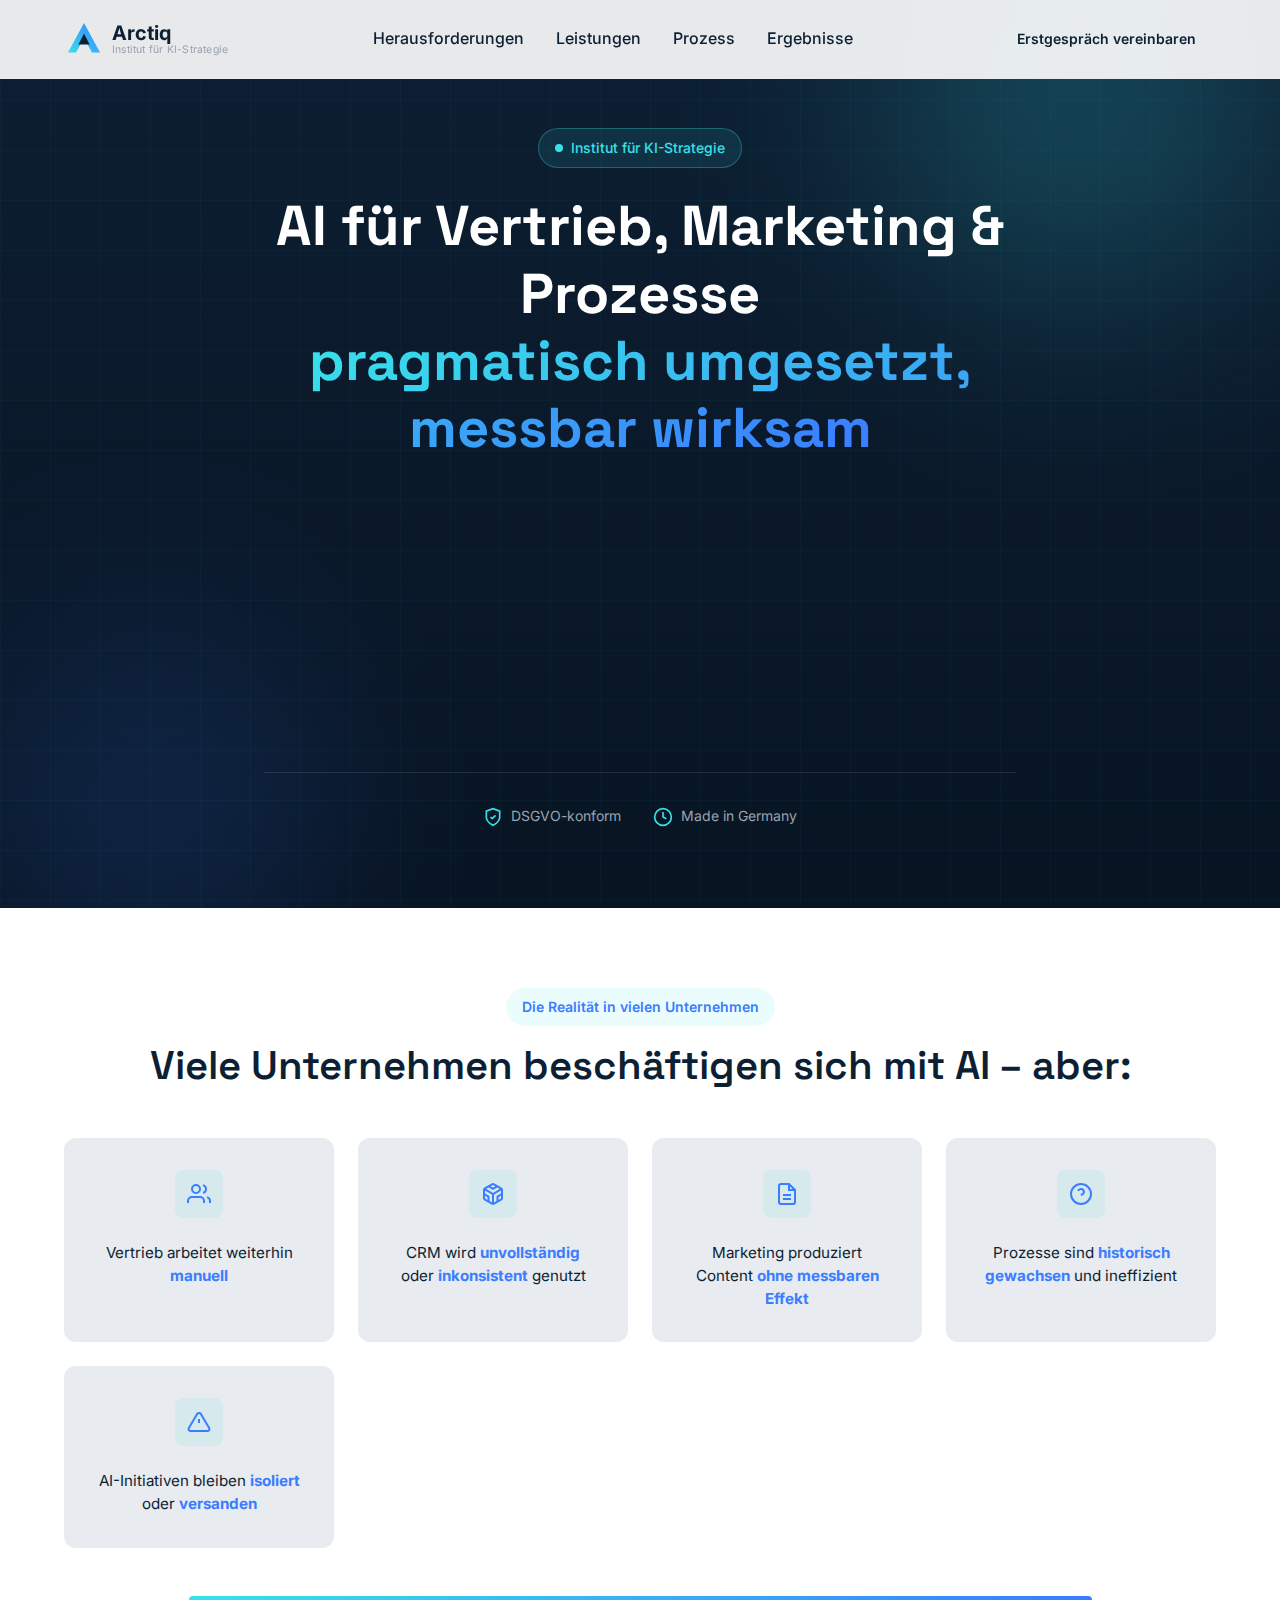
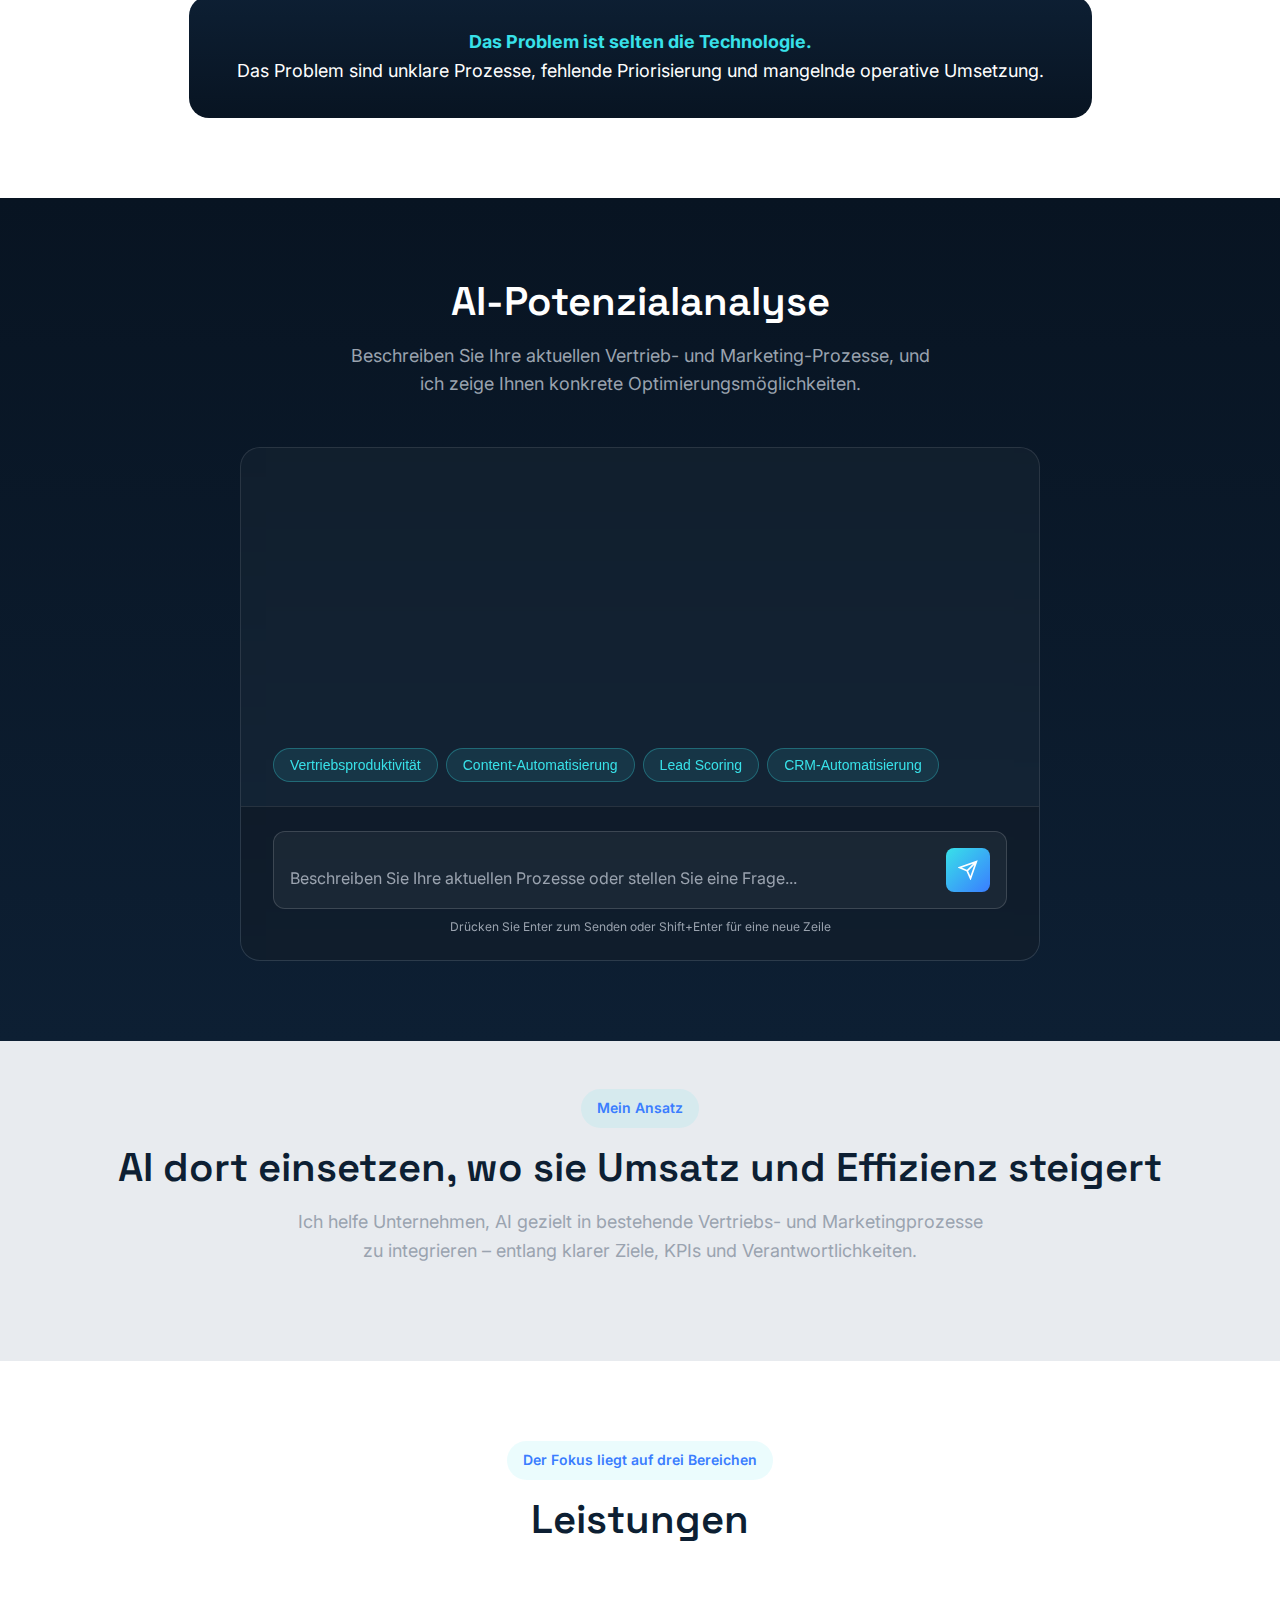
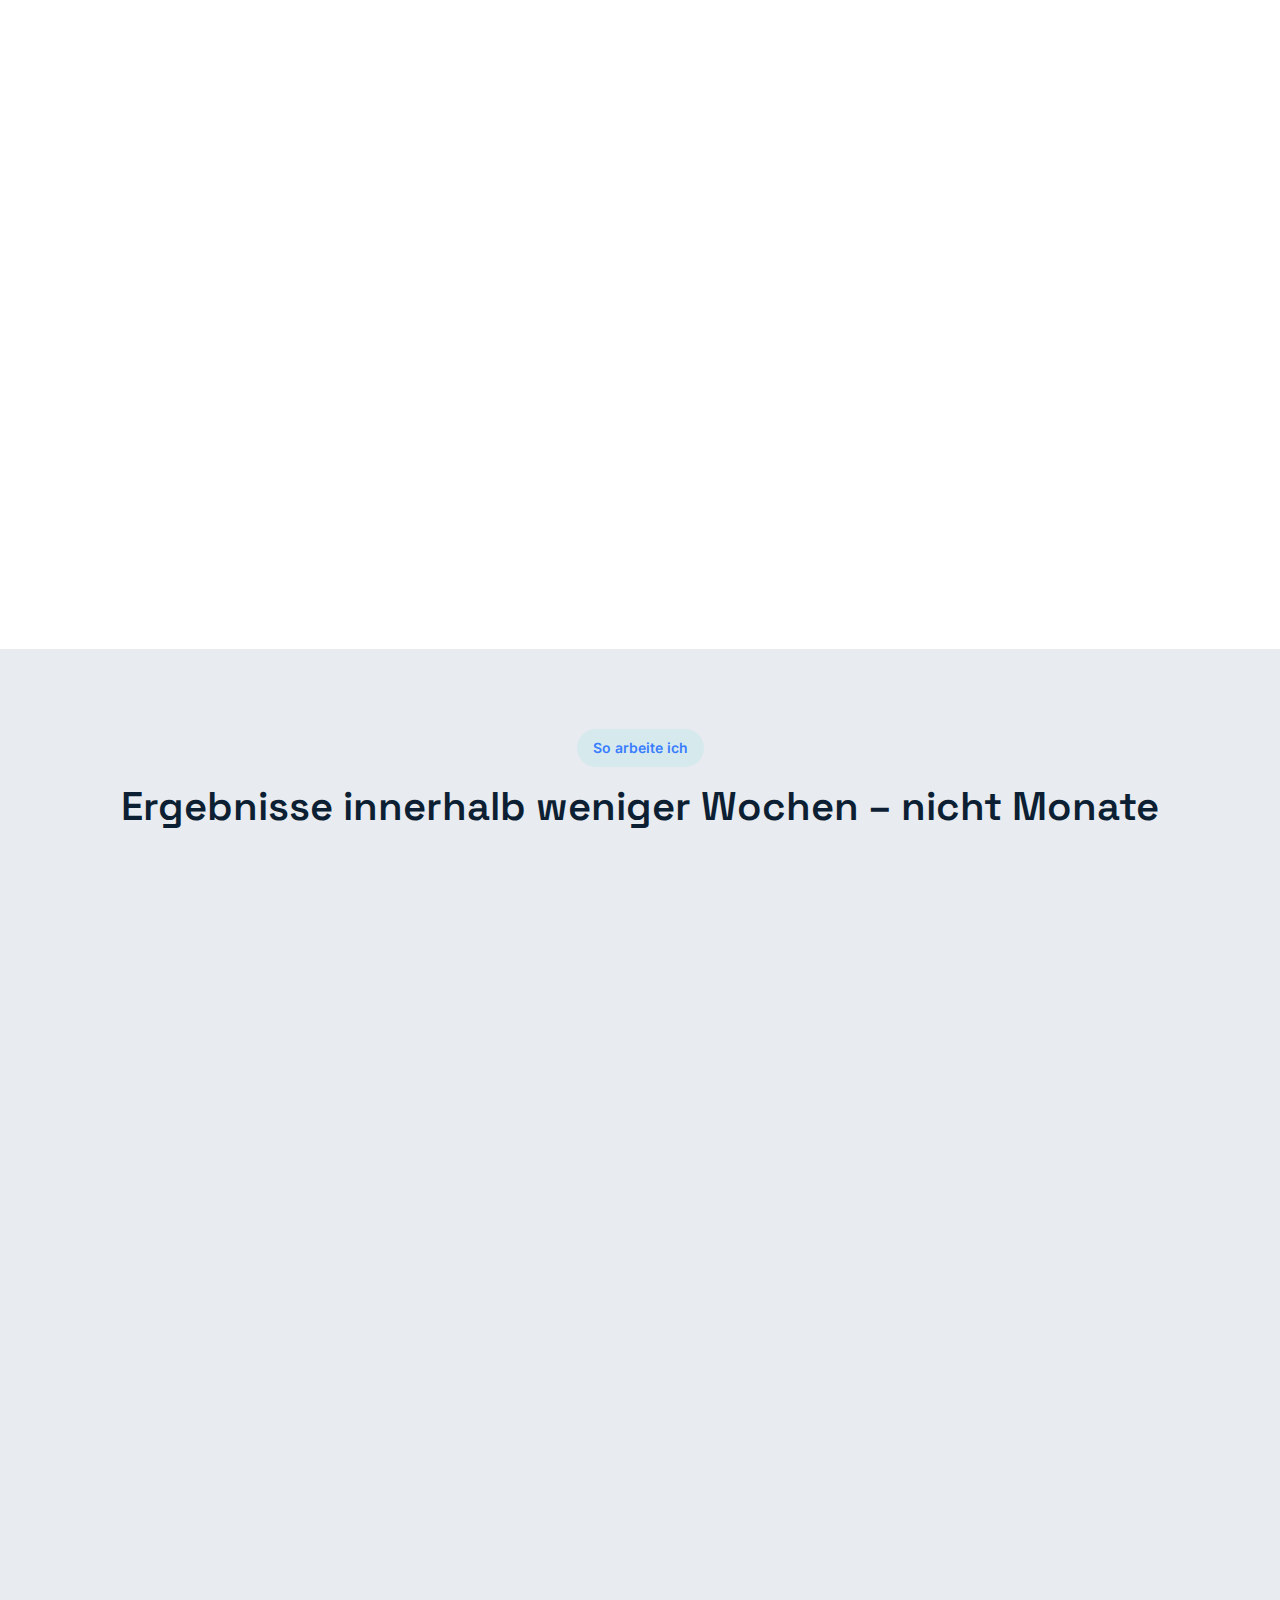
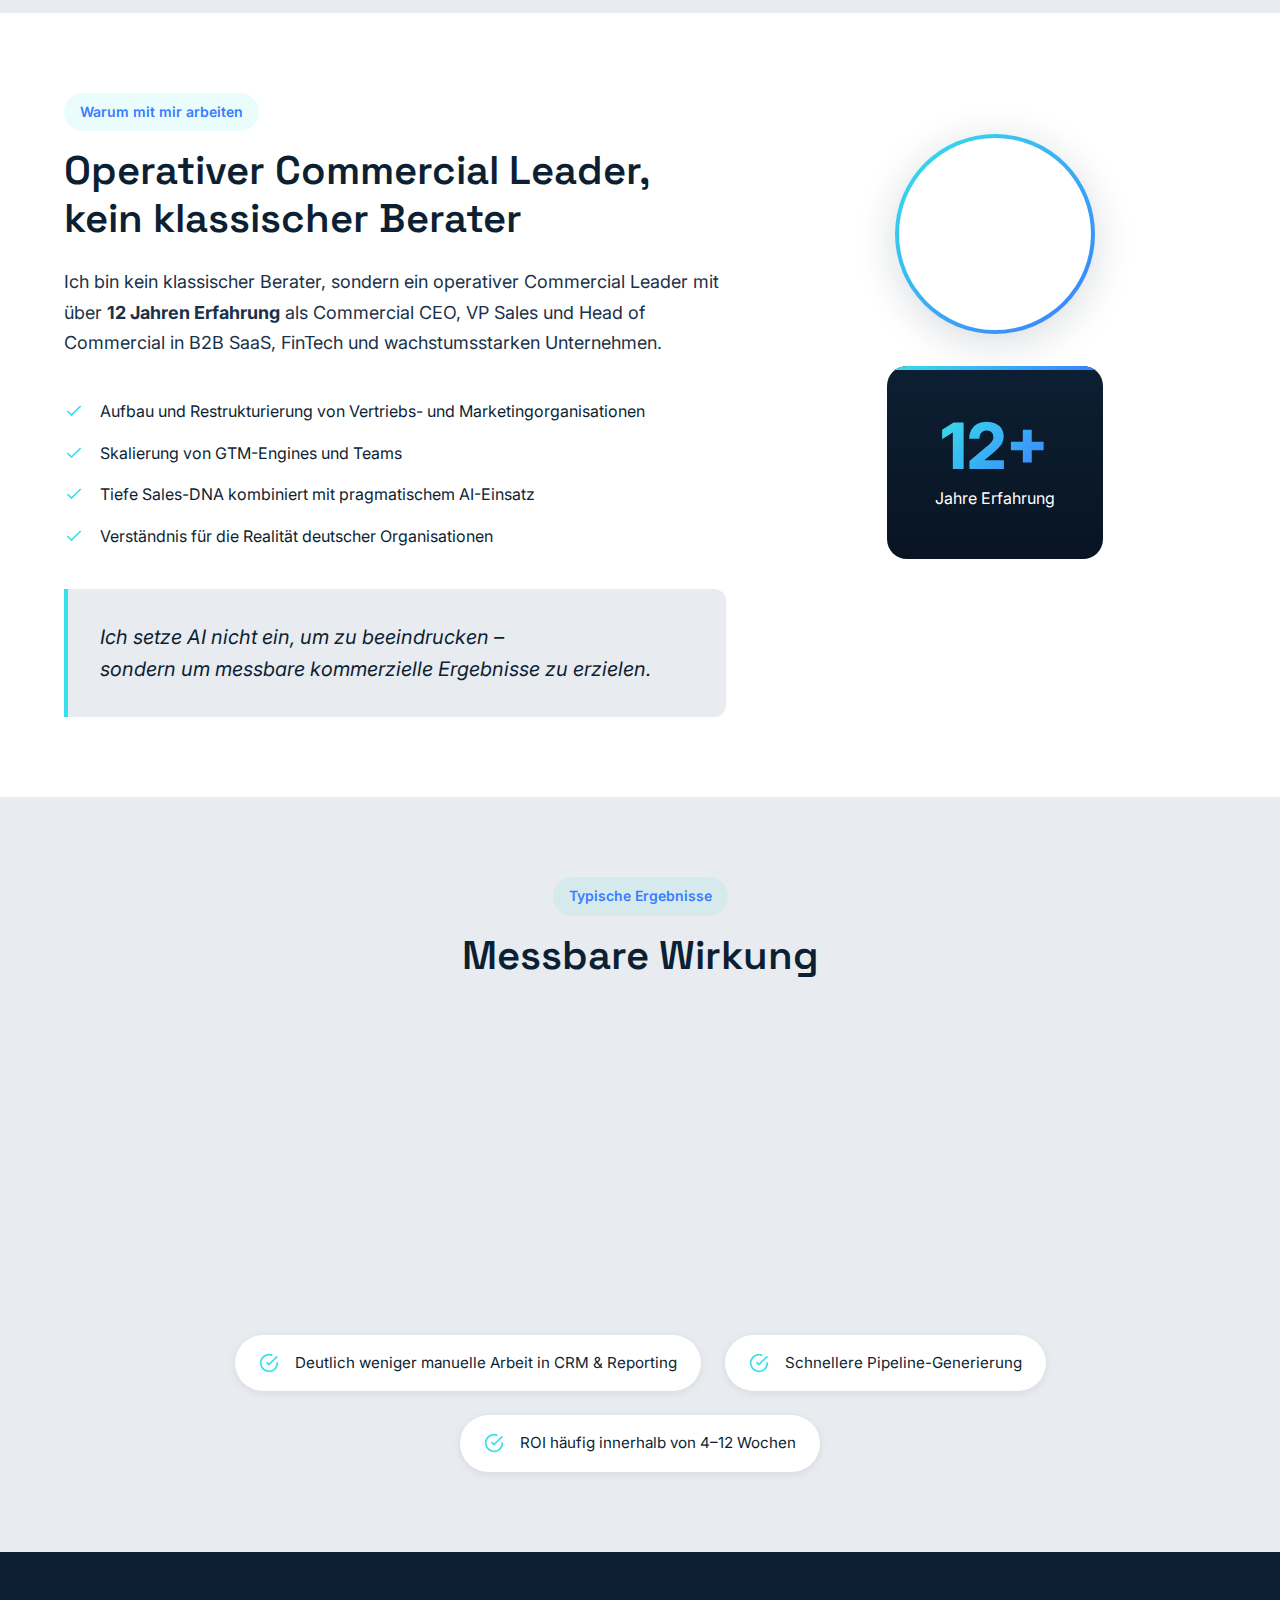
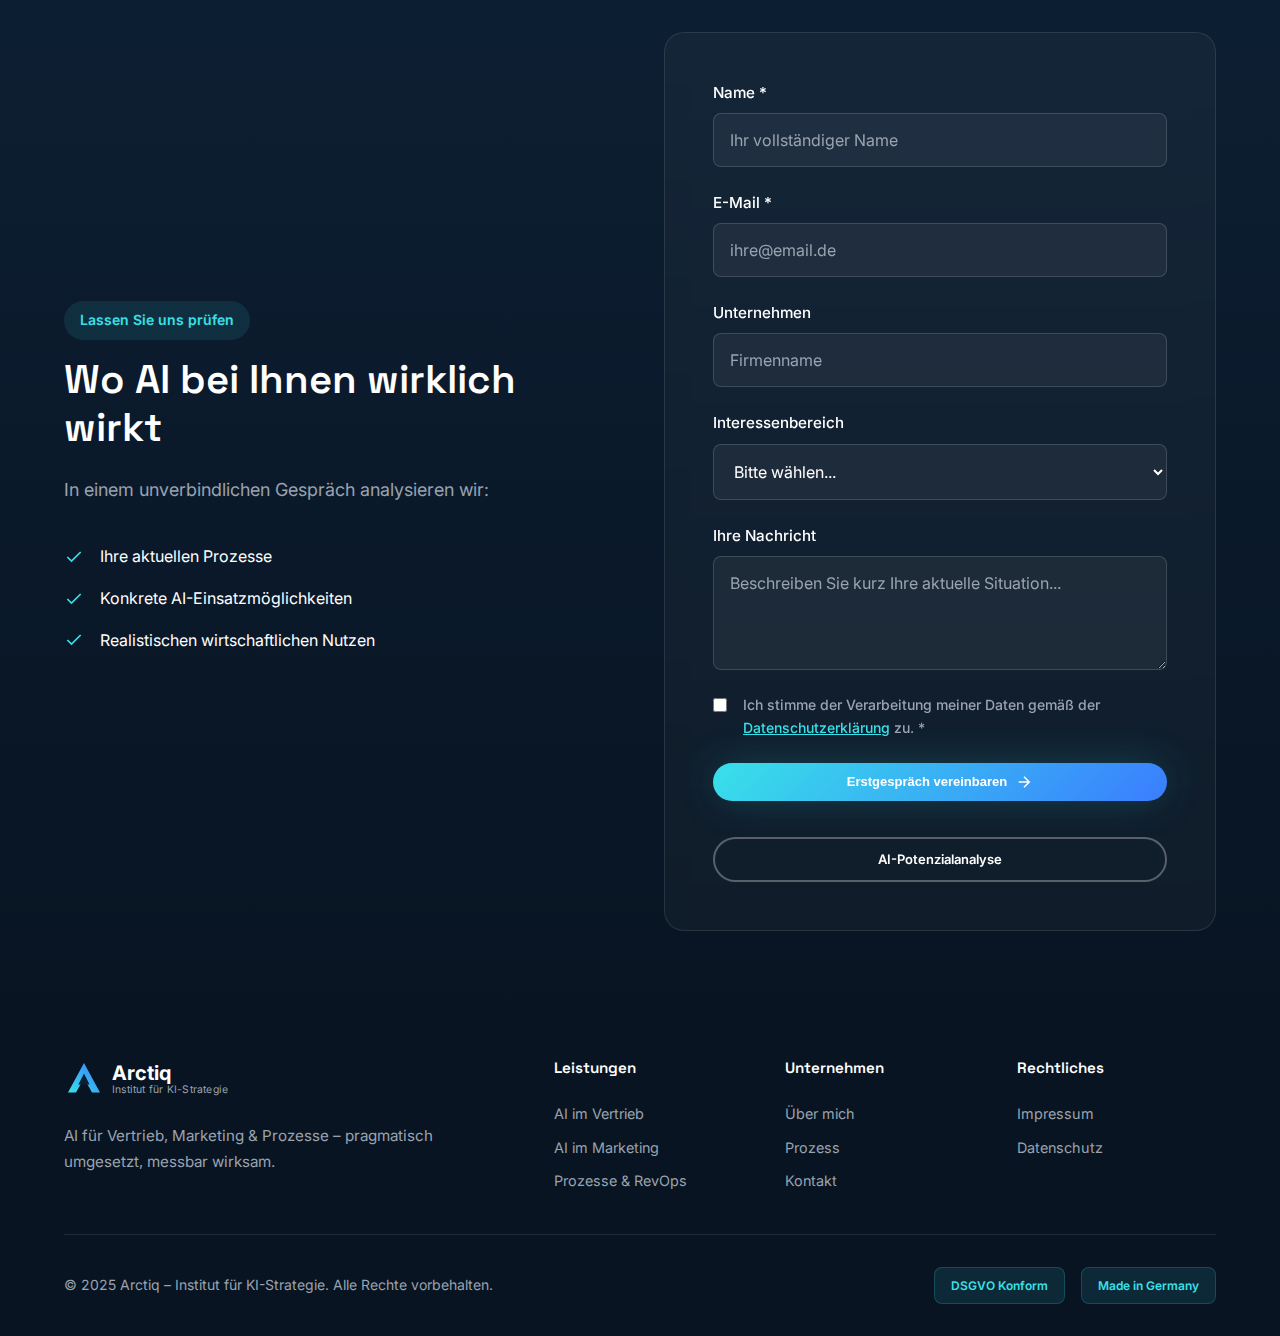
<file: index.html>
<!DOCTYPE html>
<html lang="de">
<head>
    <meta charset="UTF-8">
    <meta name="viewport" content="width=device-width, initial-scale=1.0">
    <meta name="description" content="Arctiq - Institut für KI-Strategie. AI für Vertrieb, Marketing & Prozesse – pragmatisch umgesetzt, messbar wirksam. Mehr Umsatz. Weniger manueller Aufwand. Klarer ROI.">
    <title>Arctiq | Institut für KI-Strategie | AI für Vertrieb & Marketing</title>
    <link rel="preconnect" href="https://fonts.googleapis.com">
    <link rel="preconnect" href="https://fonts.gstatic.com" crossorigin>
    <link href="https://fonts.googleapis.com/css2?family=Inter:wght@300;400;500;600;700;800&family=Space+Grotesk:wght@400;500;600;700&display=swap" rel="stylesheet">
    <link rel="stylesheet" href="styles.css">
</head>
<body>
    <!-- ============================================
         NAVIGATION / KOPFZEILE
         ============================================ -->
    <header class="header">
        <nav class="nav-container">
            <a href="#" class="logo">
                <!-- Arctiq Logo SVG -->
                <svg class="logo-svg" viewBox="0 0 50 50" fill="none" xmlns="http://www.w3.org/2000/svg">
                    <defs>
                        <linearGradient id="logoGradient" x1="0%" y1="100%" x2="100%" y2="0%">
                            <stop offset="0%" stop-color="#38E1E9"/>
                            <stop offset="100%" stop-color="#3A7DFF"/>
                        </linearGradient>
                    </defs>
                    <!-- Mountain/A shape -->
                    <path d="M25 5L45 42H35L25 24L15 42H5L25 5Z" fill="url(#logoGradient)"/>
                    <path d="M25 18L32 32H18L25 18Z" fill="#0D1F33"/>
                </svg>
                <div class="logo-text-group">
                    <span class="logo-text">Arctiq</span>
                    <span class="logo-subtext">Institut für KI-Strategie</span>
                </div>
            </a>
            <ul class="nav-links">
                <li><a href="#probleme">Herausforderungen</a></li>
                <li><a href="leistungen.html">Leistungen</a></li>
                <li><a href="#prozess">Prozess</a></li>
                <li><a href="ergebnisse.html">Ergebnisse</a></li>
            </ul>
            <a href="#kontakt" class="cta-button nav-cta">Erstgespräch vereinbaren</a>
            <button class="mobile-menu-toggle" aria-label="Menü öffnen">
                <span></span>
                <span></span>
                <span></span>
            </button>
        </nav>
    </header>

    <!-- ============================================
         HERO SECTION
         ============================================ -->
    <section class="hero">
        <div class="hero-background">
            <div class="gradient-orb orb-1"></div>
            <div class="gradient-orb orb-2"></div>
            <div class="grid-overlay"></div>
            <!-- Floating Particles -->
            <div class="hero-particles">
                <div class="particle"></div>
                <div class="particle"></div>
                <div class="particle"></div>
                <div class="particle"></div>
                <div class="particle"></div>
                <div class="particle"></div>
                <div class="particle"></div>
                <div class="particle"></div>
            </div>
        </div>
        <div class="hero-content">
            <div class="hero-badge">
                <span class="pulse"></span>
                Institut für KI-Strategie
            </div>
            <h1 class="hero-title">
                AI für Vertrieb, Marketing & Prozesse<br>
                <span class="gradient-text">pragmatisch umgesetzt, messbar wirksam</span>
            </h1>
            <p class="hero-tagline">
                Mehr Umsatz. Weniger manueller Aufwand. Klarer ROI.
            </p>
            <div class="hero-points">
                <div class="hero-point">
                    <span class="point-icon">👉</span>
                    <span>Keine Buzzwords.</span>
                </div>
                <div class="hero-point">
                    <span class="point-icon">👉</span>
                    <span>Keine Tool-Spielereien.</span>
                </div>
                <div class="hero-point">
                    <span class="point-icon">👉</span>
                    <span>Sondern klare Prozesse, messbare Ergebnisse und schnelle Umsetzung.</span>
                </div>
            </div>
            <div class="hero-ctas">
                <a href="#kontakt" class="cta-button primary">
                    Erstgespräch vereinbaren
                    <svg class="arrow-icon" viewBox="0 0 24 24" fill="none" stroke="currentColor" stroke-width="2">
                        <path d="M5 12h14M12 5l7 7-7 7"/>
                    </svg>
                </a>
                <a href="#analyse" class="cta-button secondary">AI-Potenzialanalyse</a>
            </div>
            <div class="trust-badges">
                <div class="trust-badge">
                    <svg viewBox="0 0 24 24" fill="none" stroke="currentColor" stroke-width="2">
                        <path d="M12 22s8-4 8-10V5l-8-3-8 3v7c0 6 8 10 8 10z"/>
                        <path d="M9 12l2 2 4-4"/>
                    </svg>
                    <span>DSGVO-konform</span>
                </div>
                <div class="trust-badge">
                    <svg viewBox="0 0 24 24" fill="none" stroke="currentColor" stroke-width="2">
                        <circle cx="12" cy="12" r="10"/>
                        <path d="M12 6v6l4 2"/>
                    </svg>
                    <span>Made in Germany</span>
                </div>
            </div>
        </div>
        <div class="hero-visual">
            <!-- Large Arctiq Logo Animation -->
            <div class="hero-logo-container">
                <svg class="hero-logo" viewBox="0 0 200 200" fill="none" xmlns="http://www.w3.org/2000/svg">
                    <defs>
                        <linearGradient id="heroLogoGradient" x1="0%" y1="100%" x2="100%" y2="0%">
                            <stop offset="0%" stop-color="#38E1E9"/>
                            <stop offset="100%" stop-color="#3A7DFF"/>
                        </linearGradient>
                        <filter id="glow">
                            <feGaussianBlur stdDeviation="4" result="coloredBlur"/>
                            <feMerge>
                                <feMergeNode in="coloredBlur"/>
                                <feMergeNode in="SourceGraphic"/>
                            </feMerge>
                        </filter>
                    </defs>
                    <!-- Outer triangle/mountain -->
                    <path class="logo-outer" d="M100 20L180 170H140L100 95L60 170H20L100 20Z"
                          fill="url(#heroLogoGradient)" filter="url(#glow)"/>
                    <!-- Inner cutout -->
                    <path class="logo-inner" d="M100 75L125 125H75L100 75Z" fill="#0D1F33"/>
                    <!-- Animated particles -->
                    <circle class="particle p1" cx="100" cy="40" r="3" fill="#38E1E9"/>
                    <circle class="particle p2" cx="60" cy="140" r="2" fill="#3A7DFF"/>
                    <circle class="particle p3" cx="140" cy="140" r="2" fill="#38E1E9"/>
                </svg>
            </div>
        </div>
    </section>

    <!-- ============================================
         PROBLEM SECTION - Die Realität
         ============================================ -->
    <section class="problems" id="probleme">
        <div class="container">
            <div class="section-header">
                <span class="section-badge">Die Realität in vielen Unternehmen</span>
                <h2>Viele Unternehmen beschäftigen sich mit AI – aber:</h2>
            </div>
            <div class="problems-grid">
                <div class="problem-card">
                    <div class="problem-icon">
                        <svg viewBox="0 0 24 24" fill="none" stroke="currentColor" stroke-width="2">
                            <path d="M17 21v-2a4 4 0 0 0-4-4H5a4 4 0 0 0-4 4v2"/>
                            <circle cx="9" cy="7" r="4"/>
                            <path d="M23 21v-2a4 4 0 0 0-3-3.87"/>
                            <path d="M16 3.13a4 4 0 0 1 0 7.75"/>
                        </svg>
                    </div>
                    <p>Vertrieb arbeitet weiterhin <strong>manuell</strong></p>
                </div>
                <div class="problem-card">
                    <div class="problem-icon">
                        <svg viewBox="0 0 24 24" fill="none" stroke="currentColor" stroke-width="2">
                            <path d="M21 16V8a2 2 0 0 0-1-1.73l-7-4a2 2 0 0 0-2 0l-7 4A2 2 0 0 0 3 8v8a2 2 0 0 0 1 1.73l7 4a2 2 0 0 0 2 0l7-4A2 2 0 0 0 21 16z"/>
                            <polyline points="7.5 4.21 12 6.81 16.5 4.21"/>
                            <polyline points="7.5 19.79 7.5 14.6 3 12"/>
                            <polyline points="21 12 16.5 14.6 16.5 19.79"/>
                            <polyline points="3.27 6.96 12 12.01 20.73 6.96"/>
                            <line x1="12" y1="22.08" x2="12" y2="12"/>
                        </svg>
                    </div>
                    <p>CRM wird <strong>unvollständig</strong> oder <strong>inkonsistent</strong> genutzt</p>
                </div>
                <div class="problem-card">
                    <div class="problem-icon">
                        <svg viewBox="0 0 24 24" fill="none" stroke="currentColor" stroke-width="2">
                            <path d="M14 2H6a2 2 0 0 0-2 2v16a2 2 0 0 0 2 2h12a2 2 0 0 0 2-2V8z"/>
                            <polyline points="14 2 14 8 20 8"/>
                            <line x1="16" y1="13" x2="8" y2="13"/>
                            <line x1="16" y1="17" x2="8" y2="17"/>
                        </svg>
                    </div>
                    <p>Marketing produziert Content <strong>ohne messbaren Effekt</strong></p>
                </div>
                <div class="problem-card">
                    <div class="problem-icon">
                        <svg viewBox="0 0 24 24" fill="none" stroke="currentColor" stroke-width="2">
                            <circle cx="12" cy="12" r="10"/>
                            <path d="M9.09 9a3 3 0 0 1 5.83 1c0 2-3 3-3 3"/>
                            <line x1="12" y1="17" x2="12.01" y2="17"/>
                        </svg>
                    </div>
                    <p>Prozesse sind <strong>historisch gewachsen</strong> und ineffizient</p>
                </div>
                <div class="problem-card">
                    <div class="problem-icon">
                        <svg viewBox="0 0 24 24" fill="none" stroke="currentColor" stroke-width="2">
                            <path d="M10.29 3.86L1.82 18a2 2 0 0 0 1.71 3h16.94a2 2 0 0 0 1.71-3L13.71 3.86a2 2 0 0 0-3.42 0z"/>
                            <line x1="12" y1="9" x2="12" y2="13"/>
                            <line x1="12" y1="17" x2="12.01" y2="17"/>
                        </svg>
                    </div>
                    <p>AI-Initiativen bleiben <strong>isoliert</strong> oder <strong>versanden</strong></p>
                </div>
            </div>
            <div class="problem-conclusion">
                <div class="conclusion-box">
                    <p class="conclusion-text">
                        <strong>Das Problem ist selten die Technologie.</strong><br>
                        Das Problem sind unklare Prozesse, fehlende Priorisierung und mangelnde operative Umsetzung.
                    </p>
                </div>
            </div>
        </div>
    </section>

    <!-- ============================================
         CHATBOT / DYNAMISCHES EINGABEFELD
         ============================================ -->
    <section class="chatbot-section" id="analyse">
        <div class="container">
            <div class="section-header">
                <h2>AI-Potenzialanalyse</h2>
                <p>Beschreiben Sie Ihre aktuellen Vertrieb- und Marketing-Prozesse, und ich zeige Ihnen konkrete Optimierungsmöglichkeiten.</p>
            </div>
            <div class="chatbot-container">
                <div class="chatbot-messages" id="chatMessages">
                    <div class="message bot-message">
                        <div class="message-avatar">
                            <svg viewBox="0 0 40 40" fill="none">
                                <defs>
                                    <linearGradient id="avatarGrad" x1="0%" y1="100%" x2="100%" y2="0%">
                                        <stop offset="0%" stop-color="#38E1E9"/>
                                        <stop offset="100%" stop-color="#3A7DFF"/>
                                    </linearGradient>
                                </defs>
                                <path d="M20 5L36 32H28L20 18L12 32H4L20 5Z" fill="url(#avatarGrad)"/>
                                <path d="M20 14L24 22H16L20 14Z" fill="#0D1F33"/>
                            </svg>
                        </div>
                        <div class="message-content">
                            <p>Willkommen bei Arctiq! Ich helfe Ihnen, AI-Potenziale in Ihrem Unternehmen zu identifizieren.</p>
                            <p>Erzählen Sie mir: Wie generieren Sie aktuell Leads? Wie sieht Ihr Vertriebsprozess aus?</p>
                        </div>
                    </div>
                </div>
                <div class="chatbot-suggestions">
                    <button class="suggestion-chip" data-prompt="Wie kann AI meinen Vertrieb produktiver machen?">
                        Vertriebsproduktivität
                    </button>
                    <button class="suggestion-chip" data-prompt="Wie automatisiere ich mein Content-Marketing mit AI?">
                        Content-Automatisierung
                    </button>
                    <button class="suggestion-chip" data-prompt="Wie verbessere ich mein Lead Scoring mit AI?">
                        Lead Scoring
                    </button>
                    <button class="suggestion-chip" data-prompt="Wie reduziere ich manuelle Arbeit in CRM und Reporting?">
                        CRM-Automatisierung
                    </button>
                </div>
                <form class="chatbot-input-form" id="chatForm">
                    <div class="input-wrapper">
                        <textarea
                            id="userInput"
                            placeholder="Beschreiben Sie Ihre aktuellen Prozesse oder stellen Sie eine Frage..."
                            rows="1"
                            aria-label="Ihre Nachricht"
                        ></textarea>
                        <button type="submit" class="send-button" aria-label="Nachricht senden">
                            <svg viewBox="0 0 24 24" fill="none" stroke="currentColor" stroke-width="2">
                                <path d="M22 2L11 13M22 2l-7 20-4-9-9-4 20-7z"/>
                            </svg>
                        </button>
                    </div>
                    <p class="input-hint">Drücken Sie Enter zum Senden oder Shift+Enter für eine neue Zeile</p>
                </form>
            </div>
        </div>
    </section>

    <!-- ============================================
         APPROACH SECTION - Mein Ansatz
         ============================================ -->
    <section class="approach" id="ansatz">
        <div class="container">
            <div class="section-header">
                <span class="section-badge">Mein Ansatz</span>
                <h2>AI dort einsetzen, wo sie Umsatz und Effizienz steigert</h2>
                <p>Ich helfe Unternehmen, AI gezielt in bestehende Vertriebs- und Marketingprozesse zu integrieren – entlang klarer Ziele, KPIs und Verantwortlichkeiten.</p>
            </div>
        </div>
    </section>

    <!-- ============================================
         LEISTUNGEN / SERVICES
         ============================================ -->
    <section class="services" id="leistungen">
        <div class="container">
            <div class="section-header">
                <span class="section-badge">Der Fokus liegt auf drei Bereichen</span>
                <h2>Leistungen</h2>
            </div>
            <div class="services-grid">
                <!-- Service 1: AI im Vertrieb -->
                <div class="service-card">
                    <div class="service-icon">
                        <svg viewBox="0 0 48 48" fill="none">
                            <circle cx="24" cy="24" r="20" stroke="url(#grad1)" stroke-width="2"/>
                            <path d="M16 28l6-6 4 4 8-8" stroke="url(#grad1)" stroke-width="2" stroke-linecap="round" stroke-linejoin="round"/>
                            <defs>
                                <linearGradient id="grad1" x1="0%" y1="0%" x2="100%" y2="100%">
                                    <stop offset="0%" stop-color="#38E1E9"/>
                                    <stop offset="100%" stop-color="#3A7DFF"/>
                                </linearGradient>
                            </defs>
                        </svg>
                    </div>
                    <h3>AI im Vertrieb</h3>
                    <ul class="service-features">
                        <li>AI-gestütztes Lead Scoring & Priorisierung</li>
                        <li>Automatisierte Outbound- und Follow-up-Prozesse</li>
                        <li>Pipeline-Transparenz & Forecasting</li>
                        <li>Entlastung von SDRs und AEs</li>
                    </ul>
                    <div class="service-result">
                        <strong>Ergebnis:</strong> höhere Produktivität, bessere Abschlussquoten, planbarere Umsätze
                    </div>
                    <a href="leistungen.html#sales-engine" class="service-link">
                        Mehr erfahren
                        <svg viewBox="0 0 24 24" fill="none" stroke="currentColor" stroke-width="2">
                            <path d="M5 12h14M12 5l7 7-7 7"/>
                        </svg>
                    </a>
                </div>

                <!-- Service 2: AI im Marketing -->
                <div class="service-card featured">
                    <div class="featured-badge">Beliebt</div>
                    <div class="service-icon">
                        <svg viewBox="0 0 48 48" fill="none">
                            <rect x="8" y="8" width="32" height="32" rx="4" stroke="url(#grad2)" stroke-width="2"/>
                            <path d="M16 24h16M24 16v16" stroke="url(#grad2)" stroke-width="2" stroke-linecap="round"/>
                            <defs>
                                <linearGradient id="grad2" x1="0%" y1="0%" x2="100%" y2="100%">
                                    <stop offset="0%" stop-color="#38E1E9"/>
                                    <stop offset="100%" stop-color="#3A7DFF"/>
                                </linearGradient>
                            </defs>
                        </svg>
                    </div>
                    <h3>AI im Marketing</h3>
                    <ul class="service-features">
                        <li>Automatisierte Content-Erstellung (SEO, Ads, E-Mail, Social)</li>
                        <li>Konsistentes Messaging entlang der Customer Journey</li>
                        <li>AI-gestützte Kampagnen- und Performance-Optimierung</li>
                    </ul>
                    <div class="service-result">
                        <strong>Ergebnis:</strong> mehr qualifizierte Leads bei deutlich geringerem manuellen Aufwand
                    </div>
                    <a href="leistungen.html#marketing-factory" class="service-link">
                        Mehr erfahren
                        <svg viewBox="0 0 24 24" fill="none" stroke="currentColor" stroke-width="2">
                            <path d="M5 12h14M12 5l7 7-7 7"/>
                        </svg>
                    </a>
                </div>

                <!-- Service 3: AI-gestützte Prozesse & RevOps -->
                <div class="service-card">
                    <div class="service-icon">
                        <svg viewBox="0 0 48 48" fill="none">
                            <path d="M24 4v8M24 36v8M4 24h8M36 24h8M8.93 8.93l5.66 5.66M33.41 33.41l5.66 5.66M8.93 39.07l5.66-5.66M33.41 14.59l5.66-5.66" stroke="url(#grad3)" stroke-width="2" stroke-linecap="round"/>
                            <circle cx="24" cy="24" r="8" stroke="url(#grad3)" stroke-width="2"/>
                            <defs>
                                <linearGradient id="grad3" x1="0%" y1="0%" x2="100%" y2="100%">
                                    <stop offset="0%" stop-color="#38E1E9"/>
                                    <stop offset="100%" stop-color="#3A7DFF"/>
                                </linearGradient>
                            </defs>
                        </svg>
                    </div>
                    <h3>AI-gestützte Prozesse & RevOps</h3>
                    <ul class="service-features">
                        <li>CRM- und Workflow-Automatisierung</li>
                        <li>KPI-Dashboards für Management und Vertrieb</li>
                        <li>Reduktion von administrativer Arbeit und Reibungsverlusten</li>
                    </ul>
                    <div class="service-result">
                        <strong>Ergebnis:</strong> bessere Steuerung, höhere Transparenz, weniger operative Komplexität
                    </div>
                    <a href="leistungen.html#revops" class="service-link">
                        Mehr erfahren
                        <svg viewBox="0 0 24 24" fill="none" stroke="currentColor" stroke-width="2">
                            <path d="M5 12h14M12 5l7 7-7 7"/>
                        </svg>
                    </a>
                </div>
            </div>
        </div>
    </section>

    <!-- ============================================
         PROZESS / HOW IT WORKS
         ============================================ -->
    <section class="process" id="prozess">
        <div class="container">
            <div class="section-header">
                <span class="section-badge">So arbeite ich</span>
                <h2>Ergebnisse innerhalb weniger Wochen – nicht Monate</h2>
            </div>
            <div class="process-timeline">
                <div class="process-step">
                    <div class="step-number">01</div>
                    <div class="step-content">
                        <h3>Analyse</h3>
                        <p>Verständnis Ihrer bestehenden Vertriebs-, Marketing- und Prozesslandschaft</p>
                    </div>
                    <div class="step-icon">
                        <svg viewBox="0 0 32 32" fill="none">
                            <circle cx="14" cy="14" r="10" stroke="currentColor" stroke-width="2"/>
                            <path d="M22 22l6 6" stroke="currentColor" stroke-width="2" stroke-linecap="round"/>
                        </svg>
                    </div>
                </div>
                <div class="process-connector"></div>
                <div class="process-step">
                    <div class="step-number">02</div>
                    <div class="step-content">
                        <h3>Priorisierung</h3>
                        <p>Identifikation der AI-Hebel mit dem schnellsten und höchsten ROI</p>
                    </div>
                    <div class="step-icon">
                        <svg viewBox="0 0 32 32" fill="none">
                            <path d="M4 24l8-8 6 6 10-14" stroke="currentColor" stroke-width="2" stroke-linecap="round" stroke-linejoin="round"/>
                        </svg>
                    </div>
                </div>
                <div class="process-connector"></div>
                <div class="process-step">
                    <div class="step-number">03</div>
                    <div class="step-content">
                        <h3>Umsetzung</h3>
                        <p>Konkrete Workflows, Automatisierungen und Enablement</p>
                    </div>
                    <div class="step-icon">
                        <svg viewBox="0 0 32 32" fill="none">
                            <rect x="4" y="4" width="24" height="24" rx="2" stroke="currentColor" stroke-width="2"/>
                            <path d="M10 16l4 4 8-8" stroke="currentColor" stroke-width="2" stroke-linecap="round" stroke-linejoin="round"/>
                        </svg>
                    </div>
                </div>
                <div class="process-connector"></div>
                <div class="process-step">
                    <div class="step-number">04</div>
                    <div class="step-content">
                        <h3>Verankerung</h3>
                        <p>Adoption im Team, klare KPIs und operative Steuerung</p>
                    </div>
                    <div class="step-icon">
                        <svg viewBox="0 0 32 32" fill="none">
                            <path d="M16 4v4M16 24v4M4 16h4M24 16h4" stroke="currentColor" stroke-width="2" stroke-linecap="round"/>
                            <circle cx="16" cy="16" r="6" stroke="currentColor" stroke-width="2"/>
                        </svg>
                    </div>
                </div>
            </div>
        </div>
    </section>

    <!-- ============================================
         WARUM MIT MIR ARBEITEN
         ============================================ -->
    <section class="about" id="ueber">
        <div class="container">
            <div class="about-wrapper">
                <div class="about-content">
                    <span class="section-badge">Warum mit mir arbeiten</span>
                    <h2>Operativer Commercial Leader, kein klassischer Berater</h2>
                    <p class="about-intro">
                        Ich bin kein klassischer Berater, sondern ein operativer Commercial Leader mit über <strong>12 Jahren Erfahrung</strong> als Commercial CEO, VP Sales und Head of Commercial in B2B SaaS, FinTech und wachstumsstarken Unternehmen.
                    </p>
                    <ul class="about-list">
                        <li>
                            <svg viewBox="0 0 24 24" fill="none" stroke="currentColor" stroke-width="2">
                                <path d="M20 6L9 17l-5-5"/>
                            </svg>
                            Aufbau und Restrukturierung von Vertriebs- und Marketingorganisationen
                        </li>
                        <li>
                            <svg viewBox="0 0 24 24" fill="none" stroke="currentColor" stroke-width="2">
                                <path d="M20 6L9 17l-5-5"/>
                            </svg>
                            Skalierung von GTM-Engines und Teams
                        </li>
                        <li>
                            <svg viewBox="0 0 24 24" fill="none" stroke="currentColor" stroke-width="2">
                                <path d="M20 6L9 17l-5-5"/>
                            </svg>
                            Tiefe Sales-DNA kombiniert mit pragmatischem AI-Einsatz
                        </li>
                        <li>
                            <svg viewBox="0 0 24 24" fill="none" stroke="currentColor" stroke-width="2">
                                <path d="M20 6L9 17l-5-5"/>
                            </svg>
                            Verständnis für die Realität deutscher Organisationen
                        </li>
                    </ul>
                    <blockquote class="about-quote">
                        Ich setze AI nicht ein, um zu beeindrucken –<br>
                        sondern um messbare kommerzielle Ergebnisse zu erzielen.
                    </blockquote>
                </div>
                <div class="about-visual">
                    <div class="profile-photo">
                        <img src="Frank_picture.jpg" alt="Profilbild" loading="lazy">
                    </div>
                    <div class="experience-badge">
                        <span class="exp-number">12+</span>
                        <span class="exp-label">Jahre Erfahrung</span>
                    </div>
                    <div class="role-tags">
                        <span class="role-tag">Commercial CEO</span>
                        <span class="role-tag">VP Sales</span>
                        <span class="role-tag">Head of Commercial</span>
                        <span class="role-tag">B2B SaaS</span>
                        <span class="role-tag">FinTech</span>
                    </div>
                </div>
            </div>
        </div>
    </section>

    <!-- ============================================
         ERGEBNISSE / RESULTS
         ============================================ -->
    <section class="results" id="ergebnisse">
        <div class="container">
            <div class="section-header">
                <span class="section-badge">Typische Ergebnisse</span>
                <h2>Messbare Wirkung</h2>
            </div>
            <div class="stats-grid">
                <div class="stat-card">
                    <div class="stat-number">
                        +<span class="counter" data-target="20">0</span>–40%
                    </div>
                    <p class="stat-label">Höhere Vertriebsproduktivität</p>
                </div>
                <div class="stat-card">
                    <div class="stat-number">
                        <span class="counter" data-target="5">0</span>–10×
                    </div>
                    <p class="stat-label">Mehr Content-Output im Marketing</p>
                </div>
                <div class="stat-card">
                    <div class="stat-number">
                        <span class="counter" data-target="4">0</span>–12
                    </div>
                    <p class="stat-label">Wochen bis ROI</p>
                </div>
            </div>
            <div class="results-list">
                <div class="result-item">
                    <svg viewBox="0 0 24 24" fill="none" stroke="currentColor" stroke-width="2">
                        <path d="M22 11.08V12a10 10 0 1 1-5.93-9.14"/>
                        <polyline points="22 4 12 14.01 9 11.01"/>
                    </svg>
                    <span>Deutlich weniger manuelle Arbeit in CRM & Reporting</span>
                </div>
                <div class="result-item">
                    <svg viewBox="0 0 24 24" fill="none" stroke="currentColor" stroke-width="2">
                        <path d="M22 11.08V12a10 10 0 1 1-5.93-9.14"/>
                        <polyline points="22 4 12 14.01 9 11.01"/>
                    </svg>
                    <span>Schnellere Pipeline-Generierung</span>
                </div>
                <div class="result-item">
                    <svg viewBox="0 0 24 24" fill="none" stroke="currentColor" stroke-width="2">
                        <path d="M22 11.08V12a10 10 0 1 1-5.93-9.14"/>
                        <polyline points="22 4 12 14.01 9 11.01"/>
                    </svg>
                    <span>ROI häufig innerhalb von 4–12 Wochen</span>
                </div>
            </div>
        </div>
    </section>

    <!-- ============================================
         KONTAKT / CTA SECTION
         ============================================ -->
    <section class="contact" id="kontakt">
        <div class="container">
            <div class="contact-wrapper">
                <div class="contact-content">
                    <span class="section-badge">Lassen Sie uns prüfen</span>
                    <h2>Wo AI bei Ihnen wirklich wirkt</h2>
                    <p>In einem unverbindlichen Gespräch analysieren wir:</p>
                    <ul class="contact-benefits">
                        <li>
                            <svg viewBox="0 0 24 24" fill="none" stroke="currentColor" stroke-width="2">
                                <path d="M20 6L9 17l-5-5"/>
                            </svg>
                            Ihre aktuellen Prozesse
                        </li>
                        <li>
                            <svg viewBox="0 0 24 24" fill="none" stroke="currentColor" stroke-width="2">
                                <path d="M20 6L9 17l-5-5"/>
                            </svg>
                            Konkrete AI-Einsatzmöglichkeiten
                        </li>
                        <li>
                            <svg viewBox="0 0 24 24" fill="none" stroke="currentColor" stroke-width="2">
                                <path d="M20 6L9 17l-5-5"/>
                            </svg>
                            Realistischen wirtschaftlichen Nutzen
                        </li>
                    </ul>
                </div>
                <div class="contact-form-wrapper">
                    <form class="contact-form" id="contactForm">
                        <div class="form-group">
                            <label for="name">Name *</label>
                            <input type="text" id="name" name="name" required placeholder="Ihr vollständiger Name">
                        </div>
                        <div class="form-group">
                            <label for="email">E-Mail *</label>
                            <input type="email" id="email" name="email" required placeholder="ihre@email.de">
                        </div>
                        <div class="form-group">
                            <label for="company">Unternehmen</label>
                            <input type="text" id="company" name="company" placeholder="Firmenname">
                        </div>
                        <div class="form-group">
                            <label for="interest">Interessenbereich</label>
                            <select id="interest" name="interest">
                                <option value="">Bitte wählen...</option>
                                <option value="vertrieb">AI im Vertrieb</option>
                                <option value="marketing">AI im Marketing</option>
                                <option value="revops">AI-gestützte Prozesse & RevOps</option>
                                <option value="all">Alle Bereiche</option>
                            </select>
                        </div>
                        <div class="form-group">
                            <label for="message">Ihre Nachricht</label>
                            <textarea id="message" name="message" rows="4" placeholder="Beschreiben Sie kurz Ihre aktuelle Situation..."></textarea>
                        </div>
                        <div class="form-group checkbox-group">
                            <input type="checkbox" id="privacy" name="privacy" required>
                            <label for="privacy">
                                Ich stimme der Verarbeitung meiner Daten gemäß der
                                <a href="datenschutz.html">Datenschutzerklärung</a> zu. *
                            </label>
                        </div>
                        <button type="submit" class="cta-button primary full-width compact">
                            Erstgespräch vereinbaren
                            <svg class="arrow-icon" viewBox="0 0 24 24" fill="none" stroke="currentColor" stroke-width="2">
                                <path d="M5 12h14M12 5l7 7-7 7"/>
                            </svg>
                        </button>
                        <a href="#analyse" class="cta-button secondary full-width compact" style="margin-top: 0.75rem;">
                            AI-Potenzialanalyse
                        </a>
                    </form>
                </div>
            </div>
        </div>
    </section>

    <!-- ============================================
         FOOTER
         ============================================ -->
    <footer class="footer">
        <div class="container">
            <div class="footer-main">
                <div class="footer-brand">
                    <a href="#" class="logo">
                        <svg class="logo-svg" viewBox="0 0 50 50" fill="none" xmlns="http://www.w3.org/2000/svg">
                            <defs>
                                <linearGradient id="footerLogoGrad" x1="0%" y1="100%" x2="100%" y2="0%">
                                    <stop offset="0%" stop-color="#38E1E9"/>
                                    <stop offset="100%" stop-color="#3A7DFF"/>
                                </linearGradient>
                            </defs>
                            <path d="M25 5L45 42H35L25 24L15 42H5L25 5Z" fill="url(#footerLogoGrad)"/>
                            <path d="M25 18L32 32H18L25 18Z" fill="#0D1F33"/>
                        </svg>
                        <div class="logo-text-group">
                            <span class="logo-text">Arctiq</span>
                            <span class="logo-subtext">Institut für KI-Strategie</span>
                        </div>
                    </a>
                    <p>AI für Vertrieb, Marketing & Prozesse – pragmatisch umgesetzt, messbar wirksam.</p>
                </div>
                <div class="footer-links">
                    <div class="footer-column">
                        <h4>Leistungen</h4>
                        <ul>
                            <li><a href="#leistungen">AI im Vertrieb</a></li>
                            <li><a href="#leistungen">AI im Marketing</a></li>
                            <li><a href="#leistungen">Prozesse & RevOps</a></li>
                        </ul>
                    </div>
                    <div class="footer-column">
                        <h4>Unternehmen</h4>
                        <ul>
                            <li><a href="#ueber">Über mich</a></li>
                            <li><a href="#prozess">Prozess</a></li>
                            <li><a href="kontakt.html">Kontakt</a></li>
                        </ul>
                    </div>
                    <div class="footer-column">
                        <h4>Rechtliches</h4>
                        <ul>
                            <li><a href="impressum.html">Impressum</a></li>
                            <li><a href="datenschutz.html">Datenschutz</a></li>
                        </ul>
                    </div>
                </div>
            </div>
            <div class="footer-bottom">
                <p>&copy; 2025 Arctiq – Institut für KI-Strategie. Alle Rechte vorbehalten.</p>
                <div class="footer-badges">
                    <span class="badge">DSGVO Konform</span>
                    <span class="badge">Made in Germany</span>
                </div>
            </div>
        </div>
    </footer>

    <script src="script.js"></script>
</body>
</html>
</file>
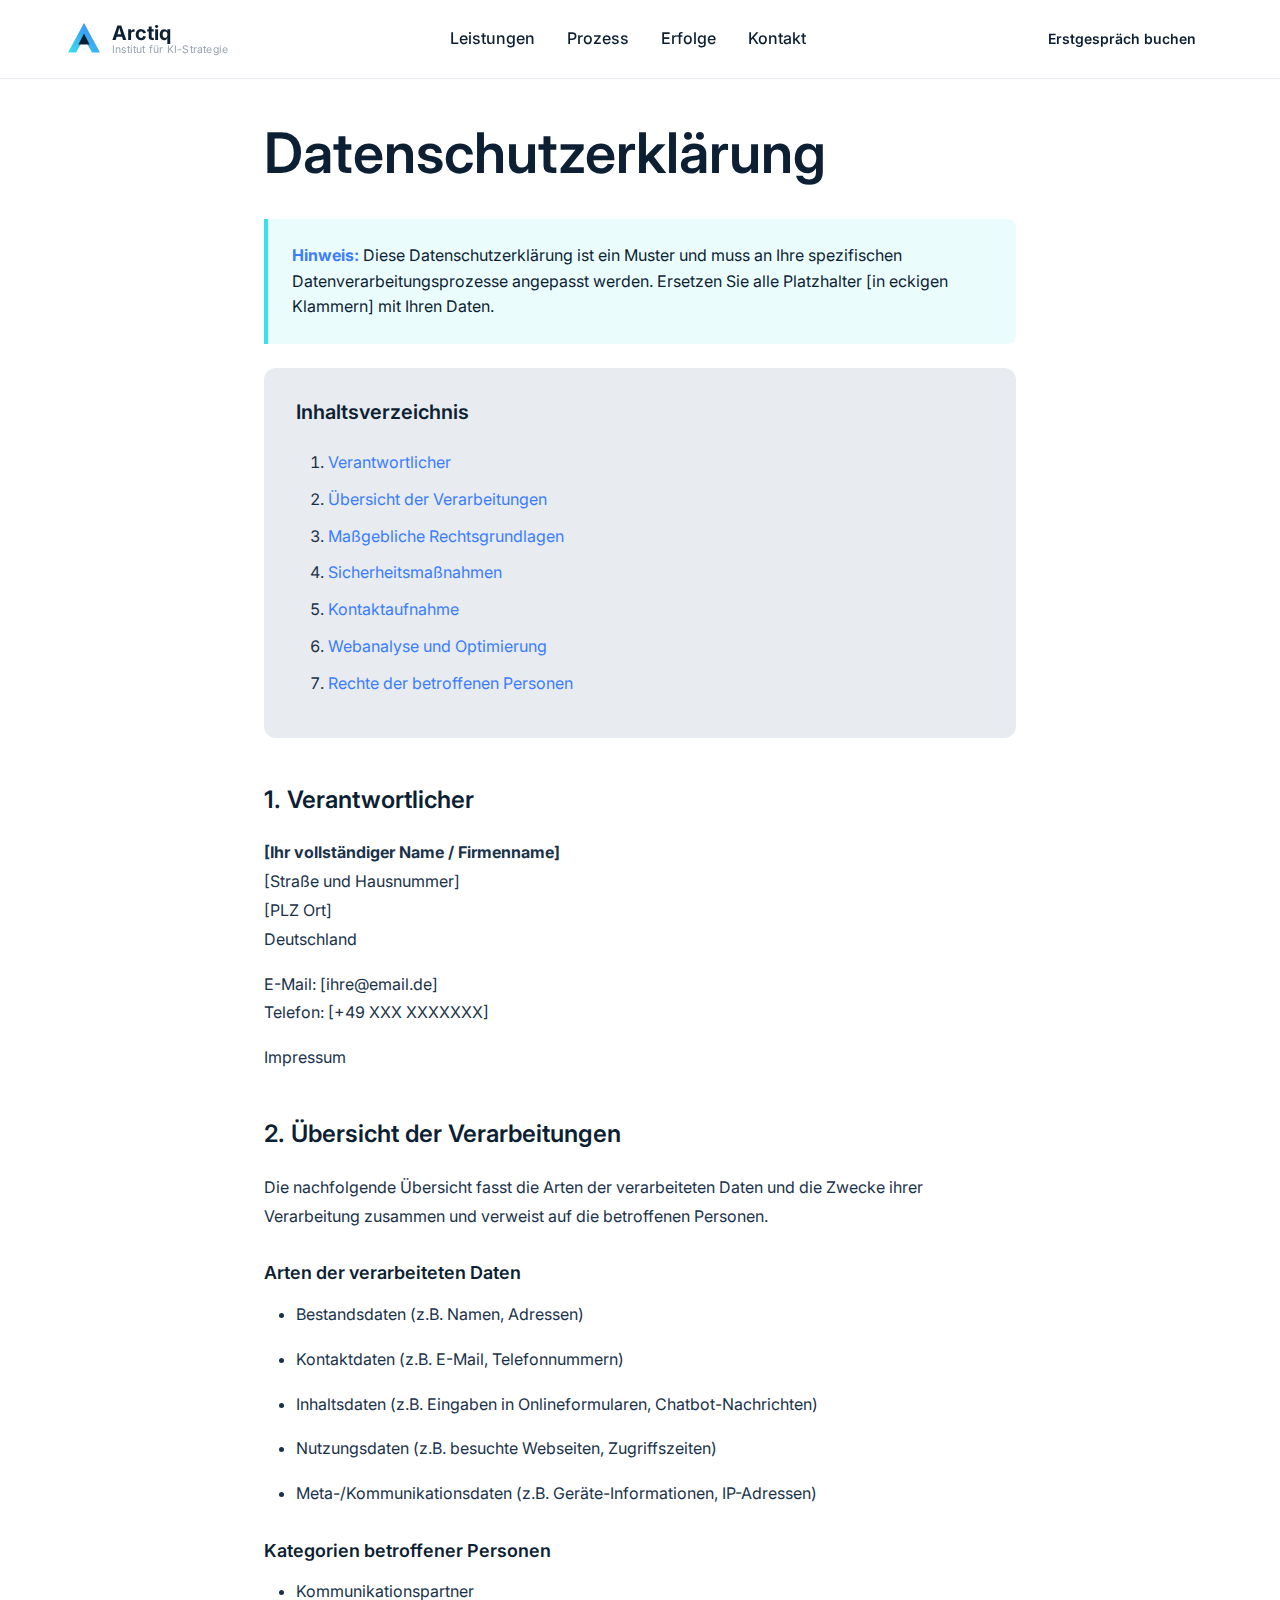
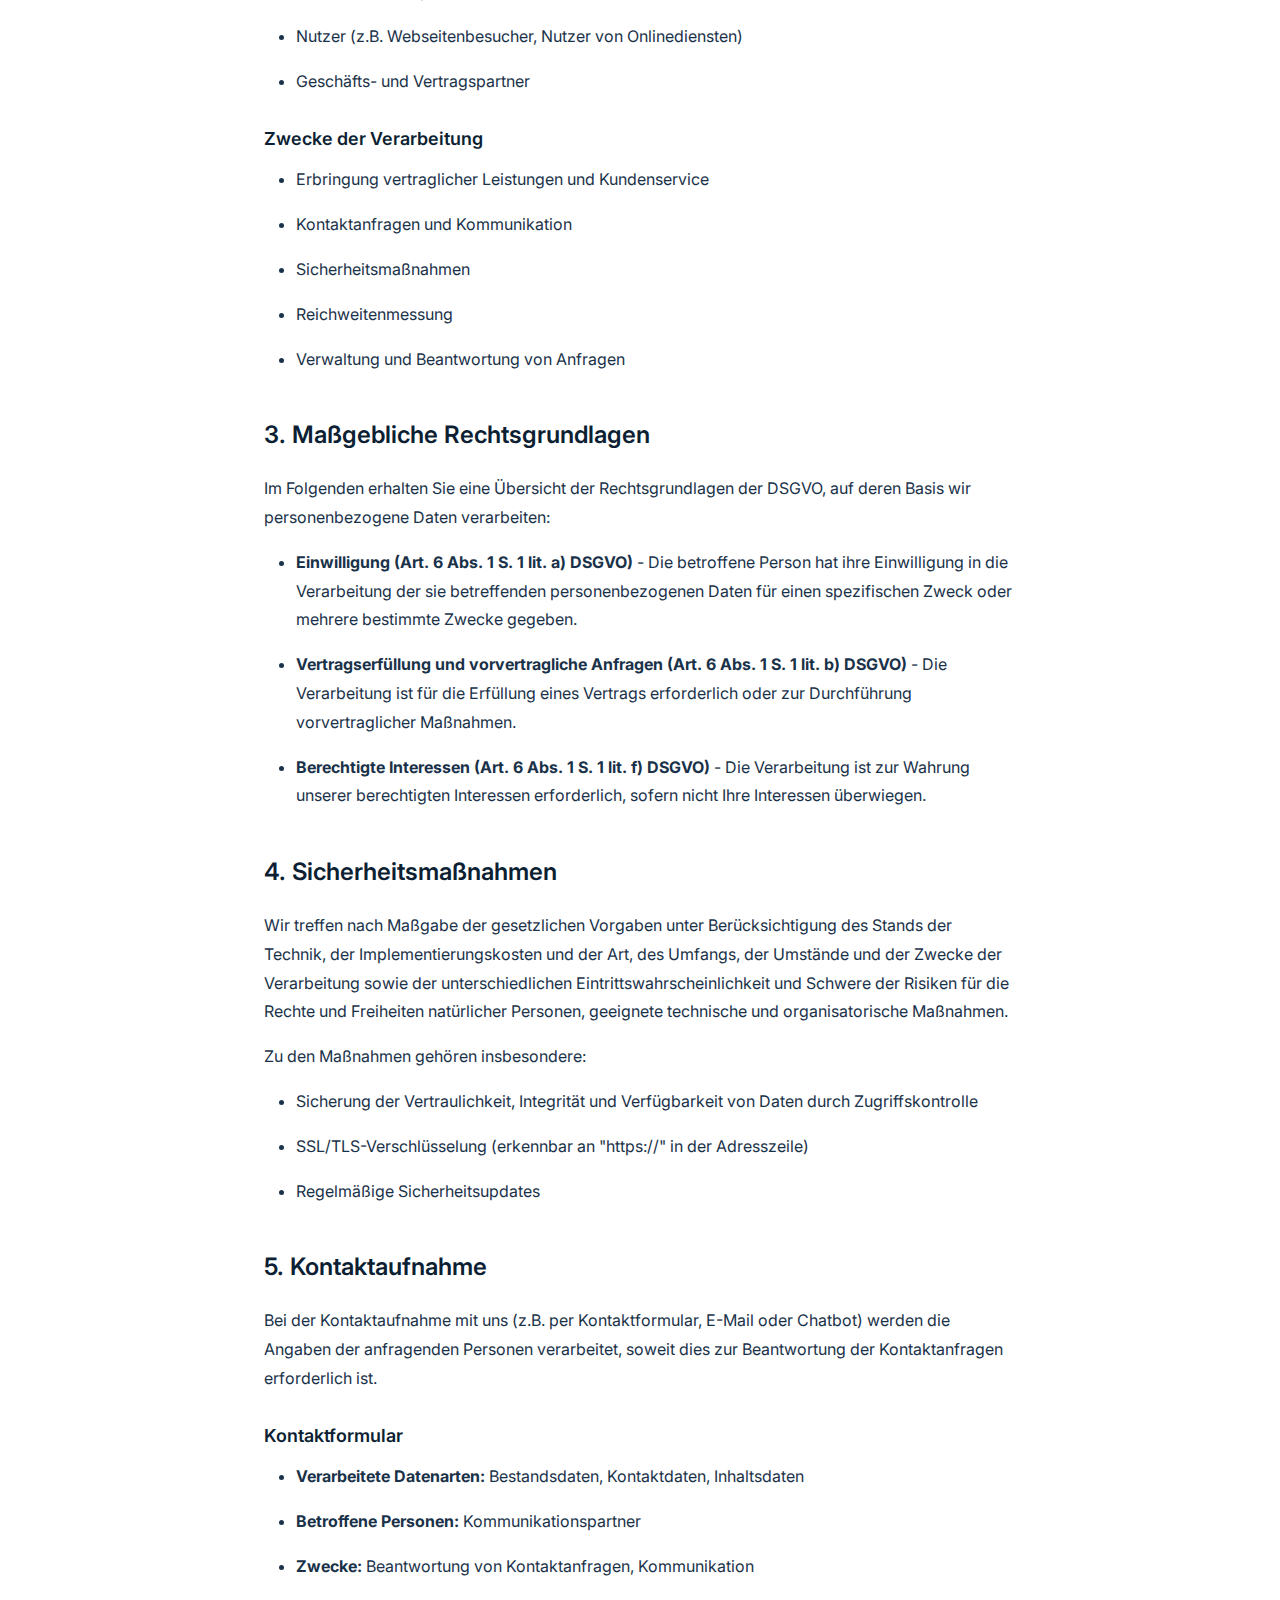
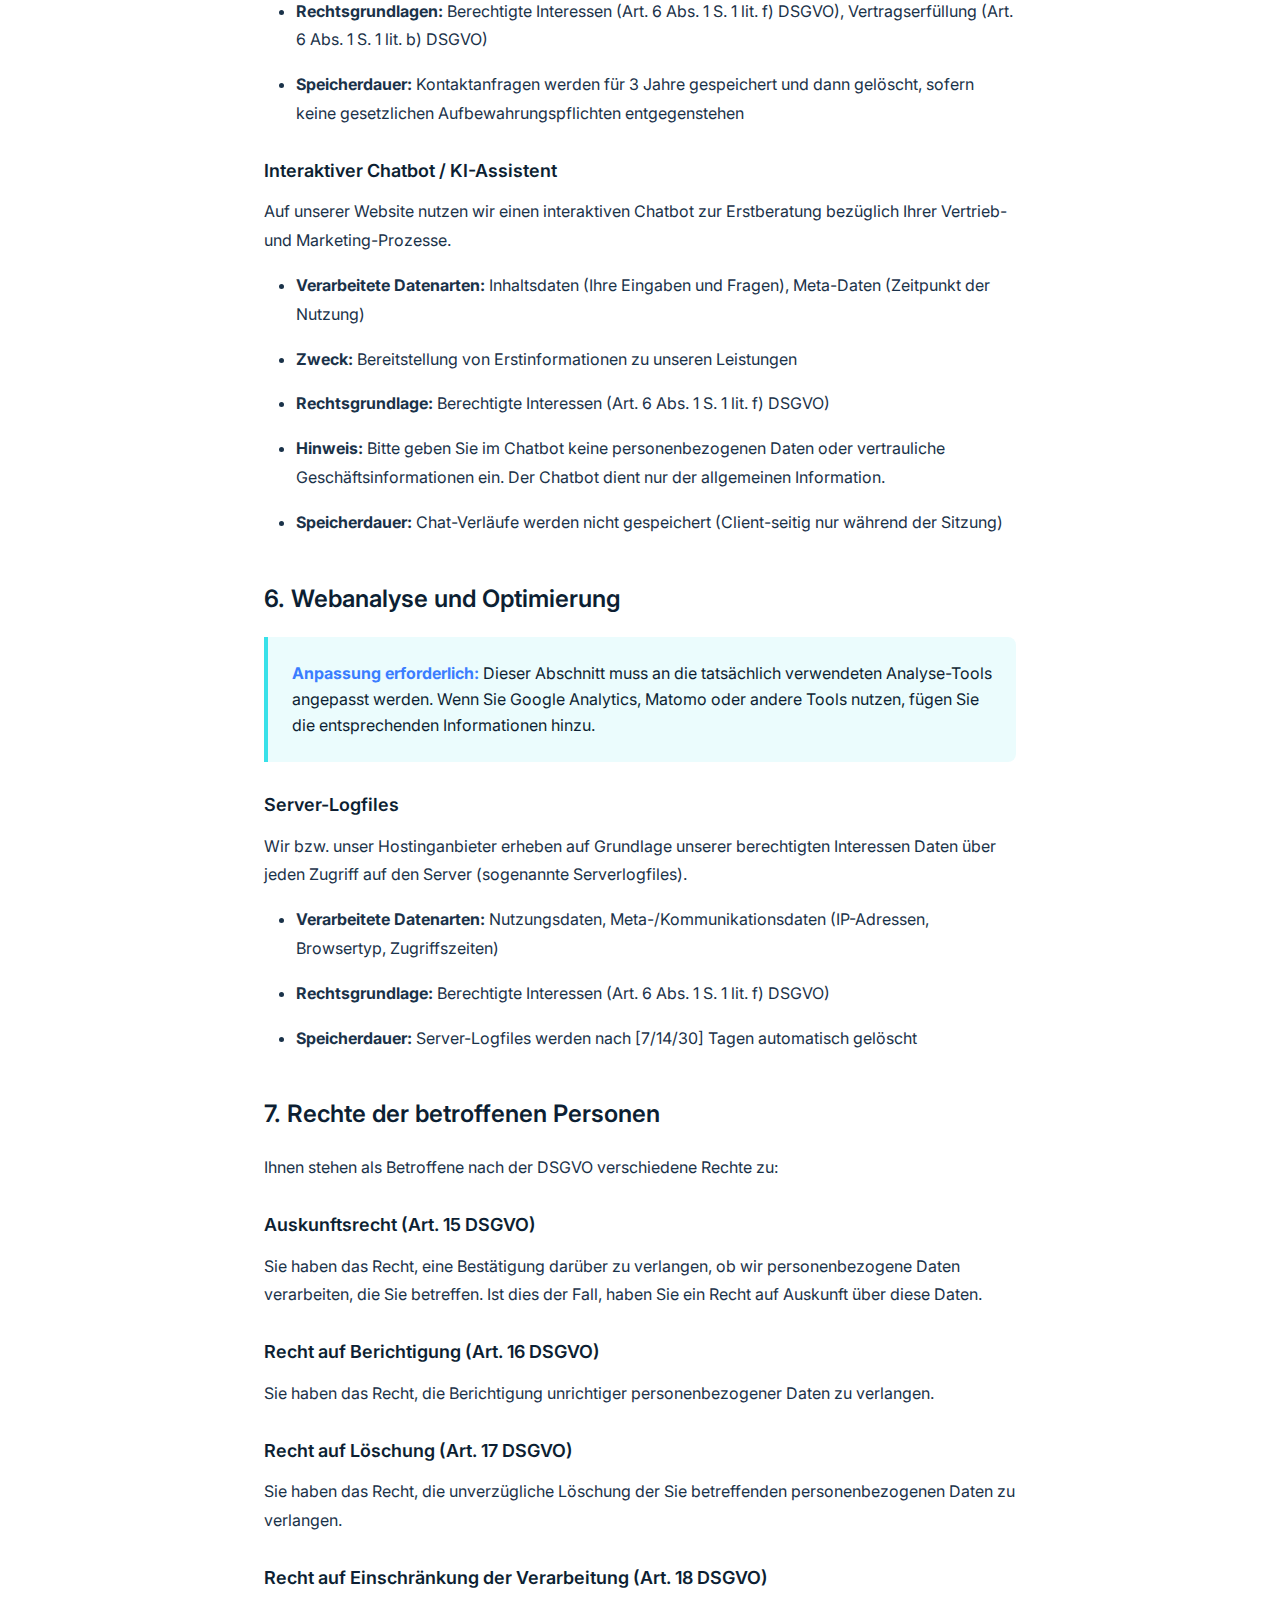
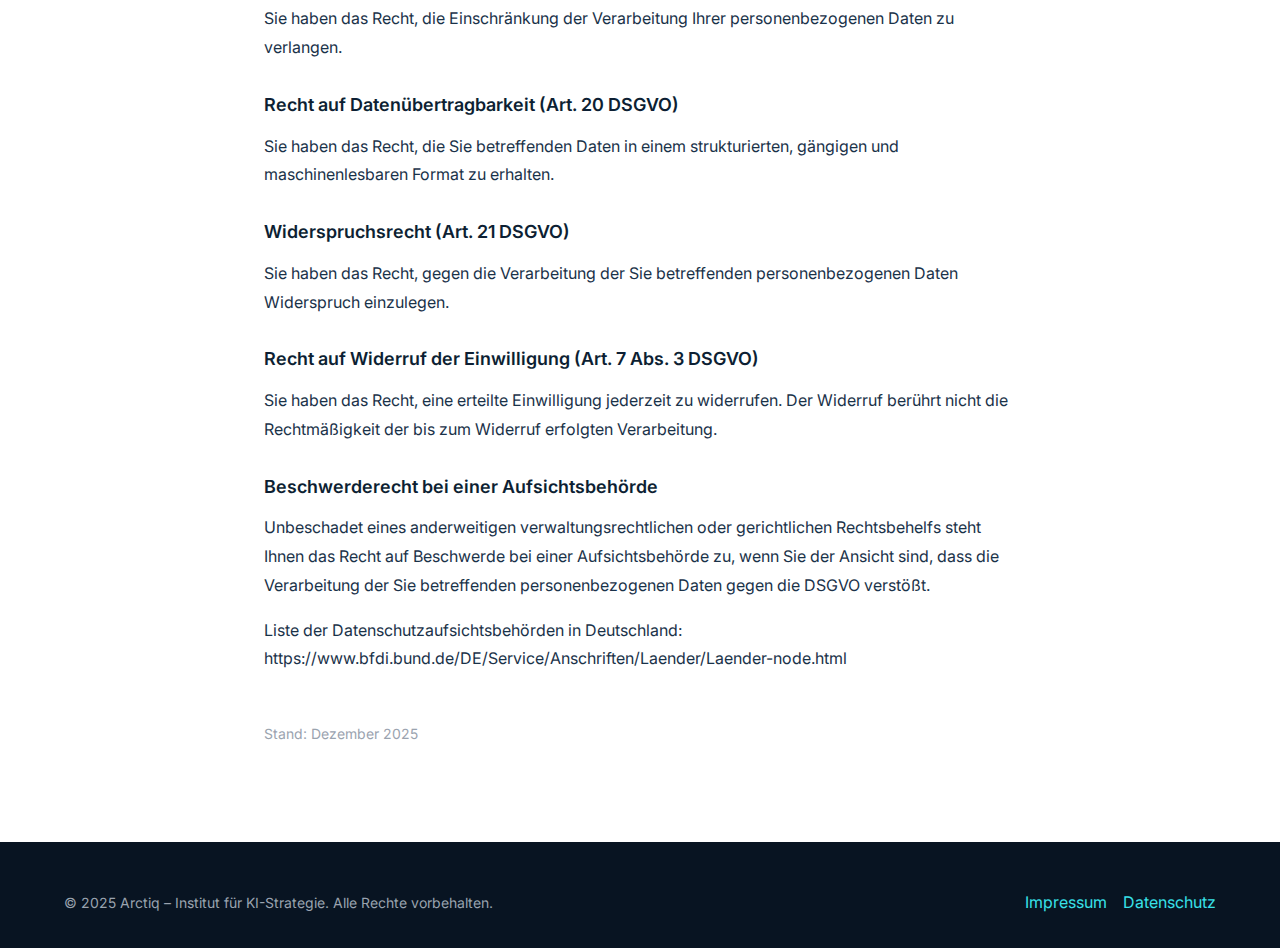
<file: datenschutz.html>
<!DOCTYPE html>
<html lang="de">
<head>
    <meta charset="UTF-8">
    <meta name="viewport" content="width=device-width, initial-scale=1.0">
    <meta name="robots" content="noindex">
    <title>Datenschutzerklärung | Arctiq - Institut für KI-Strategie</title>
    <link rel="preconnect" href="https://fonts.googleapis.com">
    <link rel="preconnect" href="https://fonts.gstatic.com" crossorigin>
    <link href="https://fonts.googleapis.com/css2?family=Inter:wght@300;400;500;600;700&display=swap" rel="stylesheet">
    <link rel="stylesheet" href="styles.css">
    <style>
        .legal-page {
            padding: 120px 0 80px;
            min-height: 100vh;
            background: var(--ice-white);
        }
        .legal-content {
            max-width: 800px;
            margin: 0 auto;
            padding: 0 var(--space-md);
        }
        .legal-content h1 {
            margin-bottom: var(--space-lg);
            color: var(--arctic-navy);
        }
        .legal-content h2 {
            font-size: 1.5rem;
            margin-top: var(--space-xl);
            margin-bottom: var(--space-md);
            color: var(--arctic-navy);
        }
        .legal-content h3 {
            font-size: 1.125rem;
            margin-top: var(--space-lg);
            margin-bottom: var(--space-sm);
            color: var(--arctic-navy);
        }
        .legal-content p,
        .legal-content li {
            color: var(--light-navy);
            line-height: 1.8;
            margin-bottom: var(--space-sm);
        }
        .legal-content ul {
            padding-left: var(--space-lg);
            margin-bottom: var(--space-md);
        }
        .placeholder-note {
            background: var(--pale-cyan);
            border-left: 4px solid var(--glacier-cyan);
            padding: var(--space-md);
            margin: var(--space-md) 0;
            border-radius: 0 var(--radius-sm) var(--radius-sm) 0;
        }
        .placeholder-note strong {
            color: var(--polar-blue);
        }
        .toc {
            background: var(--soft-grey);
            padding: var(--space-lg);
            border-radius: var(--radius-md);
            margin-bottom: var(--space-xl);
        }
        .toc h2 {
            margin-top: 0;
            font-size: 1.25rem;
        }
        .toc ol {
            margin: 0;
            padding-left: var(--space-lg);
        }
        .toc li {
            margin-bottom: var(--space-xs);
        }
        .toc a {
            color: var(--polar-blue);
            text-decoration: none;
        }
        .toc a:hover {
            text-decoration: underline;
        }
    </style>
</head>
<body>
    <!-- Navigation -->
    <header class="header">
        <nav class="nav-container">
            <a href="index.html" class="logo">
                <svg class="logo-svg" viewBox="0 0 50 50" fill="none" xmlns="http://www.w3.org/2000/svg">
                    <defs>
                        <linearGradient id="logoGradient" x1="0%" y1="100%" x2="100%" y2="0%">
                            <stop offset="0%" stop-color="#38E1E9"/>
                            <stop offset="100%" stop-color="#3A7DFF"/>
                        </linearGradient>
                    </defs>
                    <path d="M25 5L45 42H35L25 24L15 42H5L25 5Z" fill="url(#logoGradient)"/>
                    <path d="M25 18L32 32H18L25 18Z" fill="#0D1F33"/>
                </svg>
                <div class="logo-text-group">
                    <span class="logo-text">Arctiq</span>
                    <span class="logo-subtext">Institut für KI-Strategie</span>
                </div>
            </a>
            <ul class="nav-links">
                <li><a href="index.html#leistungen">Leistungen</a></li>
                <li><a href="index.html#prozess">Prozess</a></li>
                <li><a href="index.html#erfolge">Erfolge</a></li>
                <li><a href="kontakt.html">Kontakt</a></li>
            </ul>
            <a href="kontakt.html" class="cta-button nav-cta">Erstgespräch buchen</a>
        </nav>
    </header>

    <!-- Legal Content -->
    <main class="legal-page">
        <div class="legal-content">
            <h1>Datenschutzerklärung</h1>

            <div class="placeholder-note">
                <strong>Hinweis:</strong> Diese Datenschutzerklärung ist ein Muster und muss an Ihre spezifischen Datenverarbeitungsprozesse angepasst werden. Ersetzen Sie alle Platzhalter [in eckigen Klammern] mit Ihren Daten.
            </div>

            <!-- Table of Contents -->
            <nav class="toc">
                <h2>Inhaltsverzeichnis</h2>
                <ol>
                    <li><a href="#verantwortlicher">Verantwortlicher</a></li>
                    <li><a href="#uebersicht">Übersicht der Verarbeitungen</a></li>
                    <li><a href="#rechtsgrundlagen">Maßgebliche Rechtsgrundlagen</a></li>
                    <li><a href="#sicherheit">Sicherheitsmaßnahmen</a></li>
                    <li><a href="#kontaktaufnahme">Kontaktaufnahme</a></li>
                    <li><a href="#analyse">Webanalyse und Optimierung</a></li>
                    <li><a href="#rechte">Rechte der betroffenen Personen</a></li>
                </ol>
            </nav>

            <h2 id="verantwortlicher">1. Verantwortlicher</h2>
            <p>
                <strong>[Ihr vollständiger Name / Firmenname]</strong><br>
                [Straße und Hausnummer]<br>
                [PLZ Ort]<br>
                Deutschland
            </p>
            <p>
                E-Mail: [ihre@email.de]<br>
                Telefon: [+49 XXX XXXXXXX]
            </p>
            <p>
                <a href="impressum.html">Impressum</a>
            </p>

            <h2 id="uebersicht">2. Übersicht der Verarbeitungen</h2>
            <p>Die nachfolgende Übersicht fasst die Arten der verarbeiteten Daten und die Zwecke ihrer Verarbeitung zusammen und verweist auf die betroffenen Personen.</p>

            <h3>Arten der verarbeiteten Daten</h3>
            <ul>
                <li>Bestandsdaten (z.B. Namen, Adressen)</li>
                <li>Kontaktdaten (z.B. E-Mail, Telefonnummern)</li>
                <li>Inhaltsdaten (z.B. Eingaben in Onlineformularen, Chatbot-Nachrichten)</li>
                <li>Nutzungsdaten (z.B. besuchte Webseiten, Zugriffszeiten)</li>
                <li>Meta-/Kommunikationsdaten (z.B. Geräte-Informationen, IP-Adressen)</li>
            </ul>

            <h3>Kategorien betroffener Personen</h3>
            <ul>
                <li>Kommunikationspartner</li>
                <li>Nutzer (z.B. Webseitenbesucher, Nutzer von Onlinediensten)</li>
                <li>Geschäfts- und Vertragspartner</li>
            </ul>

            <h3>Zwecke der Verarbeitung</h3>
            <ul>
                <li>Erbringung vertraglicher Leistungen und Kundenservice</li>
                <li>Kontaktanfragen und Kommunikation</li>
                <li>Sicherheitsmaßnahmen</li>
                <li>Reichweitenmessung</li>
                <li>Verwaltung und Beantwortung von Anfragen</li>
            </ul>

            <h2 id="rechtsgrundlagen">3. Maßgebliche Rechtsgrundlagen</h2>
            <p>Im Folgenden erhalten Sie eine Übersicht der Rechtsgrundlagen der DSGVO, auf deren Basis wir personenbezogene Daten verarbeiten:</p>
            <ul>
                <li><strong>Einwilligung (Art. 6 Abs. 1 S. 1 lit. a) DSGVO)</strong> - Die betroffene Person hat ihre Einwilligung in die Verarbeitung der sie betreffenden personenbezogenen Daten für einen spezifischen Zweck oder mehrere bestimmte Zwecke gegeben.</li>
                <li><strong>Vertragserfüllung und vorvertragliche Anfragen (Art. 6 Abs. 1 S. 1 lit. b) DSGVO)</strong> - Die Verarbeitung ist für die Erfüllung eines Vertrags erforderlich oder zur Durchführung vorvertraglicher Maßnahmen.</li>
                <li><strong>Berechtigte Interessen (Art. 6 Abs. 1 S. 1 lit. f) DSGVO)</strong> - Die Verarbeitung ist zur Wahrung unserer berechtigten Interessen erforderlich, sofern nicht Ihre Interessen überwiegen.</li>
            </ul>

            <h2 id="sicherheit">4. Sicherheitsmaßnahmen</h2>
            <p>Wir treffen nach Maßgabe der gesetzlichen Vorgaben unter Berücksichtigung des Stands der Technik, der Implementierungskosten und der Art, des Umfangs, der Umstände und der Zwecke der Verarbeitung sowie der unterschiedlichen Eintrittswahrscheinlichkeit und Schwere der Risiken für die Rechte und Freiheiten natürlicher Personen, geeignete technische und organisatorische Maßnahmen.</p>
            <p>Zu den Maßnahmen gehören insbesondere:</p>
            <ul>
                <li>Sicherung der Vertraulichkeit, Integrität und Verfügbarkeit von Daten durch Zugriffskontrolle</li>
                <li>SSL/TLS-Verschlüsselung (erkennbar an "https://" in der Adresszeile)</li>
                <li>Regelmäßige Sicherheitsupdates</li>
            </ul>

            <h2 id="kontaktaufnahme">5. Kontaktaufnahme</h2>
            <p>Bei der Kontaktaufnahme mit uns (z.B. per Kontaktformular, E-Mail oder Chatbot) werden die Angaben der anfragenden Personen verarbeitet, soweit dies zur Beantwortung der Kontaktanfragen erforderlich ist.</p>

            <h3>Kontaktformular</h3>
            <ul>
                <li><strong>Verarbeitete Datenarten:</strong> Bestandsdaten, Kontaktdaten, Inhaltsdaten</li>
                <li><strong>Betroffene Personen:</strong> Kommunikationspartner</li>
                <li><strong>Zwecke:</strong> Beantwortung von Kontaktanfragen, Kommunikation</li>
                <li><strong>Rechtsgrundlagen:</strong> Berechtigte Interessen (Art. 6 Abs. 1 S. 1 lit. f) DSGVO), Vertragserfüllung (Art. 6 Abs. 1 S. 1 lit. b) DSGVO)</li>
                <li><strong>Speicherdauer:</strong> Kontaktanfragen werden für 3 Jahre gespeichert und dann gelöscht, sofern keine gesetzlichen Aufbewahrungspflichten entgegenstehen</li>
            </ul>

            <h3>Interaktiver Chatbot / KI-Assistent</h3>
            <p>Auf unserer Website nutzen wir einen interaktiven Chatbot zur Erstberatung bezüglich Ihrer Vertrieb- und Marketing-Prozesse.</p>
            <ul>
                <li><strong>Verarbeitete Datenarten:</strong> Inhaltsdaten (Ihre Eingaben und Fragen), Meta-Daten (Zeitpunkt der Nutzung)</li>
                <li><strong>Zweck:</strong> Bereitstellung von Erstinformationen zu unseren Leistungen</li>
                <li><strong>Rechtsgrundlage:</strong> Berechtigte Interessen (Art. 6 Abs. 1 S. 1 lit. f) DSGVO)</li>
                <li><strong>Hinweis:</strong> Bitte geben Sie im Chatbot keine personenbezogenen Daten oder vertrauliche Geschäftsinformationen ein. Der Chatbot dient nur der allgemeinen Information.</li>
                <li><strong>Speicherdauer:</strong> Chat-Verläufe werden nicht gespeichert (Client-seitig nur während der Sitzung)</li>
            </ul>

            <h2 id="analyse">6. Webanalyse und Optimierung</h2>

            <div class="placeholder-note">
                <strong>Anpassung erforderlich:</strong> Dieser Abschnitt muss an die tatsächlich verwendeten Analyse-Tools angepasst werden. Wenn Sie Google Analytics, Matomo oder andere Tools nutzen, fügen Sie die entsprechenden Informationen hinzu.
            </div>

            <h3>Server-Logfiles</h3>
            <p>Wir bzw. unser Hostinganbieter erheben auf Grundlage unserer berechtigten Interessen Daten über jeden Zugriff auf den Server (sogenannte Serverlogfiles).</p>
            <ul>
                <li><strong>Verarbeitete Datenarten:</strong> Nutzungsdaten, Meta-/Kommunikationsdaten (IP-Adressen, Browsertyp, Zugriffszeiten)</li>
                <li><strong>Rechtsgrundlage:</strong> Berechtigte Interessen (Art. 6 Abs. 1 S. 1 lit. f) DSGVO)</li>
                <li><strong>Speicherdauer:</strong> Server-Logfiles werden nach [7/14/30] Tagen automatisch gelöscht</li>
            </ul>

            <h2 id="rechte">7. Rechte der betroffenen Personen</h2>
            <p>Ihnen stehen als Betroffene nach der DSGVO verschiedene Rechte zu:</p>

            <h3>Auskunftsrecht (Art. 15 DSGVO)</h3>
            <p>Sie haben das Recht, eine Bestätigung darüber zu verlangen, ob wir personenbezogene Daten verarbeiten, die Sie betreffen. Ist dies der Fall, haben Sie ein Recht auf Auskunft über diese Daten.</p>

            <h3>Recht auf Berichtigung (Art. 16 DSGVO)</h3>
            <p>Sie haben das Recht, die Berichtigung unrichtiger personenbezogener Daten zu verlangen.</p>

            <h3>Recht auf Löschung (Art. 17 DSGVO)</h3>
            <p>Sie haben das Recht, die unverzügliche Löschung der Sie betreffenden personenbezogenen Daten zu verlangen.</p>

            <h3>Recht auf Einschränkung der Verarbeitung (Art. 18 DSGVO)</h3>
            <p>Sie haben das Recht, die Einschränkung der Verarbeitung Ihrer personenbezogenen Daten zu verlangen.</p>

            <h3>Recht auf Datenübertragbarkeit (Art. 20 DSGVO)</h3>
            <p>Sie haben das Recht, die Sie betreffenden Daten in einem strukturierten, gängigen und maschinenlesbaren Format zu erhalten.</p>

            <h3>Widerspruchsrecht (Art. 21 DSGVO)</h3>
            <p>Sie haben das Recht, gegen die Verarbeitung der Sie betreffenden personenbezogenen Daten Widerspruch einzulegen.</p>

            <h3>Recht auf Widerruf der Einwilligung (Art. 7 Abs. 3 DSGVO)</h3>
            <p>Sie haben das Recht, eine erteilte Einwilligung jederzeit zu widerrufen. Der Widerruf berührt nicht die Rechtmäßigkeit der bis zum Widerruf erfolgten Verarbeitung.</p>

            <h3>Beschwerderecht bei einer Aufsichtsbehörde</h3>
            <p>Unbeschadet eines anderweitigen verwaltungsrechtlichen oder gerichtlichen Rechtsbehelfs steht Ihnen das Recht auf Beschwerde bei einer Aufsichtsbehörde zu, wenn Sie der Ansicht sind, dass die Verarbeitung der Sie betreffenden personenbezogenen Daten gegen die DSGVO verstößt.</p>
            <p>
                Liste der Datenschutzaufsichtsbehörden in Deutschland:<br>
                <a href="https://www.bfdi.bund.de/DE/Service/Anschriften/Laender/Laender-node.html" target="_blank" rel="noopener">
                    https://www.bfdi.bund.de/DE/Service/Anschriften/Laender/Laender-node.html
                </a>
            </p>

            <p style="margin-top: var(--space-xl); color: var(--cold-grey); font-size: 0.875rem;">
                Stand: Dezember 2025
            </p>
        </div>
    </main>

    <!-- Footer -->
    <footer class="footer">
        <div class="container">
            <div class="footer-bottom" style="border-top: none; padding-top: 0;">
                <p>&copy; 2025 Arctiq – Institut für KI-Strategie. Alle Rechte vorbehalten.</p>
                <div class="footer-badges">
                    <a href="impressum.html" style="color: var(--glacier-cyan);">Impressum</a>
                    <a href="datenschutz.html" style="color: var(--glacier-cyan);">Datenschutz</a>
                </div>
            </div>
        </div>
    </footer>
</body>
</html>
</file>
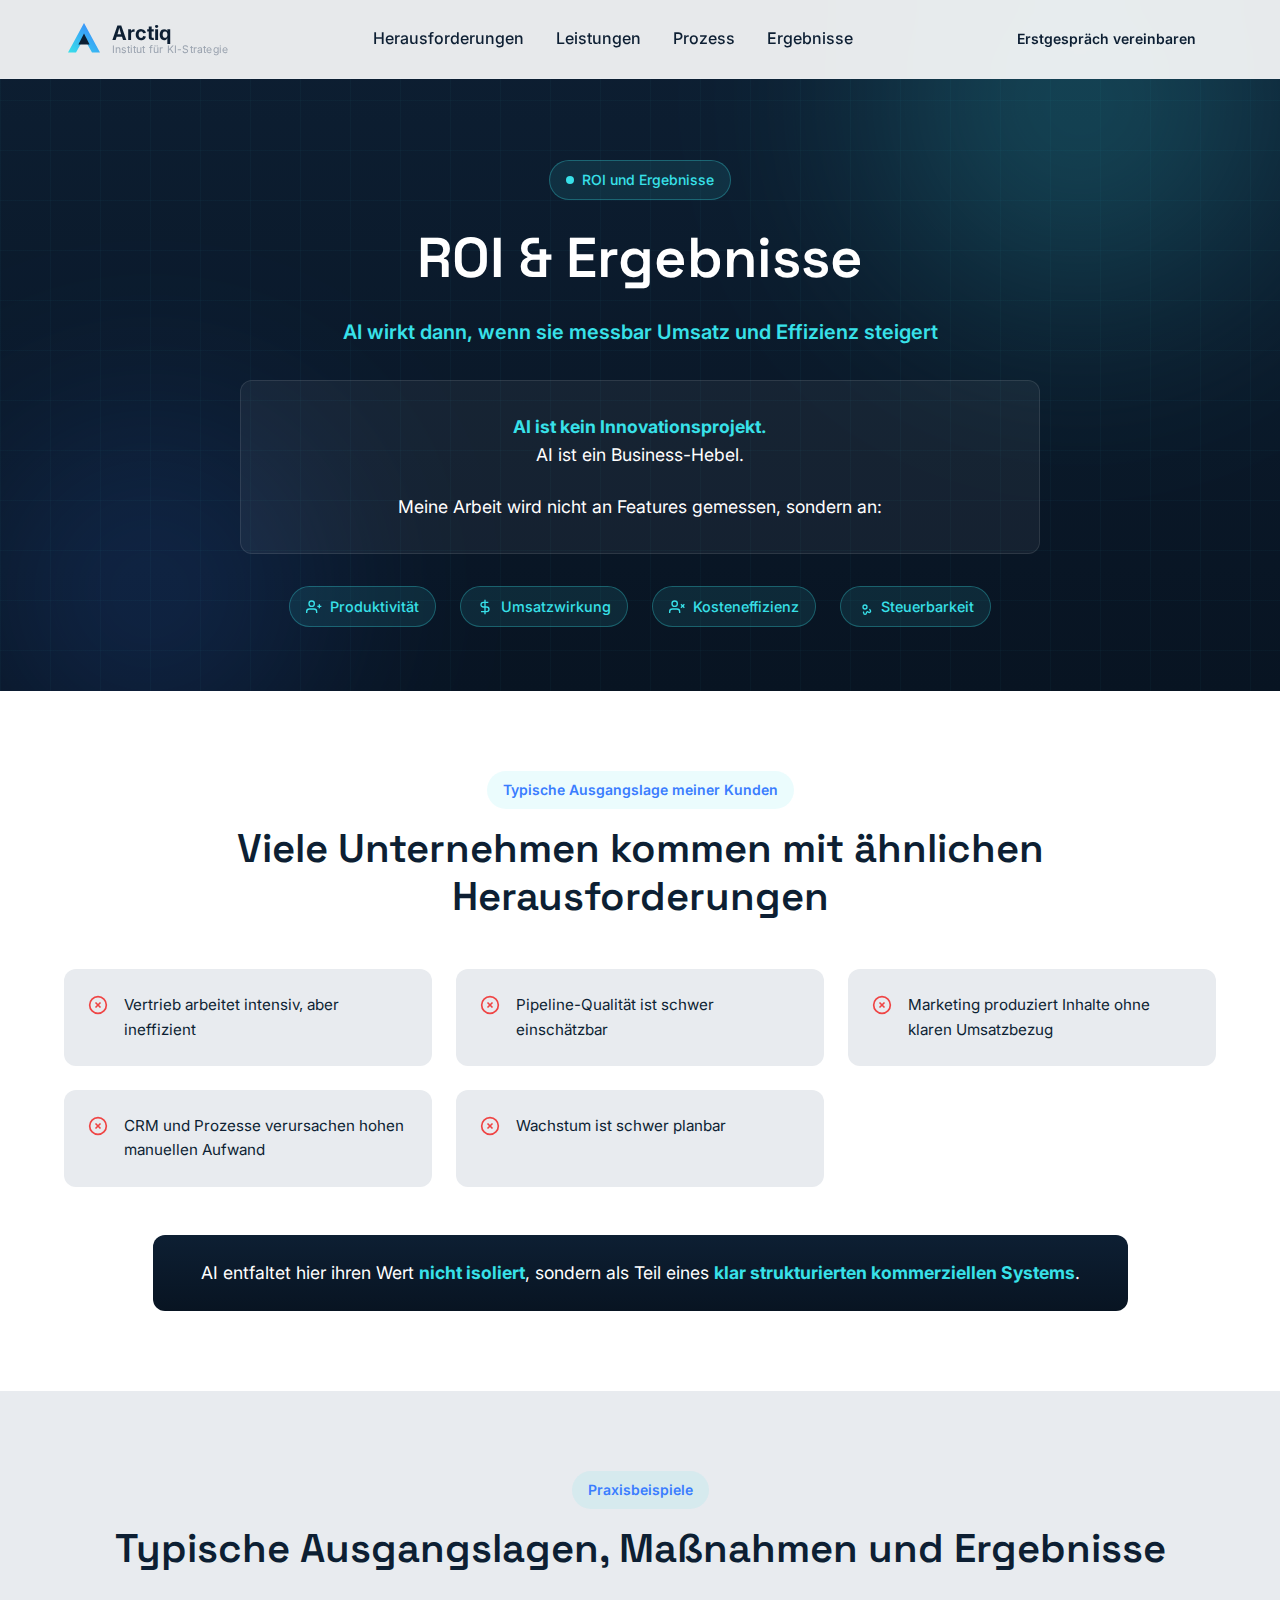
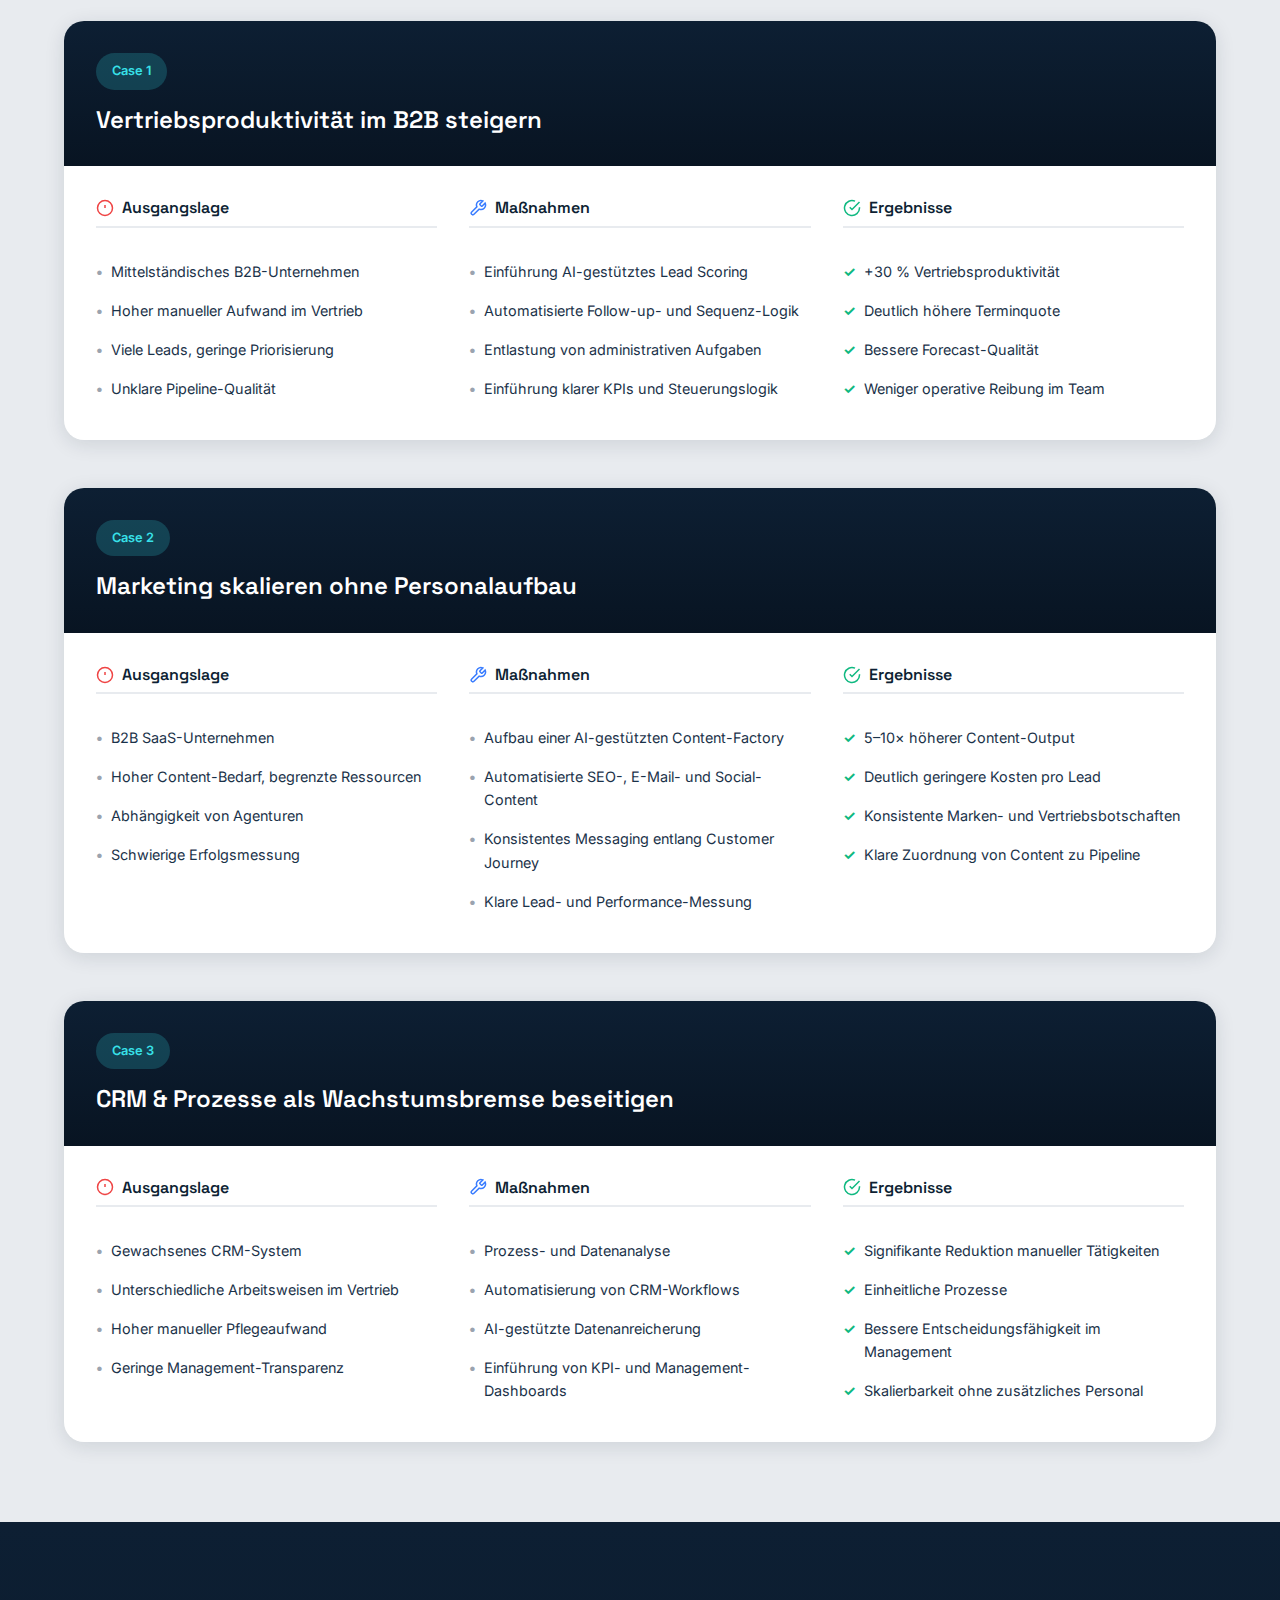
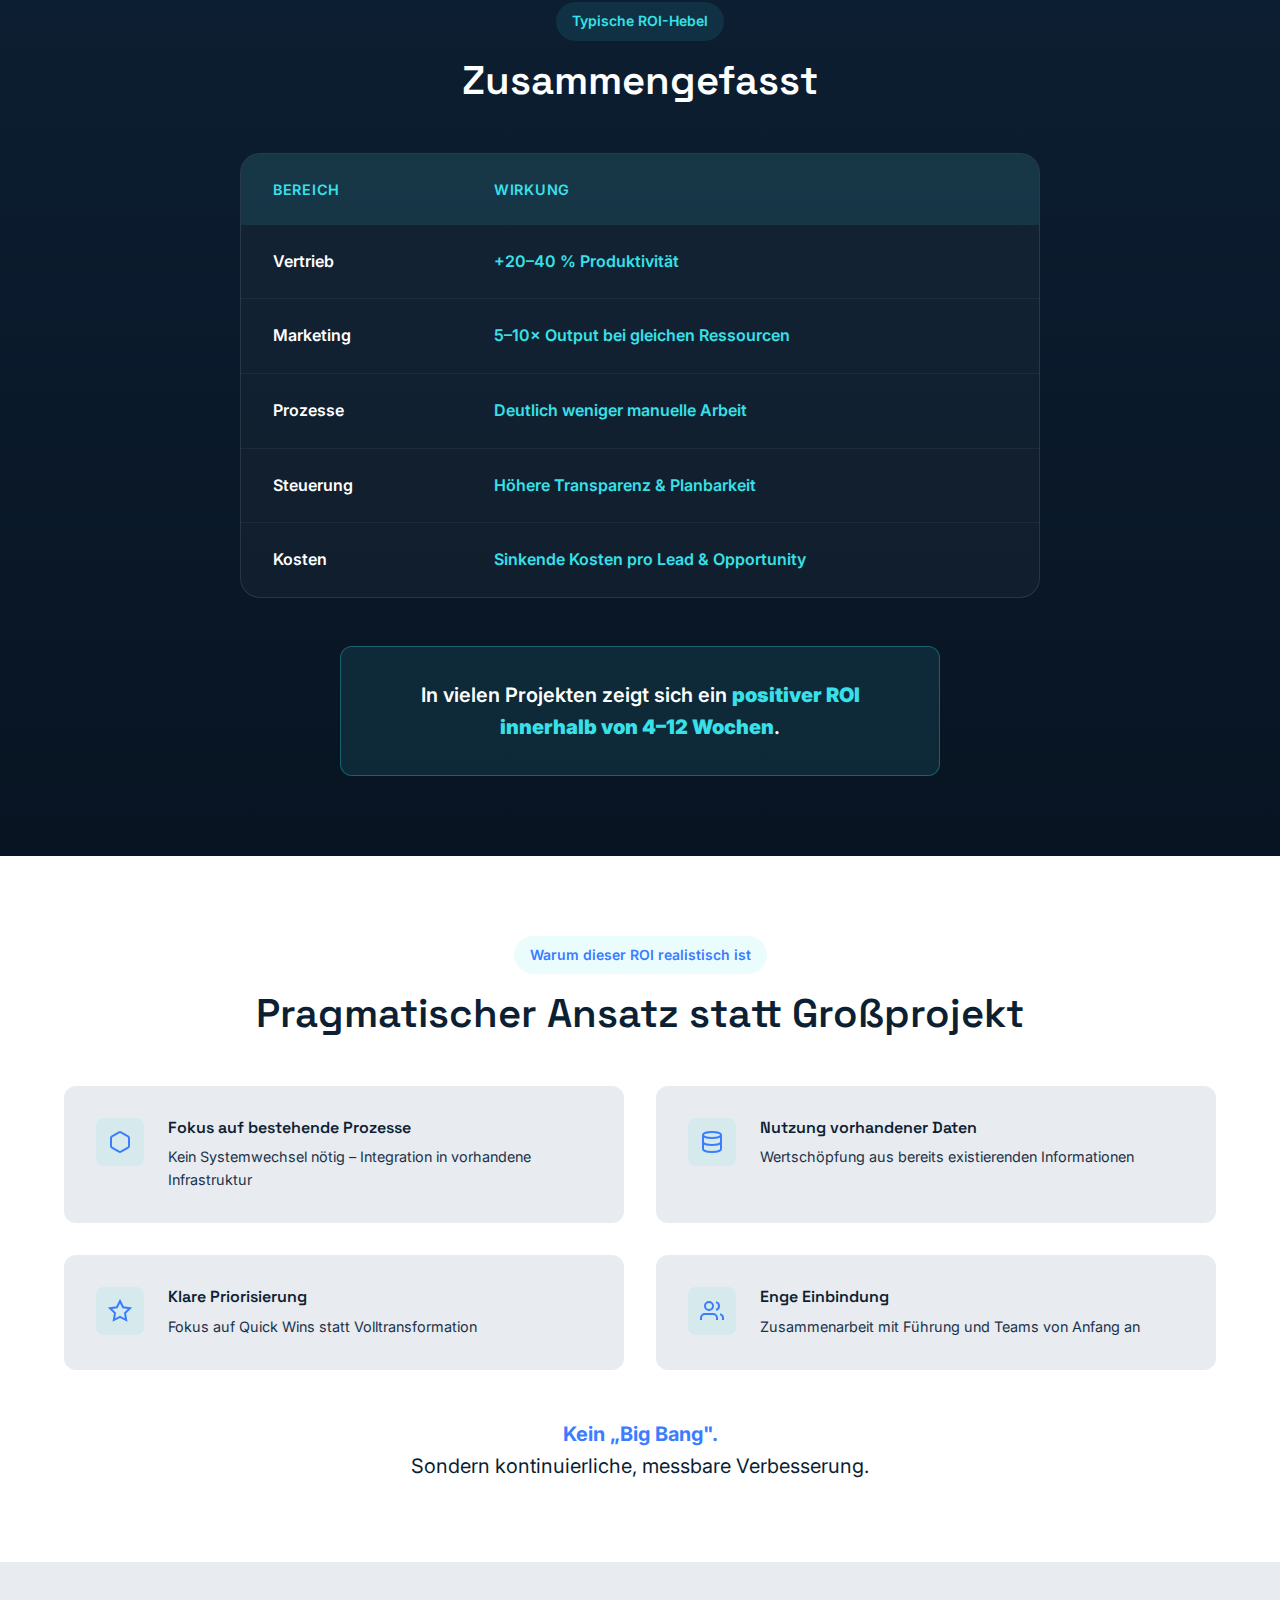
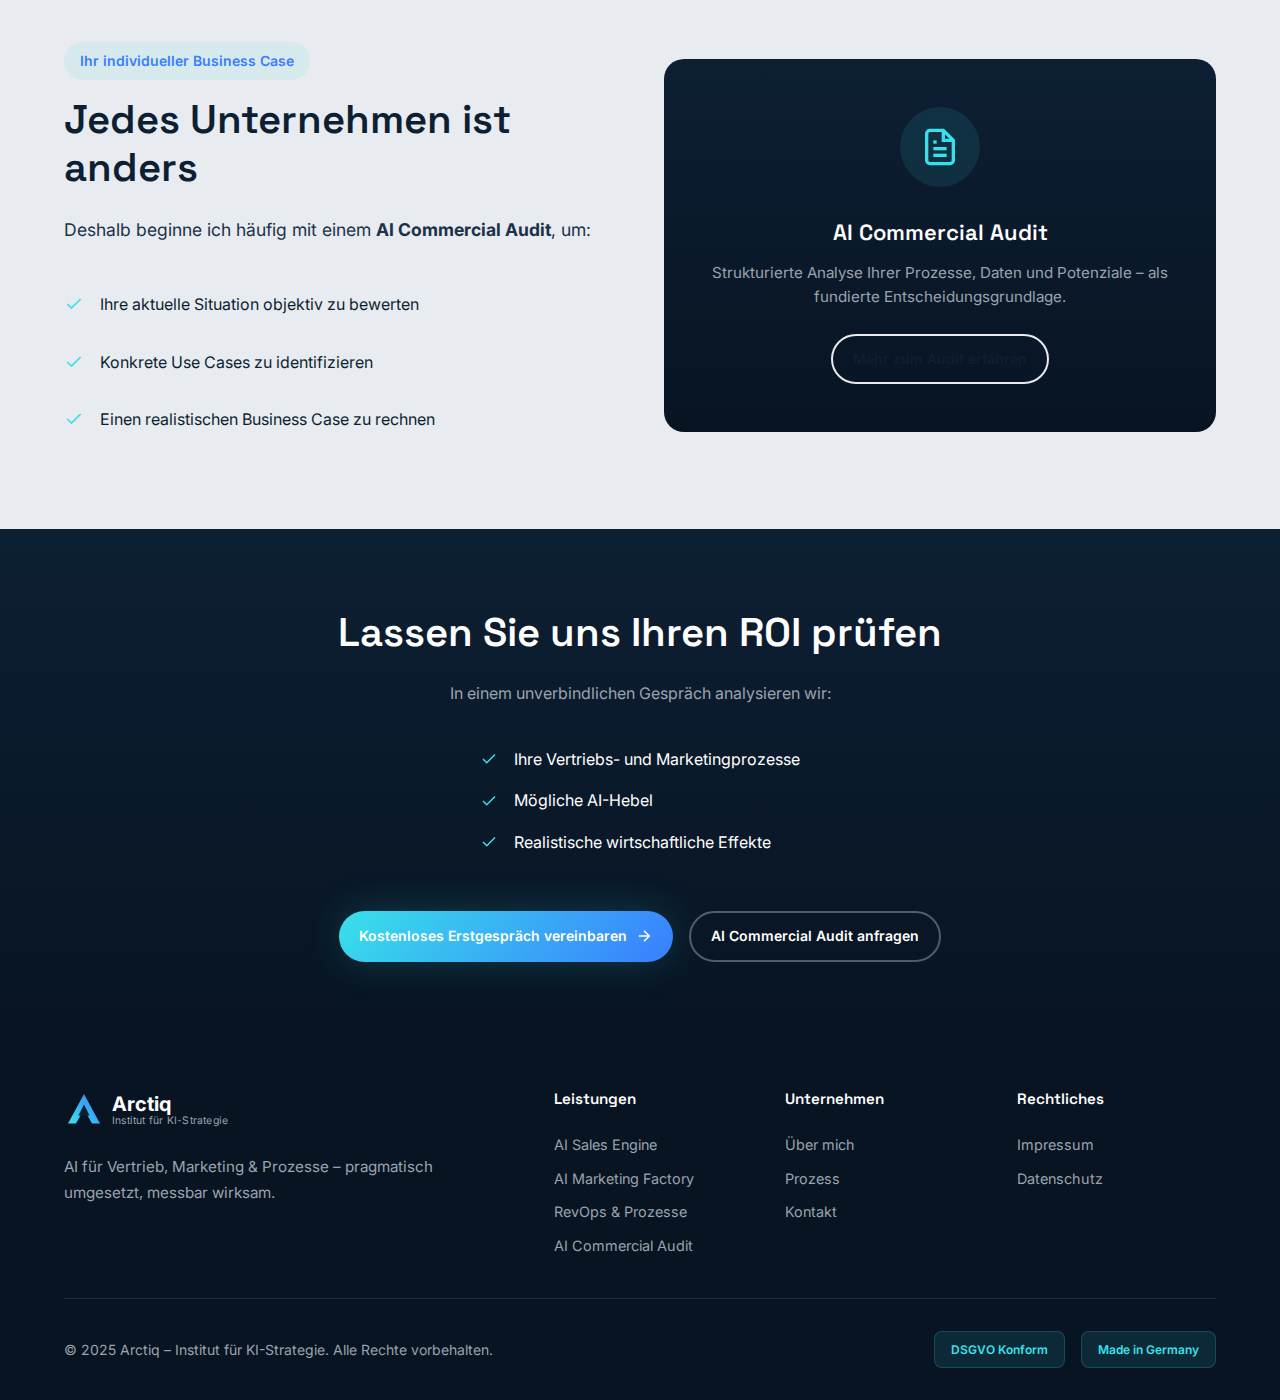
<file: ergebnisse.html>
<!DOCTYPE html>
<html lang="de">
<head>
    <meta charset="UTF-8">
    <meta name="viewport" content="width=device-width, initial-scale=1.0">
    <meta name="description" content="Arctiq ROI & Ergebnisse - Messbare Wirkung durch AI in Vertrieb, Marketing und Prozessen. Typische Ergebnisse: +20-40% Vertriebsproduktivität, 5-10x Content-Output.">
    <title>ROI & Ergebnisse | Arctiq - Institut für KI-Strategie</title>
    <link rel="preconnect" href="https://fonts.googleapis.com">
    <link rel="preconnect" href="https://fonts.gstatic.com" crossorigin>
    <link href="https://fonts.googleapis.com/css2?family=Inter:wght@300;400;500;600;700;800&family=Space+Grotesk:wght@400;500;600;700&display=swap" rel="stylesheet">
    <link rel="stylesheet" href="styles.css">
    <style>
        /* Ergebnisse Page Specific Styles */
        .ergebnisse-hero {
            padding: 10rem 0 4rem;
            background: var(--gradient-dark);
            position: relative;
            overflow: hidden;
        }

        .ergebnisse-hero .hero-background {
            position: absolute;
            inset: 0;
        }

        .ergebnisse-hero-content {
            position: relative;
            z-index: 2;
            text-align: center;
            max-width: 800px;
            margin: 0 auto;
        }

        .ergebnisse-hero h1 {
            color: var(--ice-white);
            margin-bottom: var(--space-md);
        }

        .ergebnisse-hero .subtitle {
            font-size: 1.25rem;
            color: var(--glacier-cyan);
            margin-bottom: var(--space-lg);
            font-weight: 600;
        }

        .hero-statement {
            background: rgba(255, 255, 255, 0.05);
            border: 1px solid rgba(255, 255, 255, 0.1);
            border-radius: var(--radius-md);
            padding: var(--space-lg);
            margin-bottom: var(--space-lg);
        }

        .hero-statement p {
            color: var(--ice-white);
            font-size: 1.1rem;
            margin-bottom: var(--space-md);
        }

        .hero-statement p:last-child {
            margin-bottom: 0;
        }

        .hero-statement strong {
            color: var(--glacier-cyan);
        }

        .measurement-points {
            display: flex;
            flex-wrap: wrap;
            justify-content: center;
            gap: var(--space-md);
        }

        .measurement-point {
            display: flex;
            align-items: center;
            gap: var(--space-xs);
            padding: var(--space-xs) var(--space-sm);
            background: rgba(56, 225, 233, 0.1);
            border: 1px solid rgba(56, 225, 233, 0.3);
            border-radius: var(--radius-full);
            color: var(--glacier-cyan);
            font-size: 0.9rem;
            font-weight: 500;
        }

        .measurement-point svg {
            width: 16px;
            height: 16px;
            stroke: var(--glacier-cyan);
        }

        /* Ausgangslage Section */
        .ausgangslage {
            padding: var(--space-2xl) 0;
            background: var(--ice-white);
        }

        .challenges-grid {
            display: grid;
            grid-template-columns: repeat(auto-fit, minmax(280px, 1fr));
            gap: var(--space-md);
            margin-top: var(--space-xl);
        }

        .challenge-item {
            display: flex;
            align-items: flex-start;
            gap: var(--space-sm);
            padding: var(--space-md);
            background: var(--soft-grey);
            border-radius: var(--radius-md);
            transition: var(--transition-normal);
        }

        .challenge-item:hover {
            transform: translateY(-4px);
            box-shadow: var(--shadow-md);
        }

        .challenge-item svg {
            width: 20px;
            height: 20px;
            stroke: #EF4444;
            flex-shrink: 0;
            margin-top: 2px;
        }

        .challenge-item span {
            color: var(--arctic-navy);
            font-size: 0.95rem;
        }

        .ausgangslage-insight {
            margin-top: var(--space-xl);
            text-align: center;
        }

        .insight-box {
            display: inline-block;
            background: var(--gradient-dark);
            padding: var(--space-md) var(--space-xl);
            border-radius: var(--radius-md);
            color: var(--ice-white);
            font-size: 1.1rem;
        }

        .insight-box strong {
            color: var(--glacier-cyan);
        }

        /* Case Studies Section */
        .case-studies {
            padding: var(--space-2xl) 0;
            background: var(--soft-grey);
        }

        .case-card {
            background: var(--ice-white);
            border-radius: var(--radius-lg);
            overflow: hidden;
            margin-bottom: var(--space-xl);
            box-shadow: var(--shadow-md);
        }

        .case-card:last-child {
            margin-bottom: 0;
        }

        .case-header {
            background: var(--gradient-dark);
            padding: var(--space-lg);
        }

        .case-number {
            display: inline-block;
            padding: var(--space-xs) var(--space-sm);
            background: rgba(56, 225, 233, 0.2);
            border-radius: var(--radius-full);
            color: var(--glacier-cyan);
            font-size: 0.8rem;
            font-weight: 600;
            margin-bottom: var(--space-sm);
        }

        .case-header h3 {
            color: var(--ice-white);
            font-size: 1.5rem;
            margin: 0;
        }

        .case-content {
            display: grid;
            grid-template-columns: 1fr 1fr 1fr;
            gap: var(--space-lg);
            padding: var(--space-lg);
        }

        @media (max-width: 900px) {
            .case-content {
                grid-template-columns: 1fr;
            }
        }

        .case-section h4 {
            display: flex;
            align-items: center;
            gap: var(--space-xs);
            color: var(--arctic-navy);
            font-size: 1rem;
            margin-bottom: var(--space-md);
            padding-bottom: var(--space-xs);
            border-bottom: 2px solid var(--soft-grey);
        }

        .case-section h4 svg {
            width: 18px;
            height: 18px;
        }

        .case-section.ausgangslage-section h4 svg {
            stroke: #EF4444;
        }

        .case-section.massnahmen-section h4 svg {
            stroke: var(--polar-blue);
        }

        .case-section.ergebnisse-section h4 svg {
            stroke: #10B981;
        }

        .case-section ul {
            list-style: none;
            padding: 0;
            margin: 0;
        }

        .case-section li {
            display: flex;
            align-items: flex-start;
            gap: var(--space-xs);
            padding: var(--space-xs) 0;
            color: var(--light-navy);
            font-size: 0.9rem;
        }

        .case-section li::before {
            content: '•';
            color: var(--cold-grey);
            font-weight: bold;
            flex-shrink: 0;
        }

        .case-section.ergebnisse-section li::before {
            content: '✓';
            color: #10B981;
        }

        /* ROI Table Section */
        .roi-section {
            padding: var(--space-2xl) 0;
            background: var(--gradient-dark);
        }

        .roi-section .section-header h2,
        .roi-section .section-header p {
            color: var(--ice-white);
        }

        .roi-table-container {
            max-width: 800px;
            margin: var(--space-xl) auto 0;
            background: rgba(255, 255, 255, 0.03);
            border: 1px solid rgba(255, 255, 255, 0.1);
            border-radius: var(--radius-lg);
            overflow: hidden;
        }

        .roi-table {
            width: 100%;
            border-collapse: collapse;
        }

        .roi-table th,
        .roi-table td {
            padding: var(--space-md) var(--space-lg);
            text-align: left;
        }

        .roi-table th {
            background: rgba(56, 225, 233, 0.1);
            color: var(--glacier-cyan);
            font-weight: 600;
            font-size: 0.9rem;
            text-transform: uppercase;
            letter-spacing: 0.05em;
        }

        .roi-table td {
            color: var(--ice-white);
            border-bottom: 1px solid rgba(255, 255, 255, 0.05);
        }

        .roi-table tr:last-child td {
            border-bottom: none;
        }

        .roi-table td:first-child {
            font-weight: 600;
        }

        .roi-table td:last-child {
            color: var(--glacier-cyan);
            font-weight: 600;
        }

        .roi-highlight {
            text-align: center;
            margin-top: var(--space-xl);
            padding: var(--space-lg);
            background: rgba(56, 225, 233, 0.1);
            border: 1px solid rgba(56, 225, 233, 0.3);
            border-radius: var(--radius-md);
            max-width: 600px;
            margin-left: auto;
            margin-right: auto;
        }

        .roi-highlight p {
            color: var(--ice-white);
            font-size: 1.25rem;
            font-weight: 600;
            margin: 0;
        }

        .roi-highlight strong {
            color: var(--glacier-cyan);
        }

        /* Why ROI Section */
        .why-roi {
            padding: var(--space-2xl) 0;
            background: var(--ice-white);
        }

        .why-grid {
            display: grid;
            grid-template-columns: repeat(2, 1fr);
            gap: var(--space-lg);
            margin-top: var(--space-xl);
        }

        @media (max-width: 700px) {
            .why-grid {
                grid-template-columns: 1fr;
            }
        }

        .why-item {
            display: flex;
            align-items: flex-start;
            gap: var(--space-md);
            padding: var(--space-lg);
            background: var(--soft-grey);
            border-radius: var(--radius-md);
            transition: var(--transition-normal);
        }

        .why-item:hover {
            transform: translateY(-4px);
            box-shadow: var(--shadow-md);
        }

        .why-icon {
            width: 48px;
            height: 48px;
            background: var(--pale-cyan);
            border-radius: var(--radius-sm);
            display: flex;
            align-items: center;
            justify-content: center;
            flex-shrink: 0;
        }

        .why-icon svg {
            width: 24px;
            height: 24px;
            stroke: var(--polar-blue);
        }

        .why-item h4 {
            color: var(--arctic-navy);
            margin-bottom: var(--space-xs);
            font-size: 1rem;
        }

        .why-item p {
            color: var(--light-navy);
            font-size: 0.9rem;
            margin: 0;
        }

        .why-conclusion {
            text-align: center;
            margin-top: var(--space-xl);
        }

        .conclusion-statement {
            font-size: 1.25rem;
            color: var(--arctic-navy);
        }

        .conclusion-statement strong {
            color: var(--polar-blue);
        }

        /* Business Case Section */
        .business-case {
            padding: var(--space-2xl) 0;
            background: var(--soft-grey);
        }

        .business-case-content {
            display: grid;
            grid-template-columns: 1fr 1fr;
            gap: var(--space-xl);
            align-items: center;
        }

        @media (max-width: 800px) {
            .business-case-content {
                grid-template-columns: 1fr;
            }
        }

        .business-case-text h2 {
            color: var(--arctic-navy);
            margin-bottom: var(--space-md);
        }

        .business-case-text > p {
            color: var(--light-navy);
            font-size: 1.1rem;
            margin-bottom: var(--space-lg);
        }

        .audit-benefits {
            list-style: none;
            padding: 0;
            margin: 0;
        }

        .audit-benefits li {
            display: flex;
            align-items: flex-start;
            gap: var(--space-sm);
            padding: var(--space-sm) 0;
            color: var(--arctic-navy);
        }

        .audit-benefits li svg {
            width: 20px;
            height: 20px;
            stroke: var(--glacier-cyan);
            flex-shrink: 0;
            margin-top: 2px;
        }

        .business-case-visual {
            background: var(--gradient-dark);
            border-radius: var(--radius-lg);
            padding: var(--space-xl);
            text-align: center;
        }

        .visual-icon {
            width: 80px;
            height: 80px;
            margin: 0 auto var(--space-lg);
            background: rgba(56, 225, 233, 0.1);
            border-radius: 50%;
            display: flex;
            align-items: center;
            justify-content: center;
        }

        .visual-icon svg {
            width: 40px;
            height: 40px;
            stroke: var(--glacier-cyan);
        }

        .business-case-visual h3 {
            color: var(--ice-white);
            margin-bottom: var(--space-sm);
        }

        .business-case-visual p {
            color: var(--cold-grey);
            font-size: 0.95rem;
        }

        /* Final CTA Section */
        .final-cta {
            padding: var(--space-2xl) 0;
            background: var(--gradient-dark);
        }

        .final-cta-content {
            text-align: center;
            max-width: 700px;
            margin: 0 auto;
        }

        .final-cta h2 {
            color: var(--ice-white);
            margin-bottom: var(--space-md);
        }

        .final-cta > .final-cta-content > p {
            color: var(--cold-grey);
            margin-bottom: var(--space-lg);
        }

        .cta-checklist {
            display: inline-block;
            text-align: left;
            margin-bottom: var(--space-xl);
        }

        .cta-checklist li {
            display: flex;
            align-items: center;
            gap: var(--space-sm);
            padding: var(--space-xs) 0;
            color: var(--ice-white);
        }

        .cta-checklist li svg {
            width: 18px;
            height: 18px;
            stroke: var(--glacier-cyan);
            flex-shrink: 0;
        }

        .final-cta-buttons {
            display: flex;
            flex-wrap: wrap;
            justify-content: center;
            gap: var(--space-sm);
        }
    </style>
</head>
<body>
    <!-- ============================================
         NAVIGATION
         ============================================ -->
    <header class="header">
        <nav class="nav-container">
            <a href="index.html" class="logo">
                <svg class="logo-svg" viewBox="0 0 50 50" fill="none" xmlns="http://www.w3.org/2000/svg">
                    <defs>
                        <linearGradient id="logoGradient" x1="0%" y1="100%" x2="100%" y2="0%">
                            <stop offset="0%" stop-color="#38E1E9"/>
                            <stop offset="100%" stop-color="#3A7DFF"/>
                        </linearGradient>
                    </defs>
                    <path d="M25 5L45 42H35L25 24L15 42H5L25 5Z" fill="url(#logoGradient)"/>
                    <path d="M25 18L32 32H18L25 18Z" fill="#0D1F33"/>
                </svg>
                <div class="logo-text-group">
                    <span class="logo-text">Arctiq</span>
                    <span class="logo-subtext">Institut für KI-Strategie</span>
                </div>
            </a>
            <ul class="nav-links">
                <li><a href="index.html#probleme">Herausforderungen</a></li>
                <li><a href="leistungen.html">Leistungen</a></li>
                <li><a href="index.html#prozess">Prozess</a></li>
                <li><a href="ergebnisse.html" class="active">Ergebnisse</a></li>
            </ul>
            <a href="index.html#kontakt" class="cta-button nav-cta">Erstgespräch vereinbaren</a>
            <button class="mobile-menu-toggle" aria-label="Menü öffnen">
                <span></span>
                <span></span>
                <span></span>
            </button>
        </nav>
    </header>

    <!-- ============================================
         HERO SECTION
         ============================================ -->
    <section class="ergebnisse-hero">
        <div class="hero-background">
            <div class="gradient-orb orb-1"></div>
            <div class="gradient-orb orb-2"></div>
            <div class="grid-overlay"></div>
        </div>
        <div class="container">
            <div class="ergebnisse-hero-content">
                <div class="hero-badge">
                    <span class="pulse"></span>
                    ROI und Ergebnisse
                </div>
                <h1>ROI & Ergebnisse</h1>
                <p class="subtitle">AI wirkt dann, wenn sie messbar Umsatz und Effizienz steigert</p>

                <div class="hero-statement">
                    <p><strong>AI ist kein Innovationsprojekt.</strong><br>AI ist ein Business-Hebel.</p>
                    <p>Meine Arbeit wird nicht an Features gemessen, sondern an:</p>
                </div>

                <div class="measurement-points">
                    <span class="measurement-point">
                        <svg viewBox="0 0 24 24" fill="none" stroke="currentColor" stroke-width="2">
                            <path d="M16 21v-2a4 4 0 0 0-4-4H5a4 4 0 0 0-4 4v2"/>
                            <circle cx="8.5" cy="7" r="4"/>
                            <path d="M20 8v6M23 11h-6"/>
                        </svg>
                        Produktivität
                    </span>
                    <span class="measurement-point">
                        <svg viewBox="0 0 24 24" fill="none" stroke="currentColor" stroke-width="2">
                            <line x1="12" y1="1" x2="12" y2="23"/>
                            <path d="M17 5H9.5a3.5 3.5 0 0 0 0 7h5a3.5 3.5 0 0 1 0 7H6"/>
                        </svg>
                        Umsatzwirkung
                    </span>
                    <span class="measurement-point">
                        <svg viewBox="0 0 24 24" fill="none" stroke="currentColor" stroke-width="2">
                            <path d="M16 21v-2a4 4 0 0 0-4-4H5a4 4 0 0 0-4 4v2"/>
                            <circle cx="8.5" cy="7" r="4"/>
                            <line x1="18" y1="8" x2="23" y2="13"/>
                            <line x1="23" y1="8" x2="18" y2="13"/>
                        </svg>
                        Kosteneffizienz
                    </span>
                    <span class="measurement-point">
                        <svg viewBox="0 0 24 24" fill="none" stroke="currentColor" stroke-width="2">
                            <circle cx="12" cy="12" r="3"/>
                            <path d="M19.4 15a1.65 1.65 0 0 0 .33 1.82l.06.06a2 2 0 0 1 0 2.83 2 2 0 0 1-2.83 0l-.06-.06a1.65 1.65 0 0 0-1.82-.33 1.65 1.65 0 0 0-1 1.51V21a2 2 0 0 1-2 2 2 2 0 0 1-2-2v-.09A1.65 1.65 0 0 0 9 19.4"/>
                        </svg>
                        Steuerbarkeit
                    </span>
                </div>
            </div>
        </div>
    </section>

    <!-- ============================================
         TYPISCHE AUSGANGSLAGE
         ============================================ -->
    <section class="ausgangslage">
        <div class="container">
            <div class="section-header">
                <span class="section-badge">Typische Ausgangslage meiner Kunden</span>
                <h2>Viele Unternehmen kommen mit ähnlichen Herausforderungen</h2>
            </div>

            <div class="challenges-grid">
                <div class="challenge-item">
                    <svg viewBox="0 0 24 24" fill="none" stroke="currentColor" stroke-width="2">
                        <circle cx="12" cy="12" r="10"/>
                        <line x1="15" y1="9" x2="9" y2="15"/>
                        <line x1="9" y1="9" x2="15" y2="15"/>
                    </svg>
                    <span>Vertrieb arbeitet intensiv, aber ineffizient</span>
                </div>
                <div class="challenge-item">
                    <svg viewBox="0 0 24 24" fill="none" stroke="currentColor" stroke-width="2">
                        <circle cx="12" cy="12" r="10"/>
                        <line x1="15" y1="9" x2="9" y2="15"/>
                        <line x1="9" y1="9" x2="15" y2="15"/>
                    </svg>
                    <span>Pipeline-Qualität ist schwer einschätzbar</span>
                </div>
                <div class="challenge-item">
                    <svg viewBox="0 0 24 24" fill="none" stroke="currentColor" stroke-width="2">
                        <circle cx="12" cy="12" r="10"/>
                        <line x1="15" y1="9" x2="9" y2="15"/>
                        <line x1="9" y1="9" x2="15" y2="15"/>
                    </svg>
                    <span>Marketing produziert Inhalte ohne klaren Umsatzbezug</span>
                </div>
                <div class="challenge-item">
                    <svg viewBox="0 0 24 24" fill="none" stroke="currentColor" stroke-width="2">
                        <circle cx="12" cy="12" r="10"/>
                        <line x1="15" y1="9" x2="9" y2="15"/>
                        <line x1="9" y1="9" x2="15" y2="15"/>
                    </svg>
                    <span>CRM und Prozesse verursachen hohen manuellen Aufwand</span>
                </div>
                <div class="challenge-item">
                    <svg viewBox="0 0 24 24" fill="none" stroke="currentColor" stroke-width="2">
                        <circle cx="12" cy="12" r="10"/>
                        <line x1="15" y1="9" x2="9" y2="15"/>
                        <line x1="9" y1="9" x2="15" y2="15"/>
                    </svg>
                    <span>Wachstum ist schwer planbar</span>
                </div>
            </div>

            <div class="ausgangslage-insight">
                <div class="insight-box">
                    AI entfaltet hier ihren Wert <strong>nicht isoliert</strong>, sondern als Teil eines <strong>klar strukturierten kommerziellen Systems</strong>.
                </div>
            </div>
        </div>
    </section>

    <!-- ============================================
         CASE STUDIES
         ============================================ -->
    <section class="case-studies">
        <div class="container">
            <div class="section-header">
                <span class="section-badge">Praxisbeispiele</span>
                <h2>Typische Ausgangslagen, Maßnahmen und Ergebnisse</h2>
            </div>

            <!-- Case 1 -->
            <div class="case-card">
                <div class="case-header">
                    <span class="case-number">Case 1</span>
                    <h3>Vertriebsproduktivität im B2B steigern</h3>
                </div>
                <div class="case-content">
                    <div class="case-section ausgangslage-section">
                        <h4>
                            <svg viewBox="0 0 24 24" fill="none" stroke="currentColor" stroke-width="2">
                                <circle cx="12" cy="12" r="10"/>
                                <path d="M12 8v4M12 16h.01"/>
                            </svg>
                            Ausgangslage
                        </h4>
                        <ul>
                            <li>Mittelständisches B2B-Unternehmen</li>
                            <li>Hoher manueller Aufwand im Vertrieb</li>
                            <li>Viele Leads, geringe Priorisierung</li>
                            <li>Unklare Pipeline-Qualität</li>
                        </ul>
                    </div>
                    <div class="case-section massnahmen-section">
                        <h4>
                            <svg viewBox="0 0 24 24" fill="none" stroke="currentColor" stroke-width="2">
                                <path d="M14.7 6.3a1 1 0 0 0 0 1.4l1.6 1.6a1 1 0 0 0 1.4 0l3.77-3.77a6 6 0 0 1-7.94 7.94l-6.91 6.91a2.12 2.12 0 0 1-3-3l6.91-6.91a6 6 0 0 1 7.94-7.94l-3.76 3.76z"/>
                            </svg>
                            Maßnahmen
                        </h4>
                        <ul>
                            <li>Einführung AI-gestütztes Lead Scoring</li>
                            <li>Automatisierte Follow-up- und Sequenz-Logik</li>
                            <li>Entlastung von administrativen Aufgaben</li>
                            <li>Einführung klarer KPIs und Steuerungslogik</li>
                        </ul>
                    </div>
                    <div class="case-section ergebnisse-section">
                        <h4>
                            <svg viewBox="0 0 24 24" fill="none" stroke="currentColor" stroke-width="2">
                                <path d="M22 11.08V12a10 10 0 1 1-5.93-9.14"/>
                                <polyline points="22 4 12 14.01 9 11.01"/>
                            </svg>
                            Ergebnisse
                        </h4>
                        <ul>
                            <li>+30 % Vertriebsproduktivität</li>
                            <li>Deutlich höhere Terminquote</li>
                            <li>Bessere Forecast-Qualität</li>
                            <li>Weniger operative Reibung im Team</li>
                        </ul>
                    </div>
                </div>
            </div>

            <!-- Case 2 -->
            <div class="case-card">
                <div class="case-header">
                    <span class="case-number">Case 2</span>
                    <h3>Marketing skalieren ohne Personalaufbau</h3>
                </div>
                <div class="case-content">
                    <div class="case-section ausgangslage-section">
                        <h4>
                            <svg viewBox="0 0 24 24" fill="none" stroke="currentColor" stroke-width="2">
                                <circle cx="12" cy="12" r="10"/>
                                <path d="M12 8v4M12 16h.01"/>
                            </svg>
                            Ausgangslage
                        </h4>
                        <ul>
                            <li>B2B SaaS-Unternehmen</li>
                            <li>Hoher Content-Bedarf, begrenzte Ressourcen</li>
                            <li>Abhängigkeit von Agenturen</li>
                            <li>Schwierige Erfolgsmessung</li>
                        </ul>
                    </div>
                    <div class="case-section massnahmen-section">
                        <h4>
                            <svg viewBox="0 0 24 24" fill="none" stroke="currentColor" stroke-width="2">
                                <path d="M14.7 6.3a1 1 0 0 0 0 1.4l1.6 1.6a1 1 0 0 0 1.4 0l3.77-3.77a6 6 0 0 1-7.94 7.94l-6.91 6.91a2.12 2.12 0 0 1-3-3l6.91-6.91a6 6 0 0 1 7.94-7.94l-3.76 3.76z"/>
                            </svg>
                            Maßnahmen
                        </h4>
                        <ul>
                            <li>Aufbau einer AI-gestützten Content-Factory</li>
                            <li>Automatisierte SEO-, E-Mail- und Social-Content</li>
                            <li>Konsistentes Messaging entlang Customer Journey</li>
                            <li>Klare Lead- und Performance-Messung</li>
                        </ul>
                    </div>
                    <div class="case-section ergebnisse-section">
                        <h4>
                            <svg viewBox="0 0 24 24" fill="none" stroke="currentColor" stroke-width="2">
                                <path d="M22 11.08V12a10 10 0 1 1-5.93-9.14"/>
                                <polyline points="22 4 12 14.01 9 11.01"/>
                            </svg>
                            Ergebnisse
                        </h4>
                        <ul>
                            <li>5–10× höherer Content-Output</li>
                            <li>Deutlich geringere Kosten pro Lead</li>
                            <li>Konsistente Marken- und Vertriebsbotschaften</li>
                            <li>Klare Zuordnung von Content zu Pipeline</li>
                        </ul>
                    </div>
                </div>
            </div>

            <!-- Case 3 -->
            <div class="case-card">
                <div class="case-header">
                    <span class="case-number">Case 3</span>
                    <h3>CRM & Prozesse als Wachstumsbremse beseitigen</h3>
                </div>
                <div class="case-content">
                    <div class="case-section ausgangslage-section">
                        <h4>
                            <svg viewBox="0 0 24 24" fill="none" stroke="currentColor" stroke-width="2">
                                <circle cx="12" cy="12" r="10"/>
                                <path d="M12 8v4M12 16h.01"/>
                            </svg>
                            Ausgangslage
                        </h4>
                        <ul>
                            <li>Gewachsenes CRM-System</li>
                            <li>Unterschiedliche Arbeitsweisen im Vertrieb</li>
                            <li>Hoher manueller Pflegeaufwand</li>
                            <li>Geringe Management-Transparenz</li>
                        </ul>
                    </div>
                    <div class="case-section massnahmen-section">
                        <h4>
                            <svg viewBox="0 0 24 24" fill="none" stroke="currentColor" stroke-width="2">
                                <path d="M14.7 6.3a1 1 0 0 0 0 1.4l1.6 1.6a1 1 0 0 0 1.4 0l3.77-3.77a6 6 0 0 1-7.94 7.94l-6.91 6.91a2.12 2.12 0 0 1-3-3l6.91-6.91a6 6 0 0 1 7.94-7.94l-3.76 3.76z"/>
                            </svg>
                            Maßnahmen
                        </h4>
                        <ul>
                            <li>Prozess- und Datenanalyse</li>
                            <li>Automatisierung von CRM-Workflows</li>
                            <li>AI-gestützte Datenanreicherung</li>
                            <li>Einführung von KPI- und Management-Dashboards</li>
                        </ul>
                    </div>
                    <div class="case-section ergebnisse-section">
                        <h4>
                            <svg viewBox="0 0 24 24" fill="none" stroke="currentColor" stroke-width="2">
                                <path d="M22 11.08V12a10 10 0 1 1-5.93-9.14"/>
                                <polyline points="22 4 12 14.01 9 11.01"/>
                            </svg>
                            Ergebnisse
                        </h4>
                        <ul>
                            <li>Signifikante Reduktion manueller Tätigkeiten</li>
                            <li>Einheitliche Prozesse</li>
                            <li>Bessere Entscheidungsfähigkeit im Management</li>
                            <li>Skalierbarkeit ohne zusätzliches Personal</li>
                        </ul>
                    </div>
                </div>
            </div>
        </div>
    </section>

    <!-- ============================================
         ROI TABLE
         ============================================ -->
    <section class="roi-section">
        <div class="container">
            <div class="section-header">
                <span class="section-badge" style="background: rgba(56, 225, 233, 0.1); color: var(--glacier-cyan);">Typische ROI-Hebel</span>
                <h2>Zusammengefasst</h2>
            </div>

            <div class="roi-table-container">
                <table class="roi-table">
                    <thead>
                        <tr>
                            <th>Bereich</th>
                            <th>Wirkung</th>
                        </tr>
                    </thead>
                    <tbody>
                        <tr>
                            <td>Vertrieb</td>
                            <td>+20–40 % Produktivität</td>
                        </tr>
                        <tr>
                            <td>Marketing</td>
                            <td>5–10× Output bei gleichen Ressourcen</td>
                        </tr>
                        <tr>
                            <td>Prozesse</td>
                            <td>Deutlich weniger manuelle Arbeit</td>
                        </tr>
                        <tr>
                            <td>Steuerung</td>
                            <td>Höhere Transparenz & Planbarkeit</td>
                        </tr>
                        <tr>
                            <td>Kosten</td>
                            <td>Sinkende Kosten pro Lead & Opportunity</td>
                        </tr>
                    </tbody>
                </table>
            </div>

            <div class="roi-highlight">
                <p>In vielen Projekten zeigt sich ein <strong>positiver ROI innerhalb von 4–12 Wochen</strong>.</p>
            </div>
        </div>
    </section>

    <!-- ============================================
         WHY ROI IS REALISTIC
         ============================================ -->
    <section class="why-roi">
        <div class="container">
            <div class="section-header">
                <span class="section-badge">Warum dieser ROI realistisch ist</span>
                <h2>Pragmatischer Ansatz statt Großprojekt</h2>
            </div>

            <div class="why-grid">
                <div class="why-item">
                    <div class="why-icon">
                        <svg viewBox="0 0 24 24" fill="none" stroke="currentColor" stroke-width="2">
                            <path d="M21 16V8a2 2 0 0 0-1-1.73l-7-4a2 2 0 0 0-2 0l-7 4A2 2 0 0 0 3 8v8a2 2 0 0 0 1 1.73l7 4a2 2 0 0 0 2 0l7-4A2 2 0 0 0 21 16z"/>
                        </svg>
                    </div>
                    <div>
                        <h4>Fokus auf bestehende Prozesse</h4>
                        <p>Kein Systemwechsel nötig – Integration in vorhandene Infrastruktur</p>
                    </div>
                </div>
                <div class="why-item">
                    <div class="why-icon">
                        <svg viewBox="0 0 24 24" fill="none" stroke="currentColor" stroke-width="2">
                            <ellipse cx="12" cy="5" rx="9" ry="3"/>
                            <path d="M21 12c0 1.66-4 3-9 3s-9-1.34-9-3"/>
                            <path d="M3 5v14c0 1.66 4 3 9 3s9-1.34 9-3V5"/>
                        </svg>
                    </div>
                    <div>
                        <h4>Nutzung vorhandener Daten</h4>
                        <p>Wertschöpfung aus bereits existierenden Informationen</p>
                    </div>
                </div>
                <div class="why-item">
                    <div class="why-icon">
                        <svg viewBox="0 0 24 24" fill="none" stroke="currentColor" stroke-width="2">
                            <polygon points="12 2 15.09 8.26 22 9.27 17 14.14 18.18 21.02 12 17.77 5.82 21.02 7 14.14 2 9.27 8.91 8.26 12 2"/>
                        </svg>
                    </div>
                    <div>
                        <h4>Klare Priorisierung</h4>
                        <p>Fokus auf Quick Wins statt Volltransformation</p>
                    </div>
                </div>
                <div class="why-item">
                    <div class="why-icon">
                        <svg viewBox="0 0 24 24" fill="none" stroke="currentColor" stroke-width="2">
                            <path d="M17 21v-2a4 4 0 0 0-4-4H5a4 4 0 0 0-4 4v2"/>
                            <circle cx="9" cy="7" r="4"/>
                            <path d="M23 21v-2a4 4 0 0 0-3-3.87"/>
                            <path d="M16 3.13a4 4 0 0 1 0 7.75"/>
                        </svg>
                    </div>
                    <div>
                        <h4>Enge Einbindung</h4>
                        <p>Zusammenarbeit mit Führung und Teams von Anfang an</p>
                    </div>
                </div>
            </div>

            <div class="why-conclusion">
                <p class="conclusion-statement">
                    <strong>Kein „Big Bang".</strong><br>
                    Sondern kontinuierliche, messbare Verbesserung.
                </p>
            </div>
        </div>
    </section>

    <!-- ============================================
         BUSINESS CASE
         ============================================ -->
    <section class="business-case">
        <div class="container">
            <div class="business-case-content">
                <div class="business-case-text">
                    <span class="section-badge">Ihr individueller Business Case</span>
                    <h2>Jedes Unternehmen ist anders</h2>
                    <p>Deshalb beginne ich häufig mit einem <strong>AI Commercial Audit</strong>, um:</p>
                    <ul class="audit-benefits">
                        <li>
                            <svg viewBox="0 0 24 24" fill="none" stroke="currentColor" stroke-width="2">
                                <path d="M20 6L9 17l-5-5"/>
                            </svg>
                            Ihre aktuelle Situation objektiv zu bewerten
                        </li>
                        <li>
                            <svg viewBox="0 0 24 24" fill="none" stroke="currentColor" stroke-width="2">
                                <path d="M20 6L9 17l-5-5"/>
                            </svg>
                            Konkrete Use Cases zu identifizieren
                        </li>
                        <li>
                            <svg viewBox="0 0 24 24" fill="none" stroke="currentColor" stroke-width="2">
                                <path d="M20 6L9 17l-5-5"/>
                            </svg>
                            Einen realistischen Business Case zu rechnen
                        </li>
                    </ul>
                </div>
                <div class="business-case-visual">
                    <div class="visual-icon">
                        <svg viewBox="0 0 24 24" fill="none" stroke="currentColor" stroke-width="2">
                            <path d="M14 2H6a2 2 0 0 0-2 2v16a2 2 0 0 0 2 2h12a2 2 0 0 0 2-2V8z"/>
                            <polyline points="14 2 14 8 20 8"/>
                            <line x1="16" y1="13" x2="8" y2="13"/>
                            <line x1="16" y1="17" x2="8" y2="17"/>
                            <polyline points="10 9 9 9 8 9"/>
                        </svg>
                    </div>
                    <h3>AI Commercial Audit</h3>
                    <p>Strukturierte Analyse Ihrer Prozesse, Daten und Potenziale – als fundierte Entscheidungsgrundlage.</p>
                    <a href="leistungen.html#audit" class="cta-button secondary" style="margin-top: var(--space-md);">
                        Mehr zum Audit erfahren
                    </a>
                </div>
            </div>
        </div>
    </section>

    <!-- ============================================
         FINAL CTA
         ============================================ -->
    <section class="final-cta">
        <div class="container">
            <div class="final-cta-content">
                <h2>Lassen Sie uns Ihren ROI prüfen</h2>
                <p style="color: var(--cold-grey); margin-bottom: var(--space-lg);">In einem unverbindlichen Gespräch analysieren wir:</p>

                <ul class="cta-checklist">
                    <li>
                        <svg viewBox="0 0 24 24" fill="none" stroke="currentColor" stroke-width="2">
                            <path d="M20 6L9 17l-5-5"/>
                        </svg>
                        Ihre Vertriebs- und Marketingprozesse
                    </li>
                    <li>
                        <svg viewBox="0 0 24 24" fill="none" stroke="currentColor" stroke-width="2">
                            <path d="M20 6L9 17l-5-5"/>
                        </svg>
                        Mögliche AI-Hebel
                    </li>
                    <li>
                        <svg viewBox="0 0 24 24" fill="none" stroke="currentColor" stroke-width="2">
                            <path d="M20 6L9 17l-5-5"/>
                        </svg>
                        Realistische wirtschaftliche Effekte
                    </li>
                </ul>

                <div class="final-cta-buttons">
                    <a href="index.html#kontakt" class="cta-button primary">
                        Kostenloses Erstgespräch vereinbaren
                        <svg class="arrow-icon" viewBox="0 0 24 24" fill="none" stroke="currentColor" stroke-width="2">
                            <path d="M5 12h14M12 5l7 7-7 7"/>
                        </svg>
                    </a>
                    <a href="leistungen.html#audit" class="cta-button secondary">AI Commercial Audit anfragen</a>
                </div>
            </div>
        </div>
    </section>

    <!-- ============================================
         FOOTER
         ============================================ -->
    <footer class="footer">
        <div class="container">
            <div class="footer-main">
                <div class="footer-brand">
                    <a href="index.html" class="logo">
                        <svg class="logo-svg" viewBox="0 0 50 50" fill="none" xmlns="http://www.w3.org/2000/svg">
                            <defs>
                                <linearGradient id="footerLogoGrad" x1="0%" y1="100%" x2="100%" y2="0%">
                                    <stop offset="0%" stop-color="#38E1E9"/>
                                    <stop offset="100%" stop-color="#3A7DFF"/>
                                </linearGradient>
                            </defs>
                            <path d="M25 5L45 42H35L25 24L15 42H5L25 5Z" fill="url(#footerLogoGrad)"/>
                            <path d="M25 18L32 32H18L25 18Z" fill="#0D1F33"/>
                        </svg>
                        <div class="logo-text-group">
                            <span class="logo-text">Arctiq</span>
                            <span class="logo-subtext">Institut für KI-Strategie</span>
                        </div>
                    </a>
                    <p>AI für Vertrieb, Marketing & Prozesse – pragmatisch umgesetzt, messbar wirksam.</p>
                </div>
                <div class="footer-links">
                    <div class="footer-column">
                        <h4>Leistungen</h4>
                        <ul>
                            <li><a href="leistungen.html#sales-engine">AI Sales Engine</a></li>
                            <li><a href="leistungen.html#marketing-factory">AI Marketing Factory</a></li>
                            <li><a href="leistungen.html#revops">RevOps & Prozesse</a></li>
                            <li><a href="leistungen.html#audit">AI Commercial Audit</a></li>
                        </ul>
                    </div>
                    <div class="footer-column">
                        <h4>Unternehmen</h4>
                        <ul>
                            <li><a href="index.html#ueber">Über mich</a></li>
                            <li><a href="index.html#prozess">Prozess</a></li>
                            <li><a href="kontakt.html">Kontakt</a></li>
                        </ul>
                    </div>
                    <div class="footer-column">
                        <h4>Rechtliches</h4>
                        <ul>
                            <li><a href="impressum.html">Impressum</a></li>
                            <li><a href="datenschutz.html">Datenschutz</a></li>
                        </ul>
                    </div>
                </div>
            </div>
            <div class="footer-bottom">
                <p>&copy; 2025 Arctiq – Institut für KI-Strategie. Alle Rechte vorbehalten.</p>
                <div class="footer-badges">
                    <span class="badge">DSGVO Konform</span>
                    <span class="badge">Made in Germany</span>
                </div>
            </div>
        </div>
    </footer>

    <script src="script.js"></script>
</body>
</html>
</file>
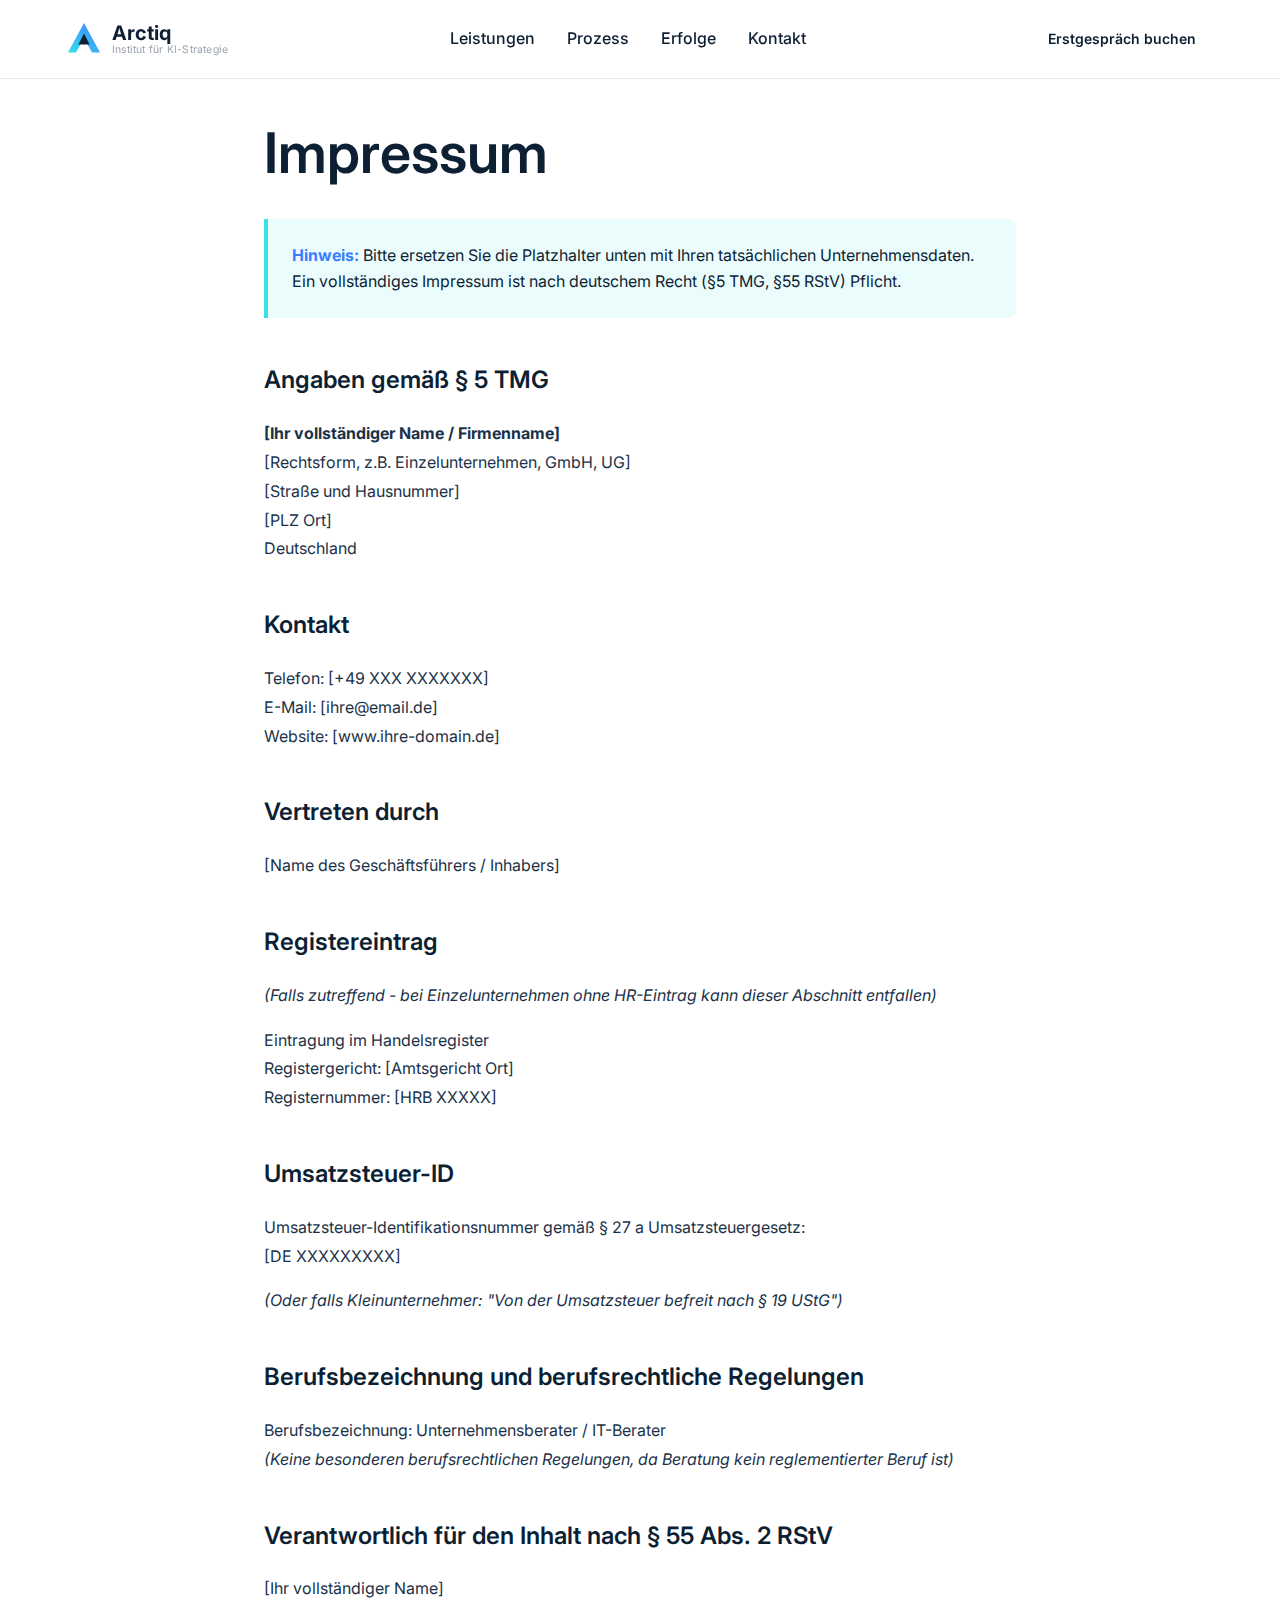
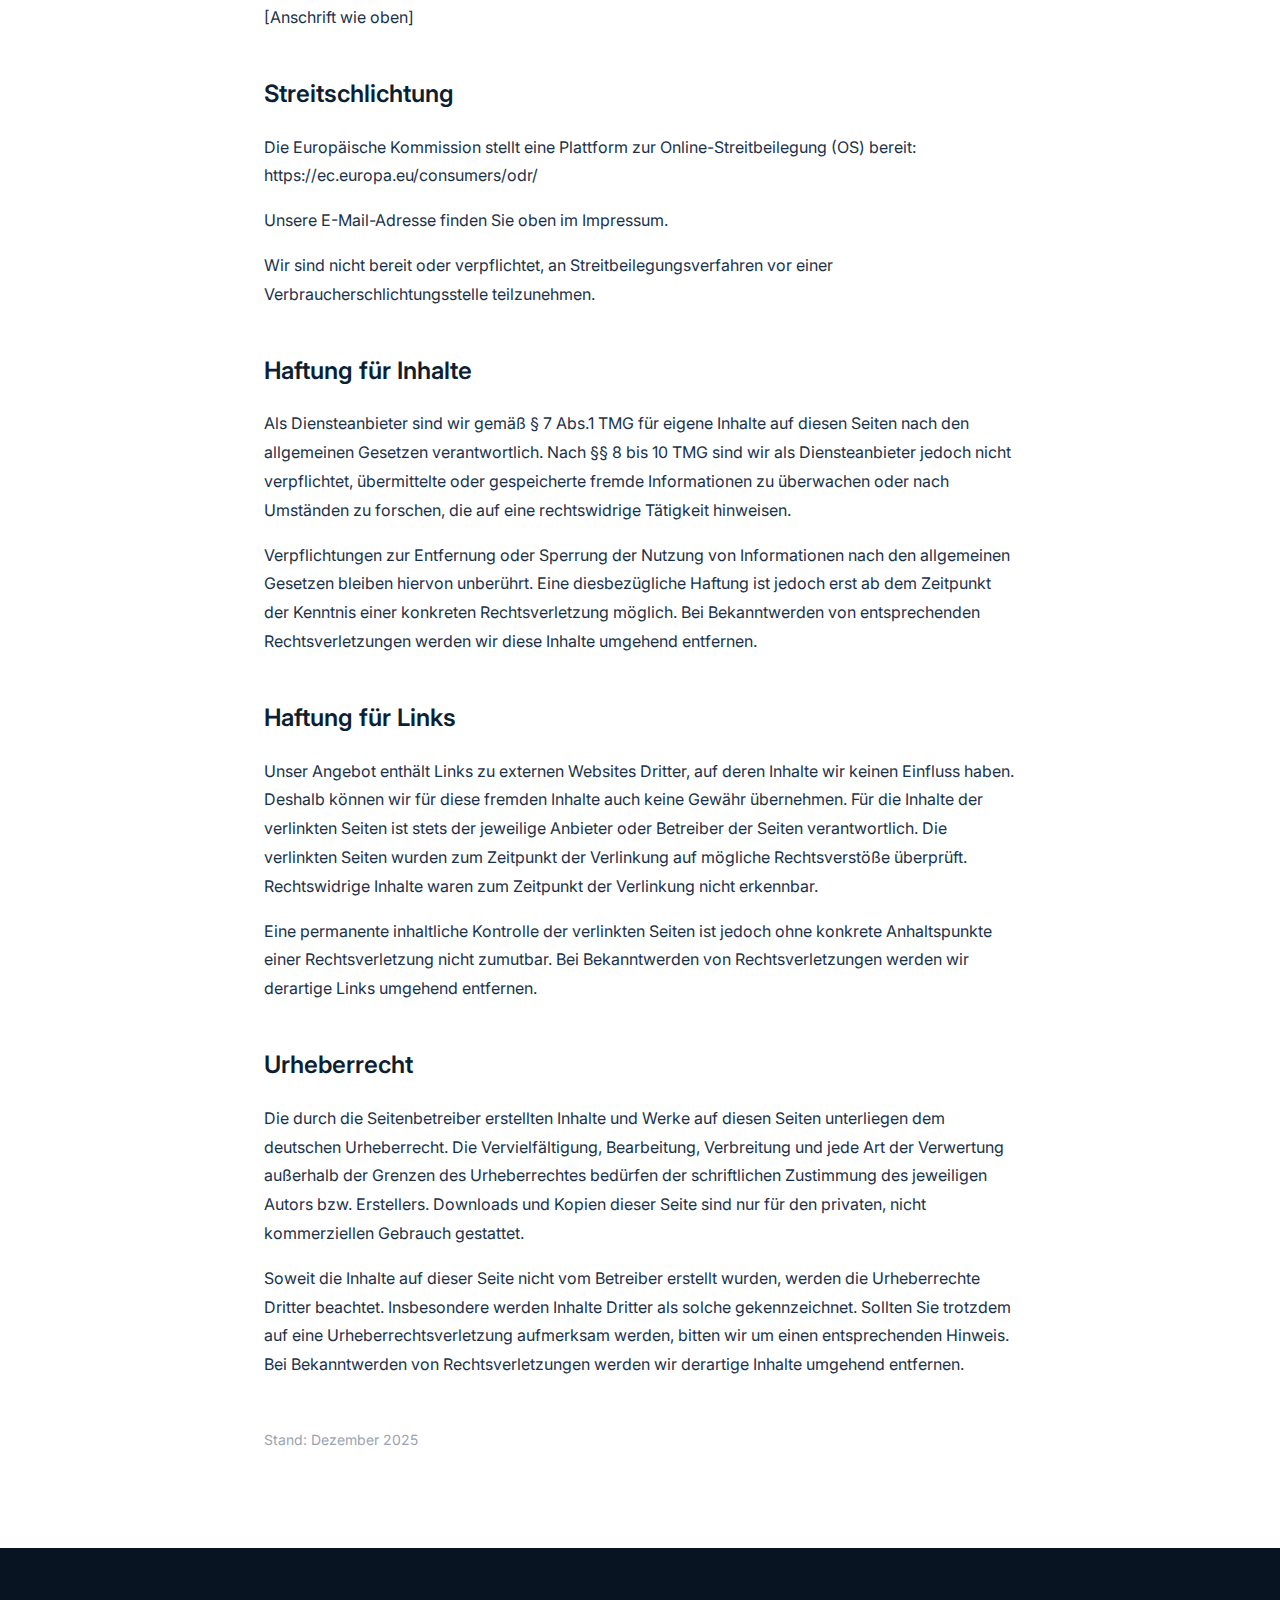
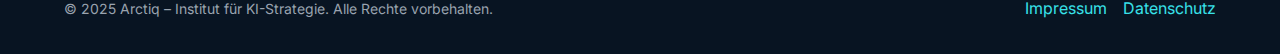
<file: impressum.html>
<!DOCTYPE html>
<html lang="de">
<head>
    <meta charset="UTF-8">
    <meta name="viewport" content="width=device-width, initial-scale=1.0">
    <meta name="robots" content="noindex">
    <title>Impressum | Arctiq - Institut für KI-Strategie</title>
    <link rel="preconnect" href="https://fonts.googleapis.com">
    <link rel="preconnect" href="https://fonts.gstatic.com" crossorigin>
    <link href="https://fonts.googleapis.com/css2?family=Inter:wght@300;400;500;600;700&display=swap" rel="stylesheet">
    <link rel="stylesheet" href="styles.css">
    <style>
        .legal-page {
            padding: 120px 0 80px;
            min-height: 100vh;
            background: var(--ice-white);
        }
        .legal-content {
            max-width: 800px;
            margin: 0 auto;
            padding: 0 var(--space-md);
        }
        .legal-content h1 {
            margin-bottom: var(--space-lg);
            color: var(--arctic-navy);
        }
        .legal-content h2 {
            font-size: 1.5rem;
            margin-top: var(--space-xl);
            margin-bottom: var(--space-md);
            color: var(--arctic-navy);
        }
        .legal-content p,
        .legal-content li {
            color: var(--light-navy);
            line-height: 1.8;
            margin-bottom: var(--space-sm);
        }
        .legal-content ul {
            padding-left: var(--space-lg);
        }
        .placeholder-note {
            background: var(--pale-cyan);
            border-left: 4px solid var(--glacier-cyan);
            padding: var(--space-md);
            margin: var(--space-md) 0;
            border-radius: 0 var(--radius-sm) var(--radius-sm) 0;
        }
        .placeholder-note strong {
            color: var(--polar-blue);
        }
    </style>
</head>
<body>
    <!-- Navigation -->
    <header class="header">
        <nav class="nav-container">
            <a href="index.html" class="logo">
                <svg class="logo-svg" viewBox="0 0 50 50" fill="none" xmlns="http://www.w3.org/2000/svg">
                    <defs>
                        <linearGradient id="logoGradient" x1="0%" y1="100%" x2="100%" y2="0%">
                            <stop offset="0%" stop-color="#38E1E9"/>
                            <stop offset="100%" stop-color="#3A7DFF"/>
                        </linearGradient>
                    </defs>
                    <path d="M25 5L45 42H35L25 24L15 42H5L25 5Z" fill="url(#logoGradient)"/>
                    <path d="M25 18L32 32H18L25 18Z" fill="#0D1F33"/>
                </svg>
                <div class="logo-text-group">
                    <span class="logo-text">Arctiq</span>
                    <span class="logo-subtext">Institut für KI-Strategie</span>
                </div>
            </a>
            <ul class="nav-links">
                <li><a href="index.html#leistungen">Leistungen</a></li>
                <li><a href="index.html#prozess">Prozess</a></li>
                <li><a href="index.html#erfolge">Erfolge</a></li>
                <li><a href="kontakt.html">Kontakt</a></li>
            </ul>
            <a href="kontakt.html" class="cta-button nav-cta">Erstgespräch buchen</a>
        </nav>
    </header>

    <!-- Legal Content -->
    <main class="legal-page">
        <div class="legal-content">
            <h1>Impressum</h1>

            <div class="placeholder-note">
                <strong>Hinweis:</strong> Bitte ersetzen Sie die Platzhalter unten mit Ihren tatsächlichen Unternehmensdaten. Ein vollständiges Impressum ist nach deutschem Recht (§5 TMG, §55 RStV) Pflicht.
            </div>

            <h2>Angaben gemäß § 5 TMG</h2>
            <p>
                <strong>[Ihr vollständiger Name / Firmenname]</strong><br>
                [Rechtsform, z.B. Einzelunternehmen, GmbH, UG]<br>
                [Straße und Hausnummer]<br>
                [PLZ Ort]<br>
                Deutschland
            </p>

            <h2>Kontakt</h2>
            <p>
                Telefon: [+49 XXX XXXXXXX]<br>
                E-Mail: [ihre@email.de]<br>
                Website: [www.ihre-domain.de]
            </p>

            <h2>Vertreten durch</h2>
            <p>
                [Name des Geschäftsführers / Inhabers]
            </p>

            <h2>Registereintrag</h2>
            <p>
                <em>(Falls zutreffend - bei Einzelunternehmen ohne HR-Eintrag kann dieser Abschnitt entfallen)</em>
            </p>
            <p>
                Eintragung im Handelsregister<br>
                Registergericht: [Amtsgericht Ort]<br>
                Registernummer: [HRB XXXXX]
            </p>

            <h2>Umsatzsteuer-ID</h2>
            <p>
                Umsatzsteuer-Identifikationsnummer gemäß § 27 a Umsatzsteuergesetz:<br>
                [DE XXXXXXXXX]
            </p>
            <p>
                <em>(Oder falls Kleinunternehmer: "Von der Umsatzsteuer befreit nach § 19 UStG")</em>
            </p>

            <h2>Berufsbezeichnung und berufsrechtliche Regelungen</h2>
            <p>
                Berufsbezeichnung: Unternehmensberater / IT-Berater<br>
                <em>(Keine besonderen berufsrechtlichen Regelungen, da Beratung kein reglementierter Beruf ist)</em>
            </p>

            <h2>Verantwortlich für den Inhalt nach § 55 Abs. 2 RStV</h2>
            <p>
                [Ihr vollständiger Name]<br>
                [Anschrift wie oben]
            </p>

            <h2>Streitschlichtung</h2>
            <p>
                Die Europäische Kommission stellt eine Plattform zur Online-Streitbeilegung (OS) bereit:
                <a href="https://ec.europa.eu/consumers/odr/" target="_blank" rel="noopener">https://ec.europa.eu/consumers/odr/</a>
            </p>
            <p>
                Unsere E-Mail-Adresse finden Sie oben im Impressum.
            </p>
            <p>
                Wir sind nicht bereit oder verpflichtet, an Streitbeilegungsverfahren vor einer Verbraucherschlichtungsstelle teilzunehmen.
            </p>

            <h2>Haftung für Inhalte</h2>
            <p>
                Als Diensteanbieter sind wir gemäß § 7 Abs.1 TMG für eigene Inhalte auf diesen Seiten nach den allgemeinen Gesetzen verantwortlich. Nach §§ 8 bis 10 TMG sind wir als Diensteanbieter jedoch nicht verpflichtet, übermittelte oder gespeicherte fremde Informationen zu überwachen oder nach Umständen zu forschen, die auf eine rechtswidrige Tätigkeit hinweisen.
            </p>
            <p>
                Verpflichtungen zur Entfernung oder Sperrung der Nutzung von Informationen nach den allgemeinen Gesetzen bleiben hiervon unberührt. Eine diesbezügliche Haftung ist jedoch erst ab dem Zeitpunkt der Kenntnis einer konkreten Rechtsverletzung möglich. Bei Bekanntwerden von entsprechenden Rechtsverletzungen werden wir diese Inhalte umgehend entfernen.
            </p>

            <h2>Haftung für Links</h2>
            <p>
                Unser Angebot enthält Links zu externen Websites Dritter, auf deren Inhalte wir keinen Einfluss haben. Deshalb können wir für diese fremden Inhalte auch keine Gewähr übernehmen. Für die Inhalte der verlinkten Seiten ist stets der jeweilige Anbieter oder Betreiber der Seiten verantwortlich. Die verlinkten Seiten wurden zum Zeitpunkt der Verlinkung auf mögliche Rechtsverstöße überprüft. Rechtswidrige Inhalte waren zum Zeitpunkt der Verlinkung nicht erkennbar.
            </p>
            <p>
                Eine permanente inhaltliche Kontrolle der verlinkten Seiten ist jedoch ohne konkrete Anhaltspunkte einer Rechtsverletzung nicht zumutbar. Bei Bekanntwerden von Rechtsverletzungen werden wir derartige Links umgehend entfernen.
            </p>

            <h2>Urheberrecht</h2>
            <p>
                Die durch die Seitenbetreiber erstellten Inhalte und Werke auf diesen Seiten unterliegen dem deutschen Urheberrecht. Die Vervielfältigung, Bearbeitung, Verbreitung und jede Art der Verwertung außerhalb der Grenzen des Urheberrechtes bedürfen der schriftlichen Zustimmung des jeweiligen Autors bzw. Erstellers. Downloads und Kopien dieser Seite sind nur für den privaten, nicht kommerziellen Gebrauch gestattet.
            </p>
            <p>
                Soweit die Inhalte auf dieser Seite nicht vom Betreiber erstellt wurden, werden die Urheberrechte Dritter beachtet. Insbesondere werden Inhalte Dritter als solche gekennzeichnet. Sollten Sie trotzdem auf eine Urheberrechtsverletzung aufmerksam werden, bitten wir um einen entsprechenden Hinweis. Bei Bekanntwerden von Rechtsverletzungen werden wir derartige Inhalte umgehend entfernen.
            </p>

            <p style="margin-top: var(--space-xl); color: var(--cold-grey); font-size: 0.875rem;">
                Stand: Dezember 2025
            </p>
        </div>
    </main>

    <!-- Footer -->
    <footer class="footer">
        <div class="container">
            <div class="footer-bottom" style="border-top: none; padding-top: 0;">
                <p>&copy; 2025 Arctiq – Institut für KI-Strategie. Alle Rechte vorbehalten.</p>
                <div class="footer-badges">
                    <a href="impressum.html" style="color: var(--glacier-cyan);">Impressum</a>
                    <a href="datenschutz.html" style="color: var(--glacier-cyan);">Datenschutz</a>
                </div>
            </div>
        </div>
    </footer>
</body>
</html>
</file>
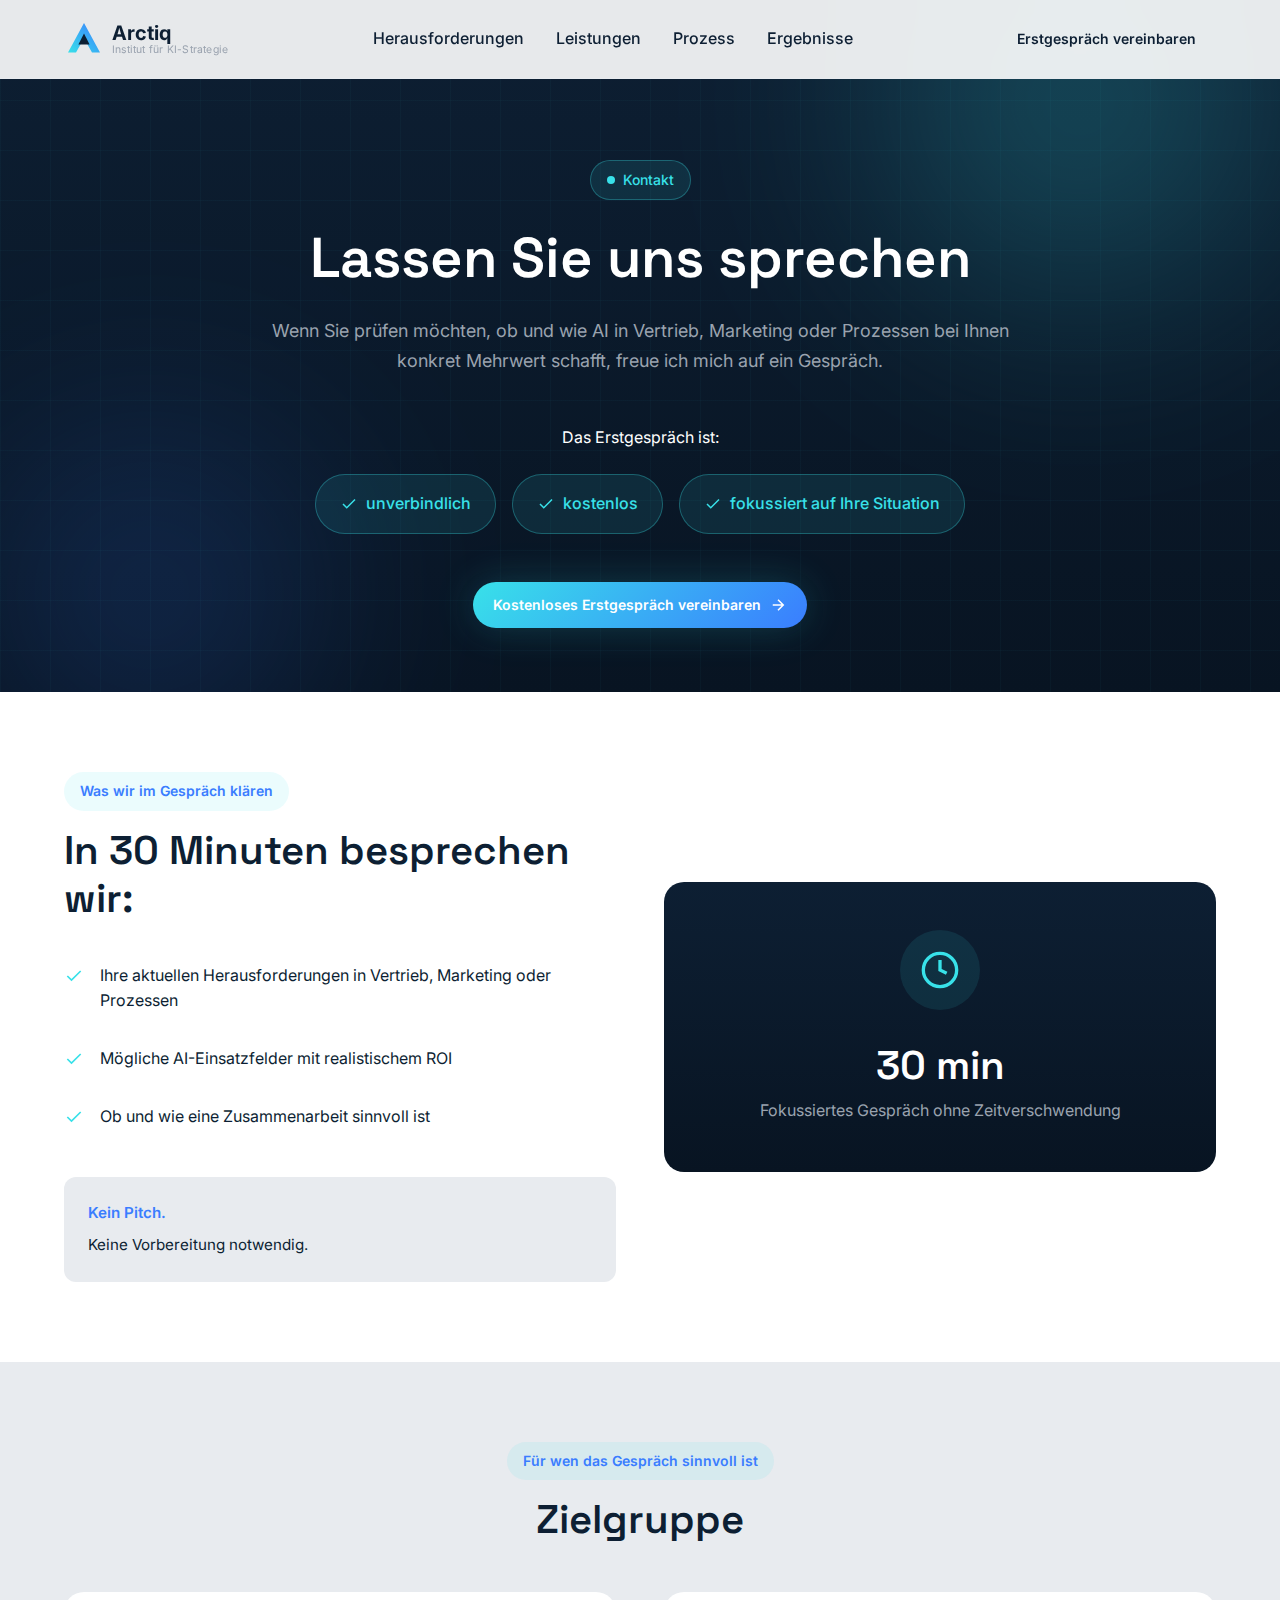
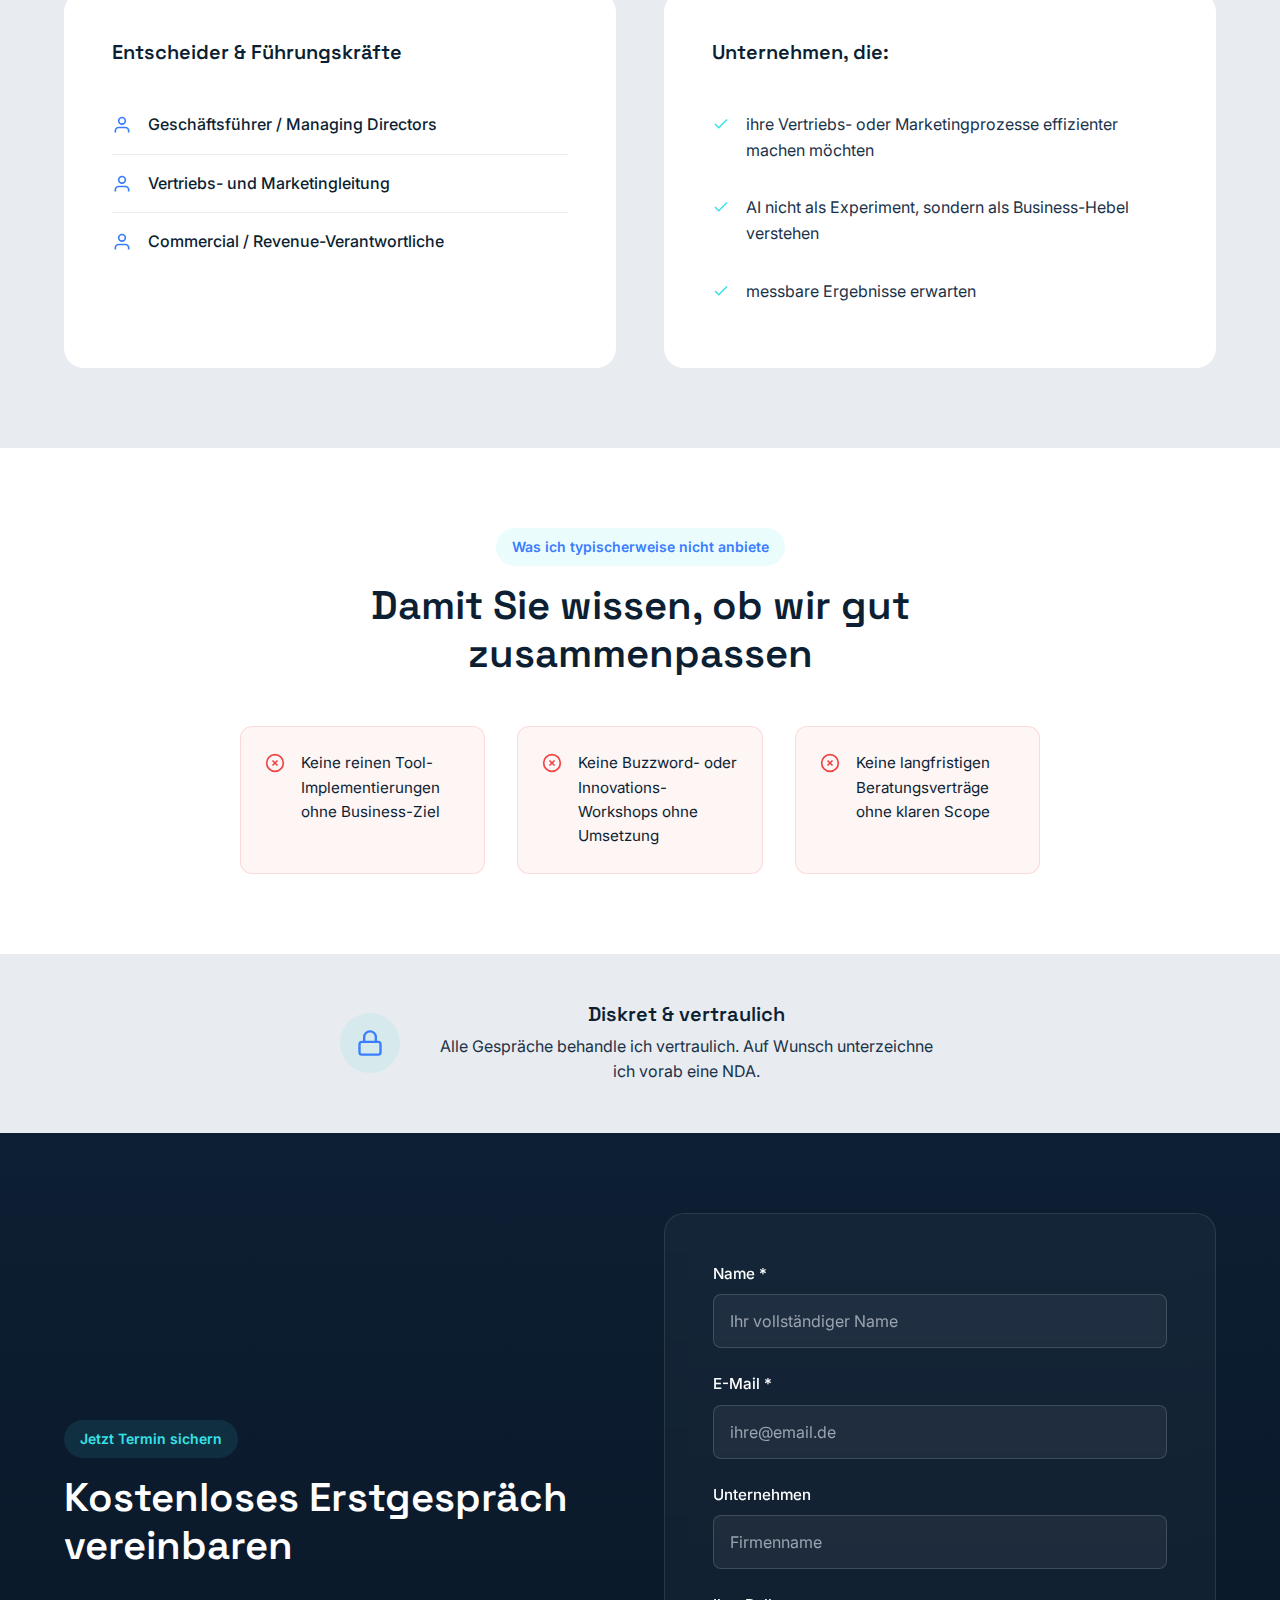
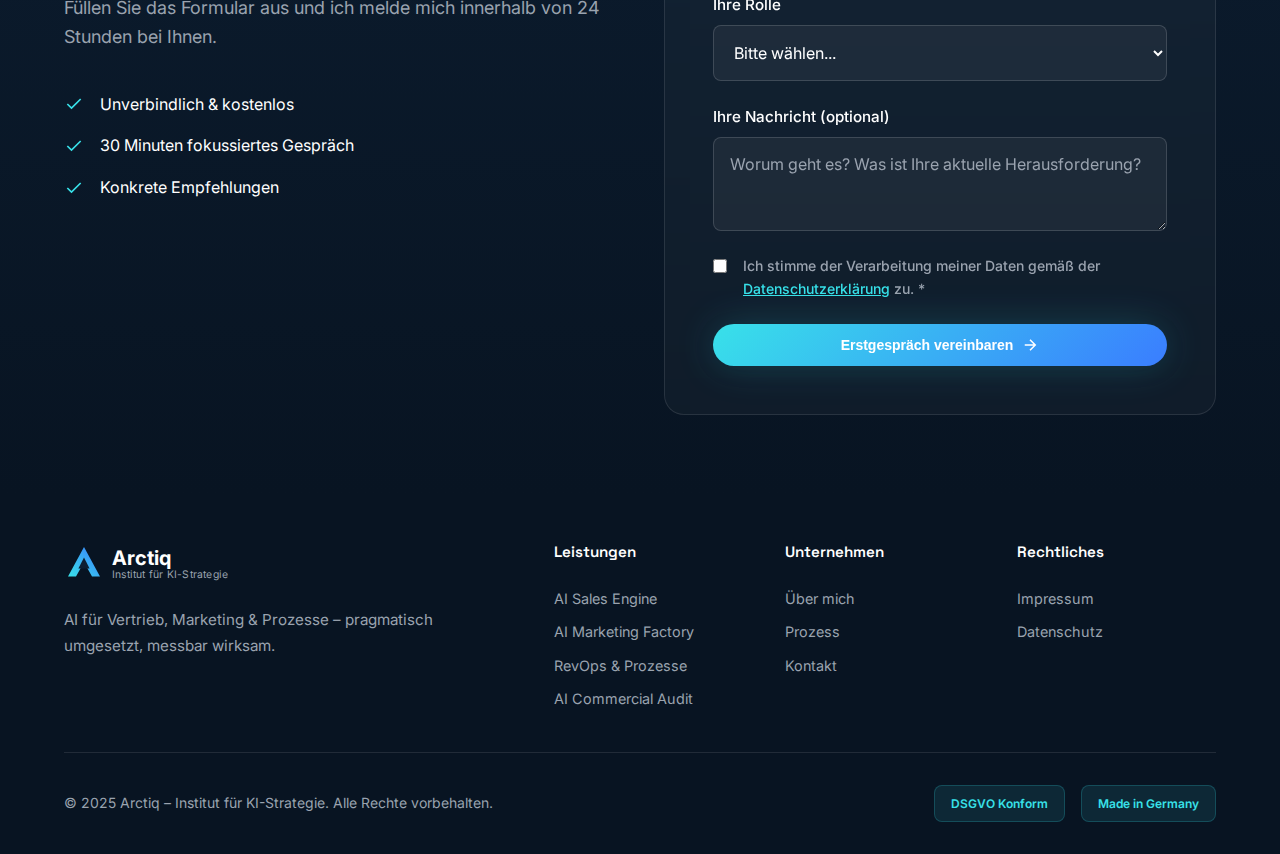
<file: kontakt.html>
<!DOCTYPE html>
<html lang="de">
<head>
    <meta charset="UTF-8">
    <meta name="viewport" content="width=device-width, initial-scale=1.0">
    <meta name="description" content="Kontakt - Arctiq Institut für KI-Strategie. Kostenloses Erstgespräch vereinbaren. Prüfen Sie, wie AI in Vertrieb, Marketing oder Prozessen Mehrwert schafft.">
    <title>Kontakt | Arctiq - Institut für KI-Strategie</title>
    <link rel="preconnect" href="https://fonts.googleapis.com">
    <link rel="preconnect" href="https://fonts.gstatic.com" crossorigin>
    <link href="https://fonts.googleapis.com/css2?family=Inter:wght@300;400;500;600;700;800&family=Space+Grotesk:wght@400;500;600;700&display=swap" rel="stylesheet">
    <link rel="stylesheet" href="styles.css">
    <style>
        /* Kontakt Page Specific Styles */
        .kontakt-hero {
            padding: 10rem 0 4rem;
            background: var(--gradient-dark);
            position: relative;
            overflow: hidden;
        }

        .kontakt-hero .hero-background {
            position: absolute;
            inset: 0;
        }

        .kontakt-hero-content {
            position: relative;
            z-index: 2;
            text-align: center;
            max-width: 800px;
            margin: 0 auto;
        }

        .kontakt-hero h1 {
            color: var(--ice-white);
            margin-bottom: var(--space-md);
        }

        .kontakt-hero .subtitle {
            font-size: 1.125rem;
            color: var(--cold-grey);
            line-height: 1.7;
            margin-bottom: var(--space-xl);
        }

        /* Benefits Pills */
        .erstgespraech-benefits {
            display: flex;
            flex-wrap: wrap;
            justify-content: center;
            gap: var(--space-sm);
            margin-bottom: var(--space-xl);
        }

        .benefit-pill {
            display: flex;
            align-items: center;
            gap: var(--space-xs);
            padding: var(--space-sm) var(--space-md);
            background: rgba(56, 225, 233, 0.1);
            border: 1px solid rgba(56, 225, 233, 0.3);
            border-radius: var(--radius-full);
            color: var(--glacier-cyan);
            font-weight: 500;
        }

        .benefit-pill svg {
            width: 18px;
            height: 18px;
            stroke: var(--glacier-cyan);
        }

        /* What We Discuss Section */
        .was-wir-klaeren {
            padding: var(--space-2xl) 0;
            background: var(--ice-white);
        }

        .discuss-content {
            display: grid;
            grid-template-columns: 1fr 1fr;
            gap: var(--space-xl);
            align-items: center;
        }

        @media (max-width: 800px) {
            .discuss-content {
                grid-template-columns: 1fr;
            }
        }

        .discuss-text h2 {
            color: var(--arctic-navy);
            margin-bottom: var(--space-md);
        }

        .discuss-intro {
            color: var(--light-navy);
            font-size: 1.1rem;
            margin-bottom: var(--space-lg);
        }

        .discuss-list {
            list-style: none;
            padding: 0;
            margin: 0 0 var(--space-lg) 0;
        }

        .discuss-list li {
            display: flex;
            align-items: flex-start;
            gap: var(--space-sm);
            padding: var(--space-sm) 0;
            color: var(--arctic-navy);
            font-size: 1rem;
        }

        .discuss-list li svg {
            width: 20px;
            height: 20px;
            stroke: var(--glacier-cyan);
            flex-shrink: 0;
            margin-top: 3px;
        }

        .discuss-note {
            display: flex;
            flex-direction: column;
            gap: var(--space-xs);
            padding: var(--space-md);
            background: var(--soft-grey);
            border-radius: var(--radius-md);
        }

        .discuss-note span {
            color: var(--arctic-navy);
            font-size: 0.95rem;
        }

        .discuss-note span:first-child {
            font-weight: 600;
            color: var(--polar-blue);
        }

        .discuss-visual {
            background: var(--gradient-dark);
            border-radius: var(--radius-lg);
            padding: var(--space-xl);
            text-align: center;
        }

        .discuss-visual-icon {
            width: 80px;
            height: 80px;
            margin: 0 auto var(--space-lg);
            background: rgba(56, 225, 233, 0.1);
            border-radius: 50%;
            display: flex;
            align-items: center;
            justify-content: center;
        }

        .discuss-visual-icon svg {
            width: 40px;
            height: 40px;
            stroke: var(--glacier-cyan);
        }

        .discuss-visual h3 {
            color: var(--ice-white);
            font-size: 2.5rem;
            margin-bottom: var(--space-xs);
        }

        .discuss-visual p {
            color: var(--cold-grey);
            font-size: 1rem;
        }

        /* Target Audience Section */
        .fuer-wen {
            padding: var(--space-2xl) 0;
            background: var(--soft-grey);
        }

        .audience-grid {
            display: grid;
            grid-template-columns: 1fr 1fr;
            gap: var(--space-xl);
            margin-top: var(--space-xl);
        }

        @media (max-width: 800px) {
            .audience-grid {
                grid-template-columns: 1fr;
            }
        }

        .audience-roles {
            background: var(--ice-white);
            border-radius: var(--radius-lg);
            padding: var(--space-xl);
        }

        .audience-roles h3 {
            color: var(--arctic-navy);
            margin-bottom: var(--space-lg);
            font-size: 1.25rem;
        }

        .role-list {
            list-style: none;
            padding: 0;
            margin: 0;
        }

        .role-list li {
            display: flex;
            align-items: center;
            gap: var(--space-sm);
            padding: var(--space-sm) 0;
            color: var(--arctic-navy);
            font-weight: 500;
            border-bottom: 1px solid var(--soft-grey);
        }

        .role-list li:last-child {
            border-bottom: none;
        }

        .role-list li svg {
            width: 20px;
            height: 20px;
            stroke: var(--polar-blue);
            flex-shrink: 0;
        }

        .audience-companies {
            background: var(--ice-white);
            border-radius: var(--radius-lg);
            padding: var(--space-xl);
        }

        .audience-companies h3 {
            color: var(--arctic-navy);
            margin-bottom: var(--space-lg);
            font-size: 1.25rem;
        }

        .company-intro {
            color: var(--light-navy);
            margin-bottom: var(--space-md);
        }

        .company-list {
            list-style: none;
            padding: 0;
            margin: 0;
        }

        .company-list li {
            display: flex;
            align-items: flex-start;
            gap: var(--space-sm);
            padding: var(--space-sm) 0;
            color: var(--light-navy);
        }

        .company-list li svg {
            width: 18px;
            height: 18px;
            stroke: var(--glacier-cyan);
            flex-shrink: 0;
            margin-top: 3px;
        }

        /* What I Don't Offer Section */
        .was-nicht {
            padding: var(--space-2xl) 0;
            background: var(--ice-white);
        }

        .nicht-content {
            max-width: 800px;
            margin: 0 auto;
        }

        .nicht-intro {
            text-align: center;
            color: var(--light-navy);
            font-size: 1.1rem;
            margin-bottom: var(--space-xl);
        }

        .nicht-grid {
            display: grid;
            grid-template-columns: repeat(3, 1fr);
            gap: var(--space-lg);
        }

        @media (max-width: 700px) {
            .nicht-grid {
                grid-template-columns: 1fr;
            }
        }

        .nicht-item {
            display: flex;
            align-items: flex-start;
            gap: var(--space-sm);
            padding: var(--space-md);
            background: rgba(239, 68, 68, 0.05);
            border: 1px solid rgba(239, 68, 68, 0.15);
            border-radius: var(--radius-md);
        }

        .nicht-item svg {
            width: 20px;
            height: 20px;
            stroke: #EF4444;
            flex-shrink: 0;
            margin-top: 2px;
        }

        .nicht-item span {
            color: var(--arctic-navy);
            font-size: 0.95rem;
        }

        /* Confidentiality Section */
        .vertraulich {
            padding: var(--space-xl) 0;
            background: var(--soft-grey);
        }

        .vertraulich-content {
            display: flex;
            align-items: center;
            justify-content: center;
            gap: var(--space-lg);
            max-width: 600px;
            margin: 0 auto;
            text-align: center;
        }

        @media (max-width: 500px) {
            .vertraulich-content {
                flex-direction: column;
            }
        }

        .vertraulich-icon {
            width: 60px;
            height: 60px;
            background: var(--pale-cyan);
            border-radius: 50%;
            display: flex;
            align-items: center;
            justify-content: center;
            flex-shrink: 0;
        }

        .vertraulich-icon svg {
            width: 28px;
            height: 28px;
            stroke: var(--polar-blue);
        }

        .vertraulich-text h3 {
            color: var(--arctic-navy);
            margin-bottom: var(--space-xs);
            font-size: 1.25rem;
        }

        .vertraulich-text p {
            color: var(--light-navy);
            margin: 0;
        }

        /* Final CTA Section */
        .kontakt-cta {
            padding: var(--space-2xl) 0;
            background: var(--gradient-dark);
            text-align: center;
        }

        .kontakt-cta h2 {
            color: var(--ice-white);
            margin-bottom: var(--space-lg);
        }

        .kontakt-cta-buttons {
            display: flex;
            flex-wrap: wrap;
            justify-content: center;
            gap: var(--space-sm);
        }
    </style>
</head>
<body>
    <!-- ============================================
         NAVIGATION
         ============================================ -->
    <header class="header">
        <nav class="nav-container">
            <a href="index.html" class="logo">
                <svg class="logo-svg" viewBox="0 0 50 50" fill="none" xmlns="http://www.w3.org/2000/svg">
                    <defs>
                        <linearGradient id="logoGradient" x1="0%" y1="100%" x2="100%" y2="0%">
                            <stop offset="0%" stop-color="#38E1E9"/>
                            <stop offset="100%" stop-color="#3A7DFF"/>
                        </linearGradient>
                    </defs>
                    <path d="M25 5L45 42H35L25 24L15 42H5L25 5Z" fill="url(#logoGradient)"/>
                    <path d="M25 18L32 32H18L25 18Z" fill="#0D1F33"/>
                </svg>
                <div class="logo-text-group">
                    <span class="logo-text">Arctiq</span>
                    <span class="logo-subtext">Institut für KI-Strategie</span>
                </div>
            </a>
            <ul class="nav-links">
                <li><a href="index.html#probleme">Herausforderungen</a></li>
                <li><a href="leistungen.html">Leistungen</a></li>
                <li><a href="index.html#prozess">Prozess</a></li>
                <li><a href="ergebnisse.html">Ergebnisse</a></li>
            </ul>
            <a href="kontakt.html" class="cta-button nav-cta">Erstgespräch vereinbaren</a>
            <button class="mobile-menu-toggle" aria-label="Menü öffnen">
                <span></span>
                <span></span>
                <span></span>
            </button>
        </nav>
    </header>

    <!-- ============================================
         HERO SECTION
         ============================================ -->
    <section class="kontakt-hero">
        <div class="hero-background">
            <div class="gradient-orb orb-1"></div>
            <div class="gradient-orb orb-2"></div>
            <div class="grid-overlay"></div>
        </div>
        <div class="container">
            <div class="kontakt-hero-content">
                <div class="hero-badge">
                    <span class="pulse"></span>
                    Kontakt
                </div>
                <h1>Lassen Sie uns sprechen</h1>
                <p class="subtitle">
                    Wenn Sie prüfen möchten, ob und wie AI in Vertrieb, Marketing oder Prozessen bei Ihnen konkret Mehrwert schafft, freue ich mich auf ein Gespräch.
                </p>

                <p style="color: var(--ice-white); margin-bottom: var(--space-md);">Das Erstgespräch ist:</p>

                <div class="erstgespraech-benefits">
                    <span class="benefit-pill">
                        <svg viewBox="0 0 24 24" fill="none" stroke="currentColor" stroke-width="2">
                            <path d="M20 6L9 17l-5-5"/>
                        </svg>
                        unverbindlich
                    </span>
                    <span class="benefit-pill">
                        <svg viewBox="0 0 24 24" fill="none" stroke="currentColor" stroke-width="2">
                            <path d="M20 6L9 17l-5-5"/>
                        </svg>
                        kostenlos
                    </span>
                    <span class="benefit-pill">
                        <svg viewBox="0 0 24 24" fill="none" stroke="currentColor" stroke-width="2">
                            <path d="M20 6L9 17l-5-5"/>
                        </svg>
                        fokussiert auf Ihre Situation
                    </span>
                </div>

                <a href="#kontakt-form" class="cta-button primary">
                    Kostenloses Erstgespräch vereinbaren
                    <svg class="arrow-icon" viewBox="0 0 24 24" fill="none" stroke="currentColor" stroke-width="2">
                        <path d="M5 12h14M12 5l7 7-7 7"/>
                    </svg>
                </a>
            </div>
        </div>
    </section>

    <!-- ============================================
         WAS WIR IM GESPRÄCH KLÄREN
         ============================================ -->
    <section class="was-wir-klaeren">
        <div class="container">
            <div class="discuss-content">
                <div class="discuss-text">
                    <span class="section-badge">Was wir im Gespräch klären</span>
                    <h2>In 30 Minuten besprechen wir:</h2>

                    <ul class="discuss-list">
                        <li>
                            <svg viewBox="0 0 24 24" fill="none" stroke="currentColor" stroke-width="2">
                                <path d="M20 6L9 17l-5-5"/>
                            </svg>
                            Ihre aktuellen Herausforderungen in Vertrieb, Marketing oder Prozessen
                        </li>
                        <li>
                            <svg viewBox="0 0 24 24" fill="none" stroke="currentColor" stroke-width="2">
                                <path d="M20 6L9 17l-5-5"/>
                            </svg>
                            Mögliche AI-Einsatzfelder mit realistischem ROI
                        </li>
                        <li>
                            <svg viewBox="0 0 24 24" fill="none" stroke="currentColor" stroke-width="2">
                                <path d="M20 6L9 17l-5-5"/>
                            </svg>
                            Ob und wie eine Zusammenarbeit sinnvoll ist
                        </li>
                    </ul>

                    <div class="discuss-note">
                        <span>Kein Pitch.</span>
                        <span>Keine Vorbereitung notwendig.</span>
                    </div>
                </div>

                <div class="discuss-visual">
                    <div class="discuss-visual-icon">
                        <svg viewBox="0 0 24 24" fill="none" stroke="currentColor" stroke-width="2">
                            <circle cx="12" cy="12" r="10"/>
                            <polyline points="12 6 12 12 16 14"/>
                        </svg>
                    </div>
                    <h3>30 min</h3>
                    <p>Fokussiertes Gespräch ohne Zeitverschwendung</p>
                </div>
            </div>
        </div>
    </section>

    <!-- ============================================
         FÜR WEN DAS GESPRÄCH SINNVOLL IST
         ============================================ -->
    <section class="fuer-wen">
        <div class="container">
            <div class="section-header">
                <span class="section-badge">Für wen das Gespräch sinnvoll ist</span>
                <h2>Zielgruppe</h2>
            </div>

            <div class="audience-grid">
                <div class="audience-roles">
                    <h3>Entscheider & Führungskräfte</h3>
                    <ul class="role-list">
                        <li>
                            <svg viewBox="0 0 24 24" fill="none" stroke="currentColor" stroke-width="2">
                                <path d="M20 21v-2a4 4 0 0 0-4-4H8a4 4 0 0 0-4 4v2"/>
                                <circle cx="12" cy="7" r="4"/>
                            </svg>
                            Geschäftsführer / Managing Directors
                        </li>
                        <li>
                            <svg viewBox="0 0 24 24" fill="none" stroke="currentColor" stroke-width="2">
                                <path d="M20 21v-2a4 4 0 0 0-4-4H8a4 4 0 0 0-4 4v2"/>
                                <circle cx="12" cy="7" r="4"/>
                            </svg>
                            Vertriebs- und Marketingleitung
                        </li>
                        <li>
                            <svg viewBox="0 0 24 24" fill="none" stroke="currentColor" stroke-width="2">
                                <path d="M20 21v-2a4 4 0 0 0-4-4H8a4 4 0 0 0-4 4v2"/>
                                <circle cx="12" cy="7" r="4"/>
                            </svg>
                            Commercial / Revenue-Verantwortliche
                        </li>
                    </ul>
                </div>

                <div class="audience-companies">
                    <h3>Unternehmen, die:</h3>
                    <ul class="company-list">
                        <li>
                            <svg viewBox="0 0 24 24" fill="none" stroke="currentColor" stroke-width="2">
                                <path d="M20 6L9 17l-5-5"/>
                            </svg>
                            ihre Vertriebs- oder Marketingprozesse effizienter machen möchten
                        </li>
                        <li>
                            <svg viewBox="0 0 24 24" fill="none" stroke="currentColor" stroke-width="2">
                                <path d="M20 6L9 17l-5-5"/>
                            </svg>
                            AI nicht als Experiment, sondern als Business-Hebel verstehen
                        </li>
                        <li>
                            <svg viewBox="0 0 24 24" fill="none" stroke="currentColor" stroke-width="2">
                                <path d="M20 6L9 17l-5-5"/>
                            </svg>
                            messbare Ergebnisse erwarten
                        </li>
                    </ul>
                </div>
            </div>
        </div>
    </section>

    <!-- ============================================
         WAS ICH NICHT ANBIETE
         ============================================ -->
    <section class="was-nicht">
        <div class="container">
            <div class="nicht-content">
                <div class="section-header">
                    <span class="section-badge">Was ich typischerweise nicht anbiete</span>
                    <h2>Damit Sie wissen, ob wir gut zusammenpassen</h2>
                </div>

                <div class="nicht-grid">
                    <div class="nicht-item">
                        <svg viewBox="0 0 24 24" fill="none" stroke="currentColor" stroke-width="2">
                            <circle cx="12" cy="12" r="10"/>
                            <line x1="15" y1="9" x2="9" y2="15"/>
                            <line x1="9" y1="9" x2="15" y2="15"/>
                        </svg>
                        <span>Keine reinen Tool-Implementierungen ohne Business-Ziel</span>
                    </div>
                    <div class="nicht-item">
                        <svg viewBox="0 0 24 24" fill="none" stroke="currentColor" stroke-width="2">
                            <circle cx="12" cy="12" r="10"/>
                            <line x1="15" y1="9" x2="9" y2="15"/>
                            <line x1="9" y1="9" x2="15" y2="15"/>
                        </svg>
                        <span>Keine Buzzword- oder Innovations-Workshops ohne Umsetzung</span>
                    </div>
                    <div class="nicht-item">
                        <svg viewBox="0 0 24 24" fill="none" stroke="currentColor" stroke-width="2">
                            <circle cx="12" cy="12" r="10"/>
                            <line x1="15" y1="9" x2="9" y2="15"/>
                            <line x1="9" y1="9" x2="15" y2="15"/>
                        </svg>
                        <span>Keine langfristigen Beratungsverträge ohne klaren Scope</span>
                    </div>
                </div>
            </div>
        </div>
    </section>

    <!-- ============================================
         DISKRET & VERTRAULICH
         ============================================ -->
    <section class="vertraulich">
        <div class="container">
            <div class="vertraulich-content">
                <div class="vertraulich-icon">
                    <svg viewBox="0 0 24 24" fill="none" stroke="currentColor" stroke-width="2">
                        <rect x="3" y="11" width="18" height="11" rx="2" ry="2"/>
                        <path d="M7 11V7a5 5 0 0 1 10 0v4"/>
                    </svg>
                </div>
                <div class="vertraulich-text">
                    <h3>Diskret & vertraulich</h3>
                    <p>Alle Gespräche behandle ich vertraulich. Auf Wunsch unterzeichne ich vorab eine NDA.</p>
                </div>
            </div>
        </div>
    </section>

    <!-- ============================================
         CONTACT FORM / CTA
         ============================================ -->
    <section class="contact" id="kontakt-form">
        <div class="container">
            <div class="contact-wrapper">
                <div class="contact-content">
                    <span class="section-badge">Jetzt Termin sichern</span>
                    <h2>Kostenloses Erstgespräch vereinbaren</h2>
                    <p>Füllen Sie das Formular aus und ich melde mich innerhalb von 24 Stunden bei Ihnen.</p>
                    <ul class="contact-benefits">
                        <li>
                            <svg viewBox="0 0 24 24" fill="none" stroke="currentColor" stroke-width="2">
                                <path d="M20 6L9 17l-5-5"/>
                            </svg>
                            Unverbindlich & kostenlos
                        </li>
                        <li>
                            <svg viewBox="0 0 24 24" fill="none" stroke="currentColor" stroke-width="2">
                                <path d="M20 6L9 17l-5-5"/>
                            </svg>
                            30 Minuten fokussiertes Gespräch
                        </li>
                        <li>
                            <svg viewBox="0 0 24 24" fill="none" stroke="currentColor" stroke-width="2">
                                <path d="M20 6L9 17l-5-5"/>
                            </svg>
                            Konkrete Empfehlungen
                        </li>
                    </ul>
                </div>
                <div class="contact-form-wrapper">
                    <form class="contact-form" id="contactForm">
                        <div class="form-group">
                            <label for="name">Name *</label>
                            <input type="text" id="name" name="name" required placeholder="Ihr vollständiger Name">
                        </div>
                        <div class="form-group">
                            <label for="email">E-Mail *</label>
                            <input type="email" id="email" name="email" required placeholder="ihre@email.de">
                        </div>
                        <div class="form-group">
                            <label for="company">Unternehmen</label>
                            <input type="text" id="company" name="company" placeholder="Firmenname">
                        </div>
                        <div class="form-group">
                            <label for="role">Ihre Rolle</label>
                            <select id="role" name="role">
                                <option value="">Bitte wählen...</option>
                                <option value="gf">Geschäftsführer / Managing Director</option>
                                <option value="vertrieb">Vertriebsleitung</option>
                                <option value="marketing">Marketingleitung</option>
                                <option value="commercial">Commercial / Revenue</option>
                                <option value="other">Andere</option>
                            </select>
                        </div>
                        <div class="form-group">
                            <label for="message">Ihre Nachricht (optional)</label>
                            <textarea id="message" name="message" rows="3" placeholder="Worum geht es? Was ist Ihre aktuelle Herausforderung?"></textarea>
                        </div>
                        <div class="form-group checkbox-group">
                            <input type="checkbox" id="privacy" name="privacy" required>
                            <label for="privacy">
                                Ich stimme der Verarbeitung meiner Daten gemäß der
                                <a href="datenschutz.html">Datenschutzerklärung</a> zu. *
                            </label>
                        </div>
                        <button type="submit" class="cta-button primary full-width">
                            Erstgespräch vereinbaren
                            <svg class="arrow-icon" viewBox="0 0 24 24" fill="none" stroke="currentColor" stroke-width="2">
                                <path d="M5 12h14M12 5l7 7-7 7"/>
                            </svg>
                        </button>
                    </form>
                </div>
            </div>
        </div>
    </section>

    <!-- ============================================
         FOOTER
         ============================================ -->
    <footer class="footer">
        <div class="container">
            <div class="footer-main">
                <div class="footer-brand">
                    <a href="index.html" class="logo">
                        <svg class="logo-svg" viewBox="0 0 50 50" fill="none" xmlns="http://www.w3.org/2000/svg">
                            <defs>
                                <linearGradient id="footerLogoGrad" x1="0%" y1="100%" x2="100%" y2="0%">
                                    <stop offset="0%" stop-color="#38E1E9"/>
                                    <stop offset="100%" stop-color="#3A7DFF"/>
                                </linearGradient>
                            </defs>
                            <path d="M25 5L45 42H35L25 24L15 42H5L25 5Z" fill="url(#footerLogoGrad)"/>
                            <path d="M25 18L32 32H18L25 18Z" fill="#0D1F33"/>
                        </svg>
                        <div class="logo-text-group">
                            <span class="logo-text">Arctiq</span>
                            <span class="logo-subtext">Institut für KI-Strategie</span>
                        </div>
                    </a>
                    <p>AI für Vertrieb, Marketing & Prozesse – pragmatisch umgesetzt, messbar wirksam.</p>
                </div>
                <div class="footer-links">
                    <div class="footer-column">
                        <h4>Leistungen</h4>
                        <ul>
                            <li><a href="leistungen.html#sales-engine">AI Sales Engine</a></li>
                            <li><a href="leistungen.html#marketing-factory">AI Marketing Factory</a></li>
                            <li><a href="leistungen.html#revops">RevOps & Prozesse</a></li>
                            <li><a href="leistungen.html#audit">AI Commercial Audit</a></li>
                        </ul>
                    </div>
                    <div class="footer-column">
                        <h4>Unternehmen</h4>
                        <ul>
                            <li><a href="index.html#ueber">Über mich</a></li>
                            <li><a href="index.html#prozess">Prozess</a></li>
                            <li><a href="kontakt.html">Kontakt</a></li>
                        </ul>
                    </div>
                    <div class="footer-column">
                        <h4>Rechtliches</h4>
                        <ul>
                            <li><a href="impressum.html">Impressum</a></li>
                            <li><a href="datenschutz.html">Datenschutz</a></li>
                        </ul>
                    </div>
                </div>
            </div>
            <div class="footer-bottom">
                <p>&copy; 2025 Arctiq – Institut für KI-Strategie. Alle Rechte vorbehalten.</p>
                <div class="footer-badges">
                    <span class="badge">DSGVO Konform</span>
                    <span class="badge">Made in Germany</span>
                </div>
            </div>
        </div>
    </footer>

    <script src="script.js"></script>
</body>
</html>
</file>
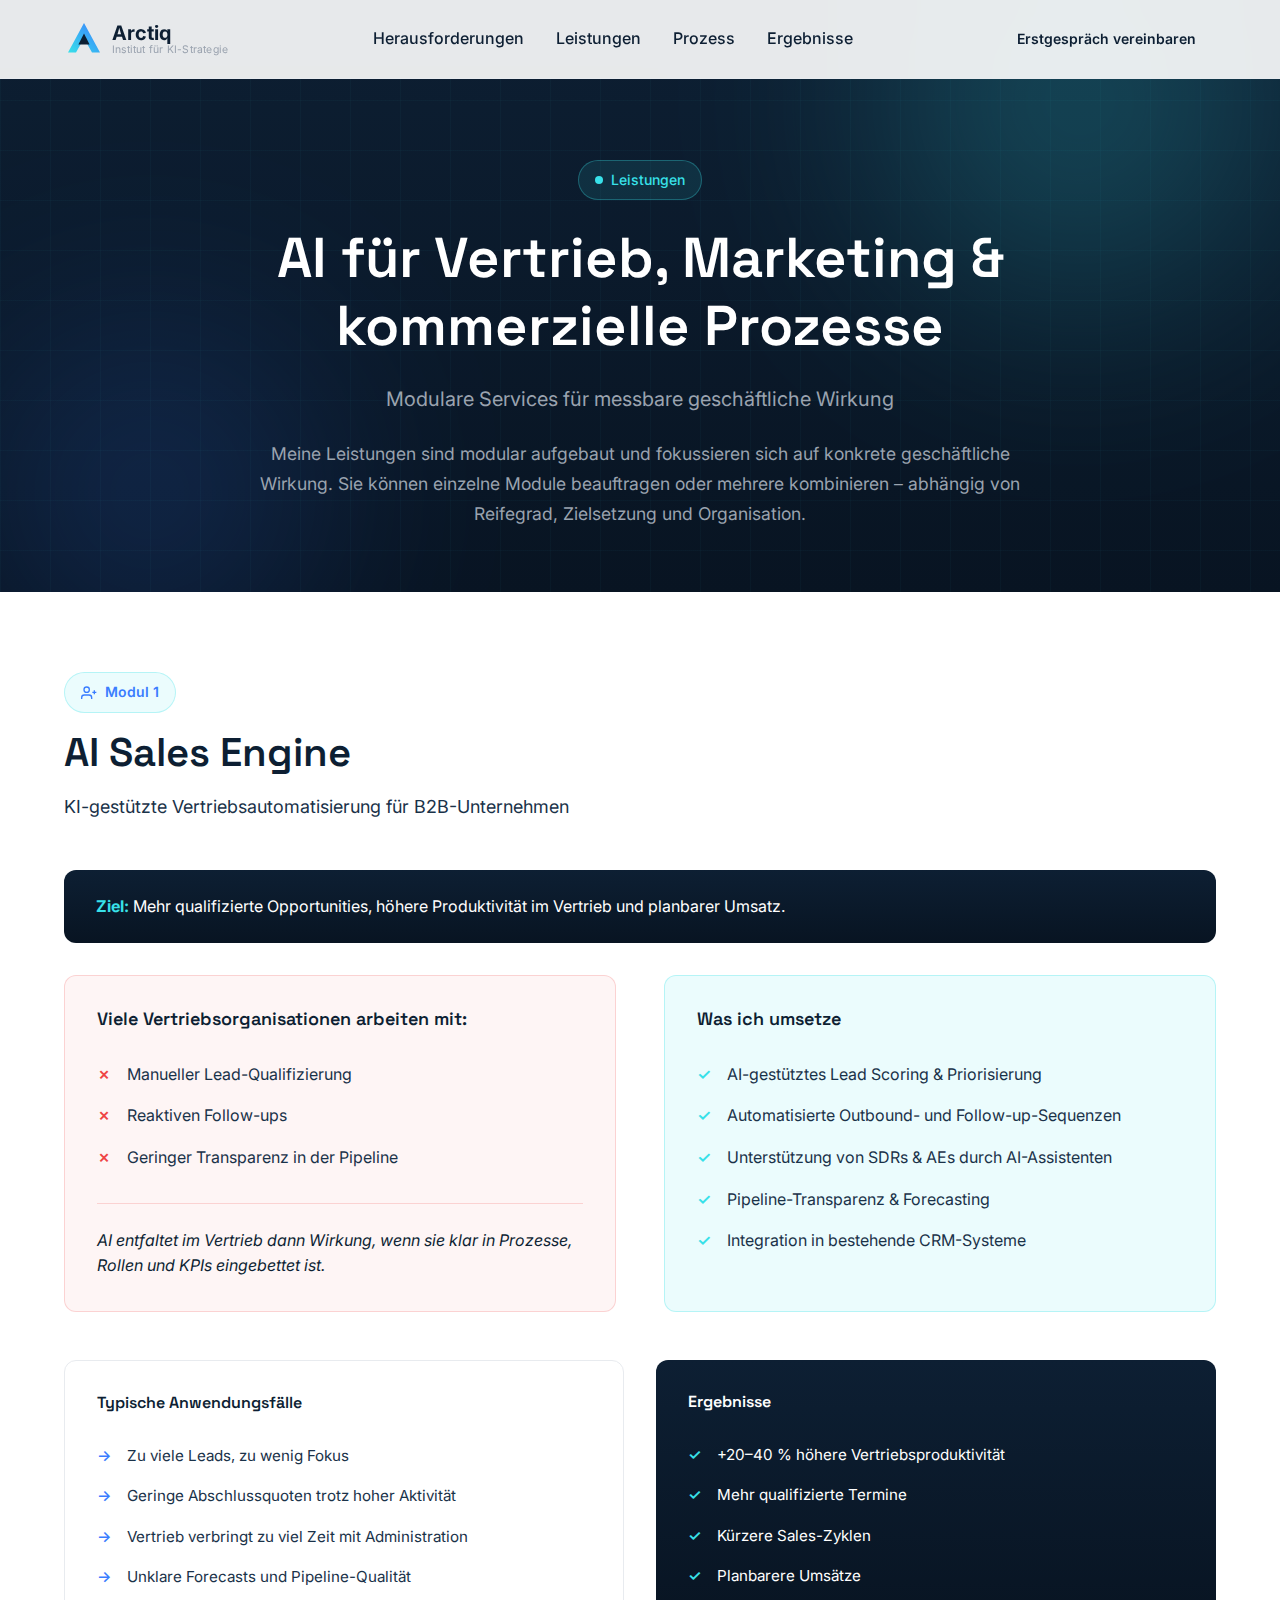
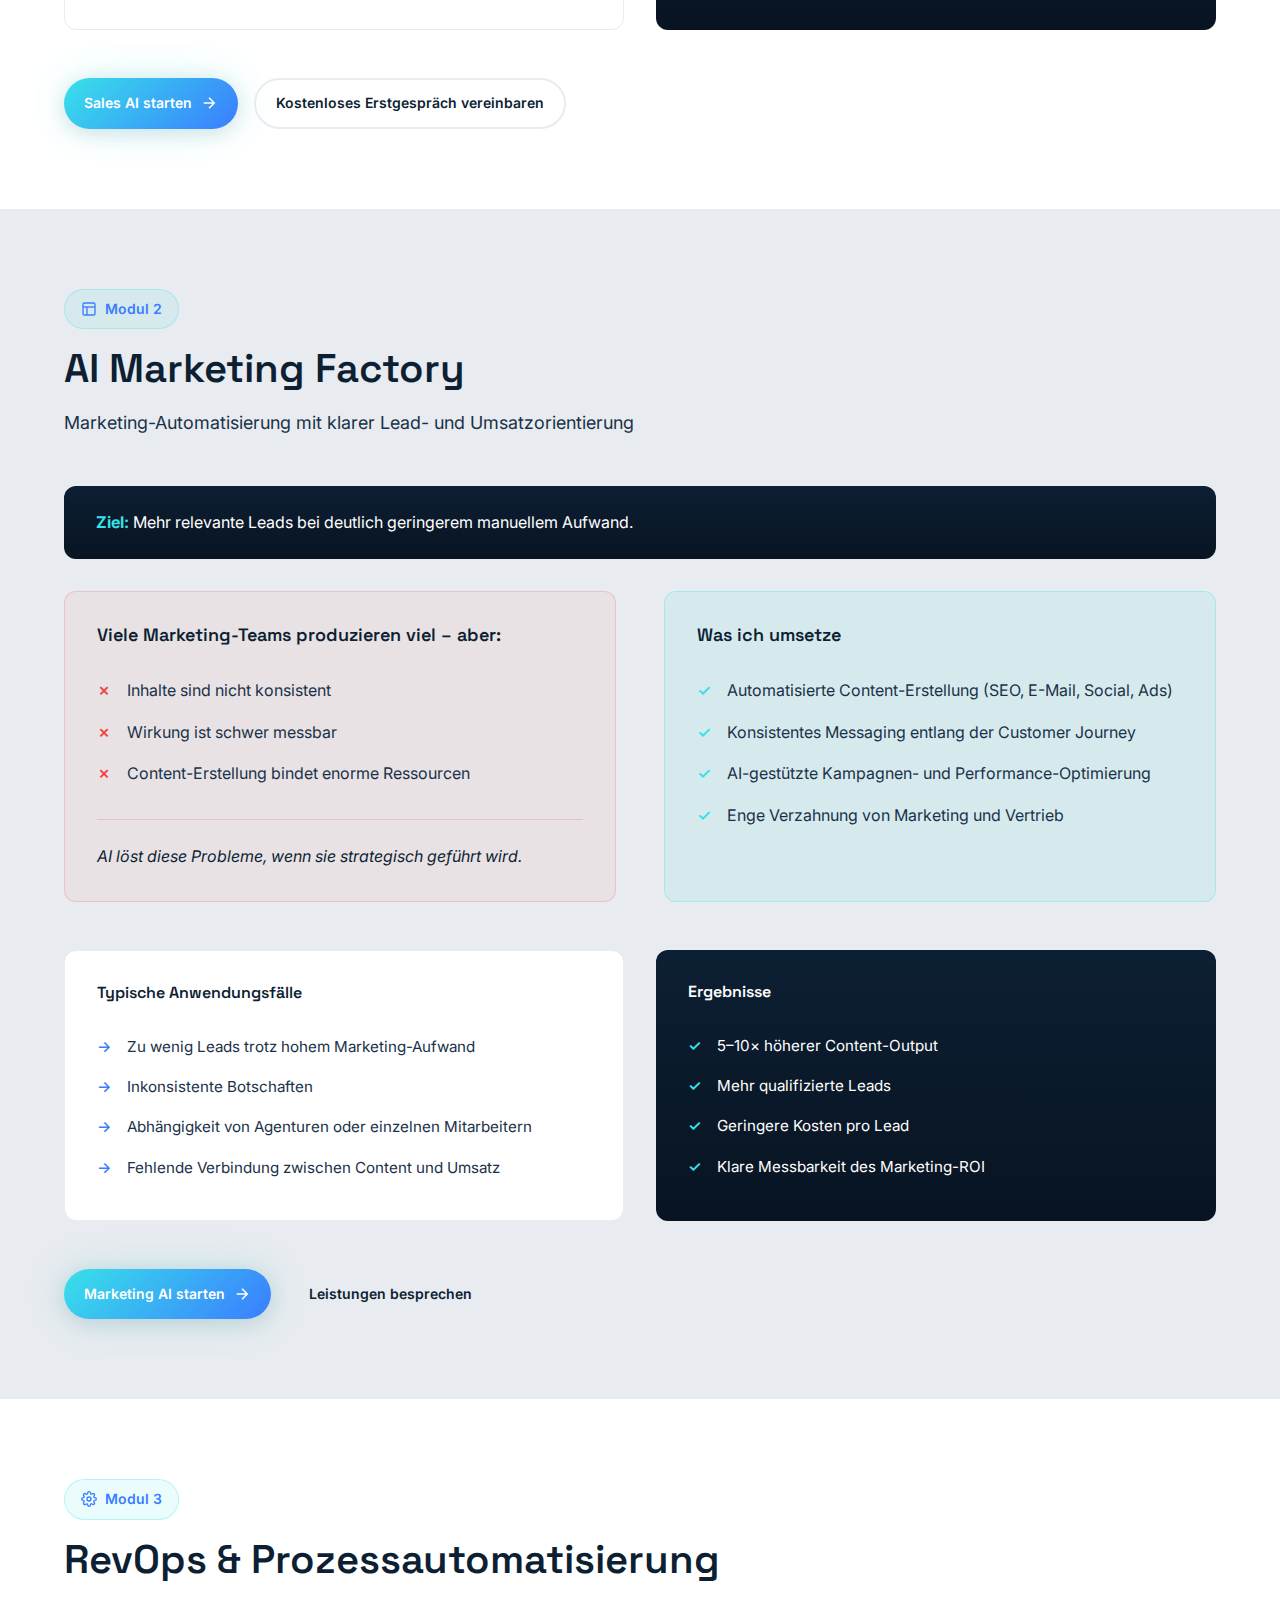
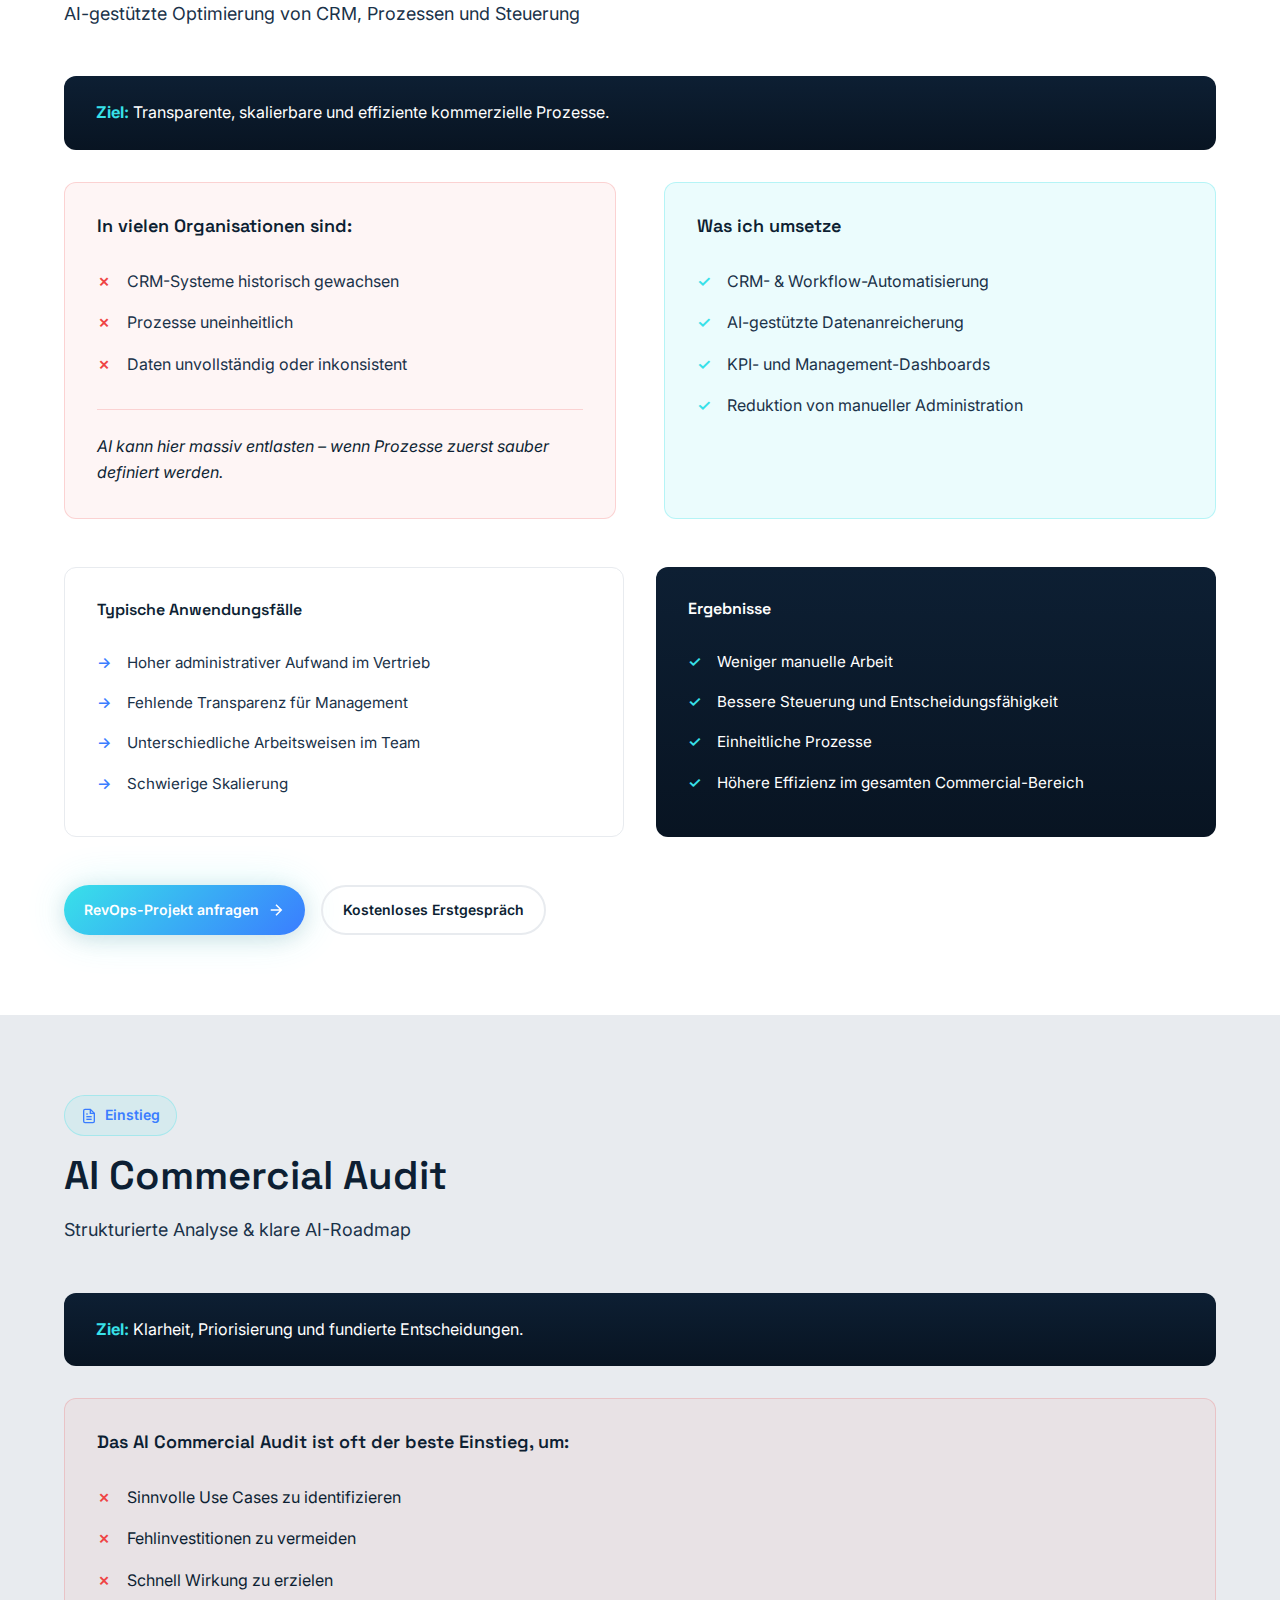
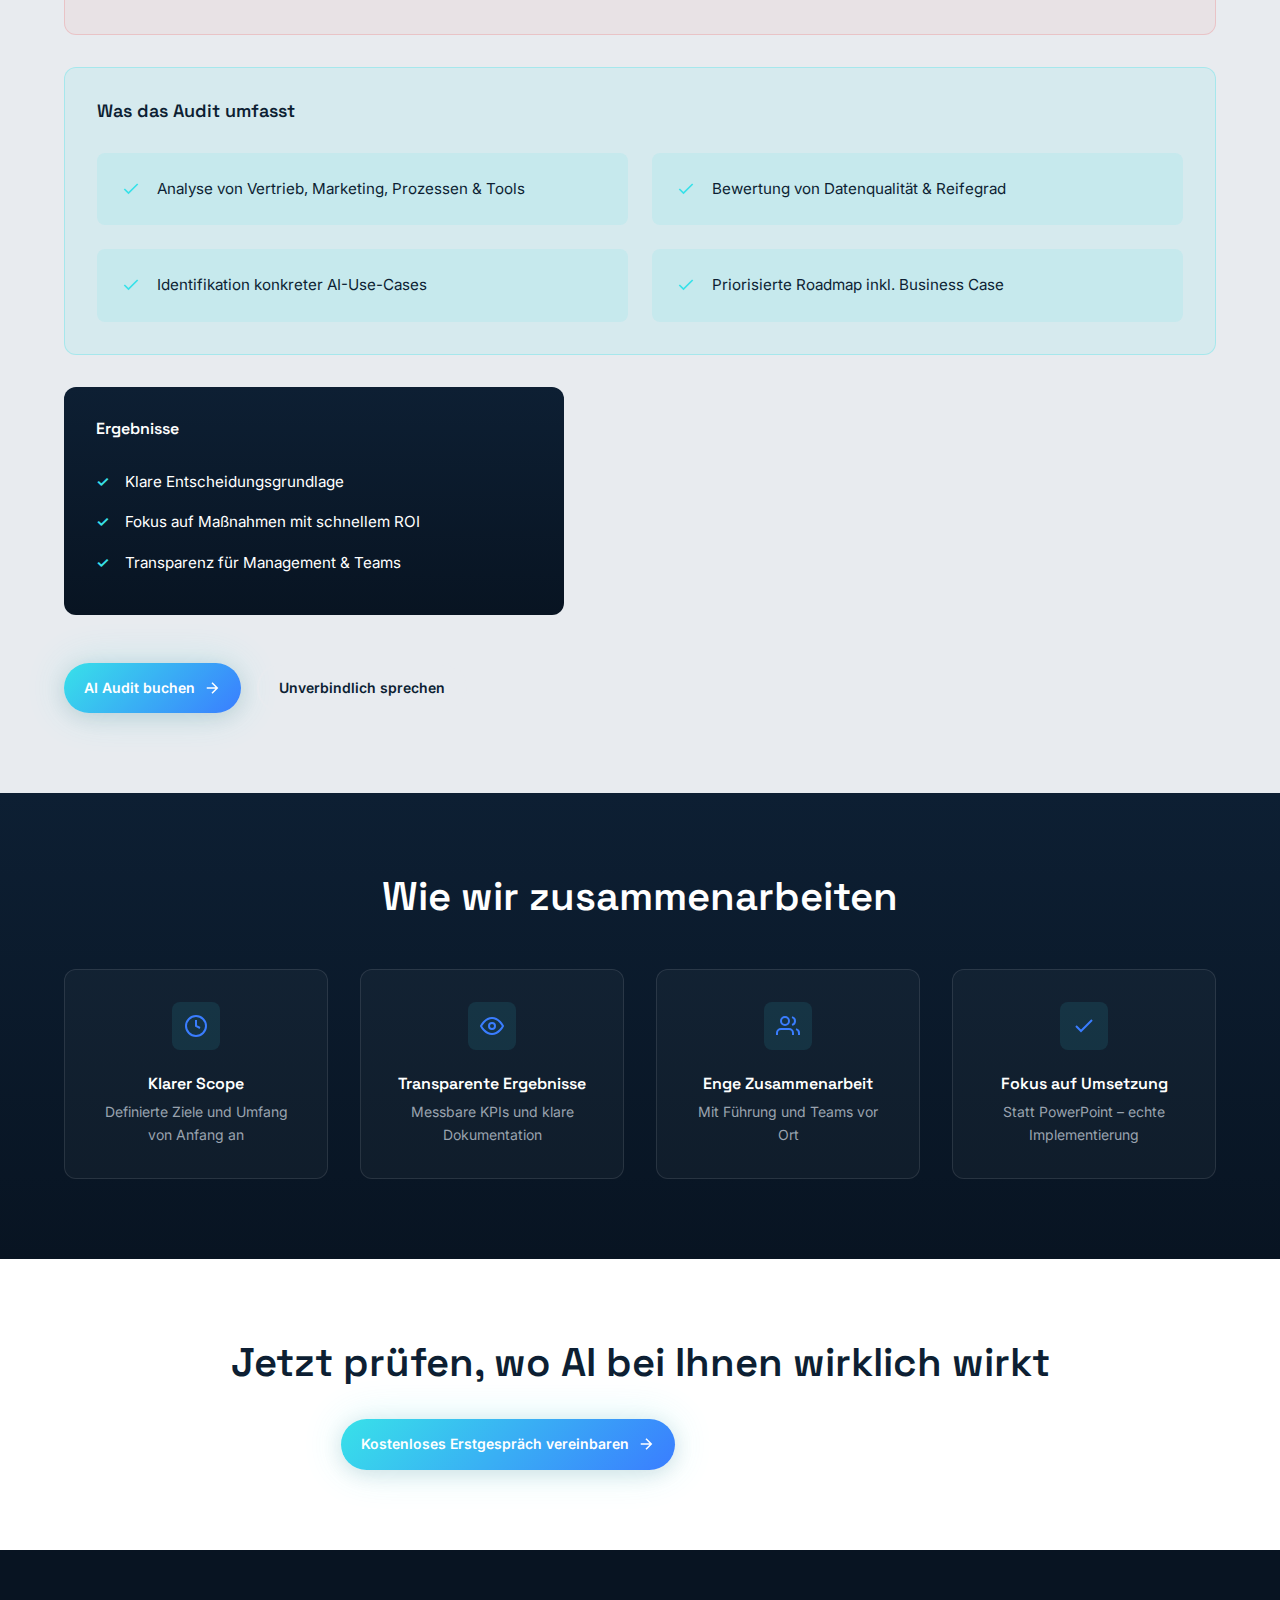
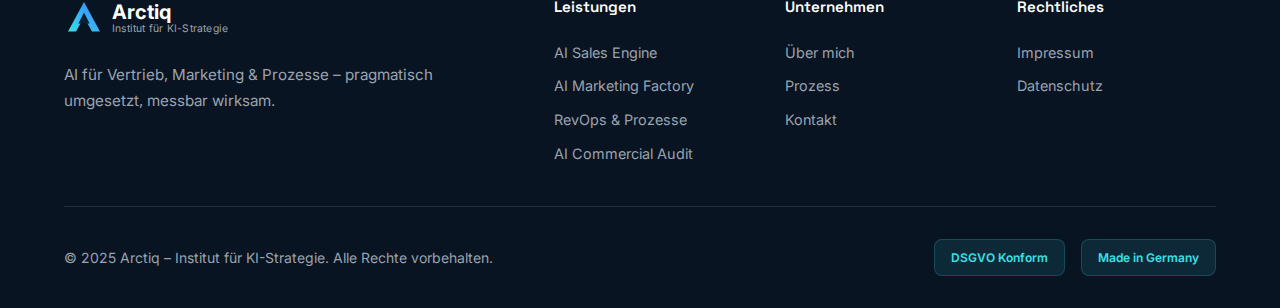
<file: leistungen.html>
<!DOCTYPE html>
<html lang="de">
<head>
    <meta charset="UTF-8">
    <meta name="viewport" content="width=device-width, initial-scale=1.0">
    <meta name="description" content="Arctiq Leistungen - AI für Vertrieb, Marketing & kommerzielle Prozesse. Modulare Services für messbare geschäftliche Wirkung.">
    <title>Leistungen | Arctiq - Institut für KI-Strategie</title>
    <link rel="preconnect" href="https://fonts.googleapis.com">
    <link rel="preconnect" href="https://fonts.gstatic.com" crossorigin>
    <link href="https://fonts.googleapis.com/css2?family=Inter:wght@300;400;500;600;700;800&family=Space+Grotesk:wght@400;500;600;700&display=swap" rel="stylesheet">
    <link rel="stylesheet" href="styles.css">
    <style>
        /* Leistungen Page Specific Styles */
        .leistungen-hero {
            padding: 10rem 0 4rem;
            background: var(--gradient-dark);
            position: relative;
            overflow: hidden;
        }

        .leistungen-hero .hero-background {
            position: absolute;
            inset: 0;
        }

        .leistungen-hero-content {
            position: relative;
            z-index: 2;
            text-align: center;
            max-width: 800px;
            margin: 0 auto;
        }

        .leistungen-hero h1 {
            color: var(--ice-white);
            margin-bottom: var(--space-md);
        }

        .leistungen-hero .subtitle {
            font-size: 1.25rem;
            color: var(--cold-grey);
            margin-bottom: var(--space-md);
        }

        .leistungen-hero .intro-text {
            color: var(--cold-grey);
            font-size: 1.1rem;
            line-height: 1.7;
        }

        /* Service Module Section */
        .service-module {
            padding: var(--space-2xl) 0;
            position: relative;
        }

        .service-module:nth-child(even) {
            background: var(--soft-grey);
        }

        .service-module:nth-child(odd) {
            background: var(--ice-white);
        }

        .module-header {
            margin-bottom: var(--space-xl);
        }

        .module-badge {
            display: inline-flex;
            align-items: center;
            gap: var(--space-xs);
            padding: var(--space-xs) var(--space-sm);
            background: var(--pale-cyan);
            border: 1px solid rgba(56, 225, 233, 0.3);
            border-radius: var(--radius-full);
            font-size: 0.875rem;
            font-weight: 600;
            color: var(--polar-blue);
            margin-bottom: var(--space-sm);
        }

        .module-header h2 {
            color: var(--arctic-navy);
            margin-bottom: var(--space-sm);
        }

        .module-header .module-subtitle {
            font-size: 1.125rem;
            color: var(--light-navy);
            margin-bottom: var(--space-md);
        }

        .module-goal {
            background: var(--gradient-dark);
            padding: var(--space-md) var(--space-lg);
            border-radius: var(--radius-md);
            margin-bottom: var(--space-lg);
        }

        .module-goal p {
            color: var(--ice-white);
            margin: 0;
        }

        .module-goal strong {
            color: var(--glacier-cyan);
        }

        /* Module Grid Layout */
        .module-content {
            display: grid;
            grid-template-columns: 1fr 1fr;
            gap: var(--space-xl);
        }

        @media (max-width: 900px) {
            .module-content {
                grid-template-columns: 1fr;
            }
        }

        /* Problem/Challenge Box */
        .challenge-box {
            background: rgba(239, 68, 68, 0.05);
            border: 1px solid rgba(239, 68, 68, 0.2);
            border-radius: var(--radius-md);
            padding: var(--space-lg);
        }

        .challenge-box h3 {
            color: var(--arctic-navy);
            margin-bottom: var(--space-md);
            font-size: 1.125rem;
        }

        .challenge-box ul {
            list-style: none;
            padding: 0;
            margin: 0;
        }

        .challenge-box li {
            display: flex;
            align-items: flex-start;
            gap: var(--space-sm);
            padding: var(--space-xs) 0;
            color: var(--light-navy);
        }

        .challenge-box li::before {
            content: '✗';
            color: #EF4444;
            font-weight: 600;
            flex-shrink: 0;
        }

        .challenge-box .insight {
            margin-top: var(--space-md);
            padding-top: var(--space-md);
            border-top: 1px solid rgba(239, 68, 68, 0.2);
            font-style: italic;
            color: var(--arctic-navy);
        }

        /* Solution Box */
        .solution-box {
            background: var(--pale-cyan);
            border: 1px solid rgba(56, 225, 233, 0.3);
            border-radius: var(--radius-md);
            padding: var(--space-lg);
        }

        .solution-box h3 {
            color: var(--arctic-navy);
            margin-bottom: var(--space-md);
            font-size: 1.125rem;
        }

        .solution-box ul {
            list-style: none;
            padding: 0;
            margin: 0;
        }

        .solution-box li {
            display: flex;
            align-items: flex-start;
            gap: var(--space-sm);
            padding: var(--space-xs) 0;
            color: var(--light-navy);
        }

        .solution-box li::before {
            content: '✓';
            color: var(--glacier-cyan);
            font-weight: 600;
            flex-shrink: 0;
        }

        /* Use Cases & Results */
        .use-cases-results {
            display: grid;
            grid-template-columns: 1fr 1fr;
            gap: var(--space-lg);
            margin-top: var(--space-xl);
        }

        @media (max-width: 900px) {
            .use-cases-results {
                grid-template-columns: 1fr;
            }
        }

        .use-cases {
            background: var(--ice-white);
            border: 1px solid var(--soft-grey);
            border-radius: var(--radius-md);
            padding: var(--space-lg);
        }

        .use-cases h4 {
            color: var(--arctic-navy);
            margin-bottom: var(--space-md);
            font-size: 1rem;
        }

        .use-cases ul {
            list-style: none;
            padding: 0;
            margin: 0;
        }

        .use-cases li {
            display: flex;
            align-items: flex-start;
            gap: var(--space-sm);
            padding: var(--space-xs) 0;
            color: var(--light-navy);
            font-size: 0.95rem;
        }

        .use-cases li::before {
            content: '→';
            color: var(--polar-blue);
            font-weight: 600;
            flex-shrink: 0;
        }

        .results-box {
            background: var(--gradient-dark);
            border-radius: var(--radius-md);
            padding: var(--space-lg);
        }

        .results-box h4 {
            color: var(--ice-white);
            margin-bottom: var(--space-md);
            font-size: 1rem;
        }

        .results-box ul {
            list-style: none;
            padding: 0;
            margin: 0;
        }

        .results-box li {
            display: flex;
            align-items: flex-start;
            gap: var(--space-sm);
            padding: var(--space-xs) 0;
            color: var(--ice-white);
            font-size: 0.95rem;
        }

        .results-box li::before {
            content: '✓';
            color: var(--glacier-cyan);
            font-weight: 600;
            flex-shrink: 0;
        }

        /* Module CTA */
        .module-cta {
            display: flex;
            flex-wrap: wrap;
            gap: var(--space-sm);
            margin-top: var(--space-xl);
        }

        /* How We Work Section */
        .how-we-work {
            padding: var(--space-2xl) 0;
            background: var(--gradient-dark);
        }

        .how-we-work .section-header h2,
        .how-we-work .section-header p {
            color: var(--ice-white);
        }

        .work-principles {
            display: grid;
            grid-template-columns: repeat(4, 1fr);
            gap: var(--space-lg);
            margin-top: var(--space-xl);
        }

        @media (max-width: 900px) {
            .work-principles {
                grid-template-columns: repeat(2, 1fr);
            }
        }

        @media (max-width: 500px) {
            .work-principles {
                grid-template-columns: 1fr;
            }
        }

        .principle-card {
            text-align: center;
            padding: var(--space-lg);
            background: rgba(255, 255, 255, 0.03);
            border: 1px solid rgba(255, 255, 255, 0.1);
            border-radius: var(--radius-md);
            transition: var(--transition-normal);
        }

        .principle-card:hover {
            background: rgba(255, 255, 255, 0.06);
            transform: translateY(-4px);
        }

        .principle-icon {
            width: 48px;
            height: 48px;
            margin: 0 auto var(--space-md);
            background: var(--pale-cyan);
            border-radius: var(--radius-sm);
            display: flex;
            align-items: center;
            justify-content: center;
        }

        .principle-icon svg {
            width: 24px;
            height: 24px;
            stroke: var(--polar-blue);
        }

        .principle-card h3 {
            color: var(--ice-white);
            font-size: 1rem;
            margin-bottom: var(--space-xs);
        }

        .principle-card p {
            color: var(--cold-grey);
            font-size: 0.875rem;
            margin: 0;
        }

        /* Final CTA Section */
        .final-cta {
            padding: var(--space-2xl) 0;
            background: var(--ice-white);
            text-align: center;
        }

        .final-cta h2 {
            color: var(--arctic-navy);
            margin-bottom: var(--space-lg);
        }

        .final-cta-buttons {
            display: flex;
            flex-wrap: wrap;
            justify-content: center;
            gap: var(--space-sm);
        }

        /* Audit Section Special Styling */
        .audit-includes {
            display: grid;
            grid-template-columns: repeat(2, 1fr);
            gap: var(--space-md);
            margin-top: var(--space-lg);
        }

        @media (max-width: 600px) {
            .audit-includes {
                grid-template-columns: 1fr;
            }
        }

        .audit-item {
            display: flex;
            align-items: flex-start;
            gap: var(--space-sm);
            padding: var(--space-md);
            background: var(--pale-cyan);
            border-radius: var(--radius-sm);
        }

        .audit-item svg {
            width: 20px;
            height: 20px;
            stroke: var(--glacier-cyan);
            flex-shrink: 0;
            margin-top: 2px;
        }

        .audit-item span {
            color: var(--arctic-navy);
            font-size: 0.95rem;
        }
    </style>
</head>
<body>
    <!-- ============================================
         NAVIGATION
         ============================================ -->
    <header class="header">
        <nav class="nav-container">
            <a href="index.html" class="logo">
                <svg class="logo-svg" viewBox="0 0 50 50" fill="none" xmlns="http://www.w3.org/2000/svg">
                    <defs>
                        <linearGradient id="logoGradient" x1="0%" y1="100%" x2="100%" y2="0%">
                            <stop offset="0%" stop-color="#38E1E9"/>
                            <stop offset="100%" stop-color="#3A7DFF"/>
                        </linearGradient>
                    </defs>
                    <path d="M25 5L45 42H35L25 24L15 42H5L25 5Z" fill="url(#logoGradient)"/>
                    <path d="M25 18L32 32H18L25 18Z" fill="#0D1F33"/>
                </svg>
                <div class="logo-text-group">
                    <span class="logo-text">Arctiq</span>
                    <span class="logo-subtext">Institut für KI-Strategie</span>
                </div>
            </a>
            <ul class="nav-links">
                <li><a href="index.html#probleme">Herausforderungen</a></li>
                <li><a href="leistungen.html" class="active">Leistungen</a></li>
                <li><a href="index.html#prozess">Prozess</a></li>
                <li><a href="ergebnisse.html">Ergebnisse</a></li>
            </ul>
            <a href="index.html#kontakt" class="cta-button nav-cta">Erstgespräch vereinbaren</a>
            <button class="mobile-menu-toggle" aria-label="Menü öffnen">
                <span></span>
                <span></span>
                <span></span>
            </button>
        </nav>
    </header>

    <!-- ============================================
         HERO SECTION
         ============================================ -->
    <section class="leistungen-hero">
        <div class="hero-background">
            <div class="gradient-orb orb-1"></div>
            <div class="gradient-orb orb-2"></div>
            <div class="grid-overlay"></div>
        </div>
        <div class="container">
            <div class="leistungen-hero-content">
                <div class="hero-badge">
                    <span class="pulse"></span>
                    Leistungen
                </div>
                <h1>AI für Vertrieb, Marketing & kommerzielle Prozesse</h1>
                <p class="subtitle">Modulare Services für messbare geschäftliche Wirkung</p>
                <p class="intro-text">
                    Meine Leistungen sind modular aufgebaut und fokussieren sich auf konkrete geschäftliche Wirkung.
                    Sie können einzelne Module beauftragen oder mehrere kombinieren – abhängig von Reifegrad, Zielsetzung und Organisation.
                </p>
            </div>
        </div>
    </section>

    <!-- ============================================
         AI SALES ENGINE
         ============================================ -->
    <section class="service-module" id="sales-engine">
        <div class="container">
            <div class="module-header">
                <span class="module-badge">
                    <svg viewBox="0 0 24 24" fill="none" stroke="currentColor" stroke-width="2" style="width: 16px; height: 16px;">
                        <path d="M16 21v-2a4 4 0 0 0-4-4H5a4 4 0 0 0-4 4v2"/>
                        <circle cx="8.5" cy="7" r="4"/>
                        <path d="M20 8v6M23 11h-6"/>
                    </svg>
                    Modul 1
                </span>
                <h2>AI Sales Engine</h2>
                <p class="module-subtitle">KI-gestützte Vertriebsautomatisierung für B2B-Unternehmen</p>
            </div>

            <div class="module-goal">
                <p><strong>Ziel:</strong> Mehr qualifizierte Opportunities, höhere Produktivität im Vertrieb und planbarer Umsatz.</p>
            </div>

            <div class="module-content">
                <div class="challenge-box">
                    <h3>Viele Vertriebsorganisationen arbeiten mit:</h3>
                    <ul>
                        <li>Manueller Lead-Qualifizierung</li>
                        <li>Reaktiven Follow-ups</li>
                        <li>Geringer Transparenz in der Pipeline</li>
                    </ul>
                    <p class="insight">AI entfaltet im Vertrieb dann Wirkung, wenn sie klar in Prozesse, Rollen und KPIs eingebettet ist.</p>
                </div>

                <div class="solution-box">
                    <h3>Was ich umsetze</h3>
                    <ul>
                        <li>AI-gestütztes Lead Scoring & Priorisierung</li>
                        <li>Automatisierte Outbound- und Follow-up-Sequenzen</li>
                        <li>Unterstützung von SDRs & AEs durch AI-Assistenten</li>
                        <li>Pipeline-Transparenz & Forecasting</li>
                        <li>Integration in bestehende CRM-Systeme</li>
                    </ul>
                </div>
            </div>

            <div class="use-cases-results">
                <div class="use-cases">
                    <h4>Typische Anwendungsfälle</h4>
                    <ul>
                        <li>Zu viele Leads, zu wenig Fokus</li>
                        <li>Geringe Abschlussquoten trotz hoher Aktivität</li>
                        <li>Vertrieb verbringt zu viel Zeit mit Administration</li>
                        <li>Unklare Forecasts und Pipeline-Qualität</li>
                    </ul>
                </div>

                <div class="results-box">
                    <h4>Ergebnisse</h4>
                    <ul>
                        <li>+20–40 % höhere Vertriebsproduktivität</li>
                        <li>Mehr qualifizierte Termine</li>
                        <li>Kürzere Sales-Zyklen</li>
                        <li>Planbarere Umsätze</li>
                    </ul>
                </div>
            </div>

            <div class="module-cta">
                <a href="index.html#kontakt" class="cta-button primary">
                    Sales AI starten
                    <svg class="arrow-icon" viewBox="0 0 24 24" fill="none" stroke="currentColor" stroke-width="2">
                        <path d="M5 12h14M12 5l7 7-7 7"/>
                    </svg>
                </a>
                <a href="index.html#kontakt" class="cta-button secondary">Kostenloses Erstgespräch vereinbaren</a>
            </div>
        </div>
    </section>

    <!-- ============================================
         AI MARKETING FACTORY
         ============================================ -->
    <section class="service-module" id="marketing-factory">
        <div class="container">
            <div class="module-header">
                <span class="module-badge">
                    <svg viewBox="0 0 24 24" fill="none" stroke="currentColor" stroke-width="2" style="width: 16px; height: 16px;">
                        <rect x="3" y="3" width="18" height="18" rx="2" ry="2"/>
                        <line x1="3" y1="9" x2="21" y2="9"/>
                        <line x1="9" y1="21" x2="9" y2="9"/>
                    </svg>
                    Modul 2
                </span>
                <h2>AI Marketing Factory</h2>
                <p class="module-subtitle">Marketing-Automatisierung mit klarer Lead- und Umsatzorientierung</p>
            </div>

            <div class="module-goal">
                <p><strong>Ziel:</strong> Mehr relevante Leads bei deutlich geringerem manuellem Aufwand.</p>
            </div>

            <div class="module-content">
                <div class="challenge-box">
                    <h3>Viele Marketing-Teams produzieren viel – aber:</h3>
                    <ul>
                        <li>Inhalte sind nicht konsistent</li>
                        <li>Wirkung ist schwer messbar</li>
                        <li>Content-Erstellung bindet enorme Ressourcen</li>
                    </ul>
                    <p class="insight">AI löst diese Probleme, wenn sie strategisch geführt wird.</p>
                </div>

                <div class="solution-box">
                    <h3>Was ich umsetze</h3>
                    <ul>
                        <li>Automatisierte Content-Erstellung (SEO, E-Mail, Social, Ads)</li>
                        <li>Konsistentes Messaging entlang der Customer Journey</li>
                        <li>AI-gestützte Kampagnen- und Performance-Optimierung</li>
                        <li>Enge Verzahnung von Marketing und Vertrieb</li>
                    </ul>
                </div>
            </div>

            <div class="use-cases-results">
                <div class="use-cases">
                    <h4>Typische Anwendungsfälle</h4>
                    <ul>
                        <li>Zu wenig Leads trotz hohem Marketing-Aufwand</li>
                        <li>Inkonsistente Botschaften</li>
                        <li>Abhängigkeit von Agenturen oder einzelnen Mitarbeitern</li>
                        <li>Fehlende Verbindung zwischen Content und Umsatz</li>
                    </ul>
                </div>

                <div class="results-box">
                    <h4>Ergebnisse</h4>
                    <ul>
                        <li>5–10× höherer Content-Output</li>
                        <li>Mehr qualifizierte Leads</li>
                        <li>Geringere Kosten pro Lead</li>
                        <li>Klare Messbarkeit des Marketing-ROI</li>
                    </ul>
                </div>
            </div>

            <div class="module-cta">
                <a href="index.html#kontakt" class="cta-button primary">
                    Marketing AI starten
                    <svg class="arrow-icon" viewBox="0 0 24 24" fill="none" stroke="currentColor" stroke-width="2">
                        <path d="M5 12h14M12 5l7 7-7 7"/>
                    </svg>
                </a>
                <a href="index.html#kontakt" class="cta-button secondary">Leistungen besprechen</a>
            </div>
        </div>
    </section>

    <!-- ============================================
         REVOPS & PROZESSAUTOMATISIERUNG
         ============================================ -->
    <section class="service-module" id="revops">
        <div class="container">
            <div class="module-header">
                <span class="module-badge">
                    <svg viewBox="0 0 24 24" fill="none" stroke="currentColor" stroke-width="2" style="width: 16px; height: 16px;">
                        <circle cx="12" cy="12" r="3"/>
                        <path d="M19.4 15a1.65 1.65 0 0 0 .33 1.82l.06.06a2 2 0 0 1 0 2.83 2 2 0 0 1-2.83 0l-.06-.06a1.65 1.65 0 0 0-1.82-.33 1.65 1.65 0 0 0-1 1.51V21a2 2 0 0 1-2 2 2 2 0 0 1-2-2v-.09A1.65 1.65 0 0 0 9 19.4a1.65 1.65 0 0 0-1.82.33l-.06.06a2 2 0 0 1-2.83 0 2 2 0 0 1 0-2.83l.06-.06a1.65 1.65 0 0 0 .33-1.82 1.65 1.65 0 0 0-1.51-1H3a2 2 0 0 1-2-2 2 2 0 0 1 2-2h.09A1.65 1.65 0 0 0 4.6 9a1.65 1.65 0 0 0-.33-1.82l-.06-.06a2 2 0 0 1 0-2.83 2 2 0 0 1 2.83 0l.06.06a1.65 1.65 0 0 0 1.82.33H9a1.65 1.65 0 0 0 1-1.51V3a2 2 0 0 1 2-2 2 2 0 0 1 2 2v.09a1.65 1.65 0 0 0 1 1.51 1.65 1.65 0 0 0 1.82-.33l.06-.06a2 2 0 0 1 2.83 0 2 2 0 0 1 0 2.83l-.06.06a1.65 1.65 0 0 0-.33 1.82V9a1.65 1.65 0 0 0 1.51 1H21a2 2 0 0 1 2 2 2 2 0 0 1-2 2h-.09a1.65 1.65 0 0 0-1.51 1z"/>
                    </svg>
                    Modul 3
                </span>
                <h2>RevOps & Prozessautomatisierung</h2>
                <p class="module-subtitle">AI-gestützte Optimierung von CRM, Prozessen und Steuerung</p>
            </div>

            <div class="module-goal">
                <p><strong>Ziel:</strong> Transparente, skalierbare und effiziente kommerzielle Prozesse.</p>
            </div>

            <div class="module-content">
                <div class="challenge-box">
                    <h3>In vielen Organisationen sind:</h3>
                    <ul>
                        <li>CRM-Systeme historisch gewachsen</li>
                        <li>Prozesse uneinheitlich</li>
                        <li>Daten unvollständig oder inkonsistent</li>
                    </ul>
                    <p class="insight">AI kann hier massiv entlasten – wenn Prozesse zuerst sauber definiert werden.</p>
                </div>

                <div class="solution-box">
                    <h3>Was ich umsetze</h3>
                    <ul>
                        <li>CRM- & Workflow-Automatisierung</li>
                        <li>AI-gestützte Datenanreicherung</li>
                        <li>KPI- und Management-Dashboards</li>
                        <li>Reduktion von manueller Administration</li>
                    </ul>
                </div>
            </div>

            <div class="use-cases-results">
                <div class="use-cases">
                    <h4>Typische Anwendungsfälle</h4>
                    <ul>
                        <li>Hoher administrativer Aufwand im Vertrieb</li>
                        <li>Fehlende Transparenz für Management</li>
                        <li>Unterschiedliche Arbeitsweisen im Team</li>
                        <li>Schwierige Skalierung</li>
                    </ul>
                </div>

                <div class="results-box">
                    <h4>Ergebnisse</h4>
                    <ul>
                        <li>Weniger manuelle Arbeit</li>
                        <li>Bessere Steuerung und Entscheidungsfähigkeit</li>
                        <li>Einheitliche Prozesse</li>
                        <li>Höhere Effizienz im gesamten Commercial-Bereich</li>
                    </ul>
                </div>
            </div>

            <div class="module-cta">
                <a href="index.html#kontakt" class="cta-button primary">
                    RevOps-Projekt anfragen
                    <svg class="arrow-icon" viewBox="0 0 24 24" fill="none" stroke="currentColor" stroke-width="2">
                        <path d="M5 12h14M12 5l7 7-7 7"/>
                    </svg>
                </a>
                <a href="index.html#kontakt" class="cta-button secondary">Kostenloses Erstgespräch</a>
            </div>
        </div>
    </section>

    <!-- ============================================
         AI COMMERCIAL AUDIT
         ============================================ -->
    <section class="service-module" id="audit">
        <div class="container">
            <div class="module-header">
                <span class="module-badge">
                    <svg viewBox="0 0 24 24" fill="none" stroke="currentColor" stroke-width="2" style="width: 16px; height: 16px;">
                        <path d="M14 2H6a2 2 0 0 0-2 2v16a2 2 0 0 0 2 2h12a2 2 0 0 0 2-2V8z"/>
                        <polyline points="14 2 14 8 20 8"/>
                        <line x1="16" y1="13" x2="8" y2="13"/>
                        <line x1="16" y1="17" x2="8" y2="17"/>
                        <polyline points="10 9 9 9 8 9"/>
                    </svg>
                    Einstieg
                </span>
                <h2>AI Commercial Audit</h2>
                <p class="module-subtitle">Strukturierte Analyse & klare AI-Roadmap</p>
            </div>

            <div class="module-goal">
                <p><strong>Ziel:</strong> Klarheit, Priorisierung und fundierte Entscheidungen.</p>
            </div>

            <div class="challenge-box" style="margin-bottom: var(--space-lg);">
                <h3>Das AI Commercial Audit ist oft der beste Einstieg, um:</h3>
                <ul>
                    <li style="color: var(--arctic-navy);">Sinnvolle Use Cases zu identifizieren</li>
                    <li style="color: var(--arctic-navy);">Fehlinvestitionen zu vermeiden</li>
                    <li style="color: var(--arctic-navy);">Schnell Wirkung zu erzielen</li>
                </ul>
            </div>

            <div class="solution-box">
                <h3>Was das Audit umfasst</h3>
                <div class="audit-includes">
                    <div class="audit-item">
                        <svg viewBox="0 0 24 24" fill="none" stroke="currentColor" stroke-width="2">
                            <path d="M20 6L9 17l-5-5"/>
                        </svg>
                        <span>Analyse von Vertrieb, Marketing, Prozessen & Tools</span>
                    </div>
                    <div class="audit-item">
                        <svg viewBox="0 0 24 24" fill="none" stroke="currentColor" stroke-width="2">
                            <path d="M20 6L9 17l-5-5"/>
                        </svg>
                        <span>Bewertung von Datenqualität & Reifegrad</span>
                    </div>
                    <div class="audit-item">
                        <svg viewBox="0 0 24 24" fill="none" stroke="currentColor" stroke-width="2">
                            <path d="M20 6L9 17l-5-5"/>
                        </svg>
                        <span>Identifikation konkreter AI-Use-Cases</span>
                    </div>
                    <div class="audit-item">
                        <svg viewBox="0 0 24 24" fill="none" stroke="currentColor" stroke-width="2">
                            <path d="M20 6L9 17l-5-5"/>
                        </svg>
                        <span>Priorisierte Roadmap inkl. Business Case</span>
                    </div>
                </div>
            </div>

            <div class="results-box" style="margin-top: var(--space-lg); max-width: 500px;">
                <h4>Ergebnisse</h4>
                <ul>
                    <li>Klare Entscheidungsgrundlage</li>
                    <li>Fokus auf Maßnahmen mit schnellem ROI</li>
                    <li>Transparenz für Management & Teams</li>
                </ul>
            </div>

            <div class="module-cta">
                <a href="index.html#kontakt" class="cta-button primary">
                    AI Audit buchen
                    <svg class="arrow-icon" viewBox="0 0 24 24" fill="none" stroke="currentColor" stroke-width="2">
                        <path d="M5 12h14M12 5l7 7-7 7"/>
                    </svg>
                </a>
                <a href="index.html#kontakt" class="cta-button secondary">Unverbindlich sprechen</a>
            </div>
        </div>
    </section>

    <!-- ============================================
         HOW WE WORK
         ============================================ -->
    <section class="how-we-work">
        <div class="container">
            <div class="section-header">
                <h2>Wie wir zusammenarbeiten</h2>
            </div>
            <div class="work-principles">
                <div class="principle-card">
                    <div class="principle-icon">
                        <svg viewBox="0 0 24 24" fill="none" stroke="currentColor" stroke-width="2">
                            <circle cx="12" cy="12" r="10"/>
                            <path d="M12 6v6l4 2"/>
                        </svg>
                    </div>
                    <h3>Klarer Scope</h3>
                    <p>Definierte Ziele und Umfang von Anfang an</p>
                </div>
                <div class="principle-card">
                    <div class="principle-icon">
                        <svg viewBox="0 0 24 24" fill="none" stroke="currentColor" stroke-width="2">
                            <path d="M1 12s4-8 11-8 11 8 11 8-4 8-11 8-11-8-11-8z"/>
                            <circle cx="12" cy="12" r="3"/>
                        </svg>
                    </div>
                    <h3>Transparente Ergebnisse</h3>
                    <p>Messbare KPIs und klare Dokumentation</p>
                </div>
                <div class="principle-card">
                    <div class="principle-icon">
                        <svg viewBox="0 0 24 24" fill="none" stroke="currentColor" stroke-width="2">
                            <path d="M17 21v-2a4 4 0 0 0-4-4H5a4 4 0 0 0-4 4v2"/>
                            <circle cx="9" cy="7" r="4"/>
                            <path d="M23 21v-2a4 4 0 0 0-3-3.87"/>
                            <path d="M16 3.13a4 4 0 0 1 0 7.75"/>
                        </svg>
                    </div>
                    <h3>Enge Zusammenarbeit</h3>
                    <p>Mit Führung und Teams vor Ort</p>
                </div>
                <div class="principle-card">
                    <div class="principle-icon">
                        <svg viewBox="0 0 24 24" fill="none" stroke="currentColor" stroke-width="2">
                            <polyline points="20 6 9 17 4 12"/>
                        </svg>
                    </div>
                    <h3>Fokus auf Umsetzung</h3>
                    <p>Statt PowerPoint – echte Implementierung</p>
                </div>
            </div>
        </div>
    </section>

    <!-- ============================================
         FINAL CTA
         ============================================ -->
    <section class="final-cta">
        <div class="container">
            <h2>Jetzt prüfen, wo AI bei Ihnen wirklich wirkt</h2>
            <div class="final-cta-buttons">
                <a href="index.html#kontakt" class="cta-button primary">
                    Kostenloses Erstgespräch vereinbaren
                    <svg class="arrow-icon" viewBox="0 0 24 24" fill="none" stroke="currentColor" stroke-width="2">
                        <path d="M5 12h14M12 5l7 7-7 7"/>
                    </svg>
                </a>
                <a href="index.html#analyse" class="cta-button secondary">AI-Potenzialanalyse anfragen</a>
            </div>
        </div>
    </section>

    <!-- ============================================
         FOOTER
         ============================================ -->
    <footer class="footer">
        <div class="container">
            <div class="footer-main">
                <div class="footer-brand">
                    <a href="index.html" class="logo">
                        <svg class="logo-svg" viewBox="0 0 50 50" fill="none" xmlns="http://www.w3.org/2000/svg">
                            <defs>
                                <linearGradient id="footerLogoGrad" x1="0%" y1="100%" x2="100%" y2="0%">
                                    <stop offset="0%" stop-color="#38E1E9"/>
                                    <stop offset="100%" stop-color="#3A7DFF"/>
                                </linearGradient>
                            </defs>
                            <path d="M25 5L45 42H35L25 24L15 42H5L25 5Z" fill="url(#footerLogoGrad)"/>
                            <path d="M25 18L32 32H18L25 18Z" fill="#0D1F33"/>
                        </svg>
                        <div class="logo-text-group">
                            <span class="logo-text">Arctiq</span>
                            <span class="logo-subtext">Institut für KI-Strategie</span>
                        </div>
                    </a>
                    <p>AI für Vertrieb, Marketing & Prozesse – pragmatisch umgesetzt, messbar wirksam.</p>
                </div>
                <div class="footer-links">
                    <div class="footer-column">
                        <h4>Leistungen</h4>
                        <ul>
                            <li><a href="#sales-engine">AI Sales Engine</a></li>
                            <li><a href="#marketing-factory">AI Marketing Factory</a></li>
                            <li><a href="#revops">RevOps & Prozesse</a></li>
                            <li><a href="#audit">AI Commercial Audit</a></li>
                        </ul>
                    </div>
                    <div class="footer-column">
                        <h4>Unternehmen</h4>
                        <ul>
                            <li><a href="index.html#ueber">Über mich</a></li>
                            <li><a href="index.html#prozess">Prozess</a></li>
                            <li><a href="kontakt.html">Kontakt</a></li>
                        </ul>
                    </div>
                    <div class="footer-column">
                        <h4>Rechtliches</h4>
                        <ul>
                            <li><a href="impressum.html">Impressum</a></li>
                            <li><a href="datenschutz.html">Datenschutz</a></li>
                        </ul>
                    </div>
                </div>
            </div>
            <div class="footer-bottom">
                <p>&copy; 2025 Arctiq – Institut für KI-Strategie. Alle Rechte vorbehalten.</p>
                <div class="footer-badges">
                    <span class="badge">DSGVO Konform</span>
                    <span class="badge">Made in Germany</span>
                </div>
            </div>
        </div>
    </footer>

    <script src="script.js"></script>
</body>
</html>
</file>
<file: styles.css>
/* ============================================
   AI CONSULTING - MODERN FUTURISTIC DESIGN
   Color Palette:
   - Arctic Navy: #0D1F33
   - Ice White: #FFFFFF
   - Glacier Cyan: #38E1E9
   - Polar Blue: #3A7DFF
   - Cold Grey: #9AA3AF
   ============================================ */

/* CSS Custom Properties */
:root {
    /* Primary Colors */
    --arctic-navy: #0D1F33;
    --ice-white: #FFFFFF;

    /* Accent Colors (Gradient) */
    --glacier-cyan: #38E1E9;
    --polar-blue: #3A7DFF;

    /* Secondary Color */
    --cold-grey: #9AA3AF;

    /* Extended Palette */
    --dark-navy: #081422;
    --light-navy: #1A3249;
    --soft-grey: #E8EBEF;
    --pale-cyan: rgba(56, 225, 233, 0.1);
    --pale-blue: rgba(58, 125, 255, 0.1);

    /* Gradients */
    --gradient-primary: linear-gradient(135deg, var(--glacier-cyan) 0%, var(--polar-blue) 100%);
    --gradient-glow: linear-gradient(135deg, rgba(56, 225, 233, 0.3) 0%, rgba(58, 125, 255, 0.3) 100%);
    --gradient-dark: linear-gradient(180deg, var(--arctic-navy) 0%, var(--dark-navy) 100%);

    /* Typography */
    --font-primary: 'Inter', -apple-system, BlinkMacSystemFont, 'Segoe UI', Roboto, sans-serif;
    --font-heading: 'Space Grotesk', 'Inter', sans-serif;

    /* Spacing */
    --space-xs: 0.5rem;
    --space-sm: 1rem;
    --space-md: 1.5rem;
    --space-lg: 2rem;
    --space-xl: 3rem;
    --space-2xl: 5rem;

    /* Border Radius */
    --radius-sm: 8px;
    --radius-md: 12px;
    --radius-lg: 20px;
    --radius-full: 50px;

    /* Shadows */
    --shadow-sm: 0 2px 8px rgba(13, 31, 51, 0.08);
    --shadow-md: 0 4px 20px rgba(13, 31, 51, 0.12);
    --shadow-lg: 0 8px 40px rgba(13, 31, 51, 0.16);
    --shadow-glow: 0 0 40px rgba(56, 225, 233, 0.2);

    /* Transitions */
    --transition-fast: 0.15s ease;
    --transition-normal: 0.3s ease;
    --transition-slow: 0.5s ease;
}

/* Reset & Base */
*, *::before, *::after {
    margin: 0;
    padding: 0;
    box-sizing: border-box;
}

html {
    scroll-behavior: smooth;
    font-size: 16px;
}

body {
    font-family: var(--font-primary);
    background-color: var(--ice-white);
    color: var(--arctic-navy);
    line-height: 1.6;
    overflow-x: hidden;
}

/* Container */
.container {
    max-width: 1200px;
    margin: 0 auto;
    padding: 0 var(--space-md);
}

/* Typography */
h1, h2, h3, h4, h5, h6 {
    font-family: var(--font-heading);
    font-weight: 600;
    line-height: 1.2;
}

h1 { font-size: clamp(2.25rem, 4.5vw, 3.5rem); }
h2 { font-size: clamp(1.75rem, 3.5vw, 2.5rem); }
h3 { font-size: clamp(1.125rem, 2vw, 1.375rem); }

p {
    color: var(--light-navy);
}

a {
    color: inherit;
    text-decoration: none;
}

/* ============================================
   NAVIGATION
   ============================================ */
.header {
    position: fixed;
    top: 0;
    left: 0;
    right: 0;
    z-index: 1000;
    background: rgba(255, 255, 255, 0.9);
    backdrop-filter: blur(20px);
    border-bottom: 1px solid var(--soft-grey);
    transition: var(--transition-normal);
}

.nav-container {
    display: flex;
    align-items: center;
    justify-content: space-between;
    max-width: 1200px;
    margin: 0 auto;
    padding: var(--space-sm) var(--space-md);
}

.logo {
    display: flex;
    align-items: center;
    gap: var(--space-xs);
}

.logo-icon {
    width: 40px;
    height: 40px;
    background: var(--gradient-primary);
    border-radius: var(--radius-sm);
    display: flex;
    align-items: center;
    justify-content: center;
}

.logo-gradient {
    font-size: 1.5rem;
    font-weight: 700;
    color: var(--ice-white);
}

.logo-text {
    font-size: 1.25rem;
    font-weight: 700;
    color: var(--arctic-navy);
}

.logo-svg {
    width: 40px;
    height: 40px;
}

.logo-text-group {
    display: flex;
    flex-direction: column;
    line-height: 1.1;
}

.logo-subtext {
    font-size: 0.65rem;
    font-weight: 400;
    color: var(--cold-grey);
    letter-spacing: 0.02em;
}

.nav-links {
    display: flex;
    list-style: none;
    gap: var(--space-lg);
}

.nav-links a {
    font-weight: 500;
    color: var(--arctic-navy);
    transition: var(--transition-fast);
    position: relative;
}

.nav-links a::after {
    content: '';
    position: absolute;
    bottom: -4px;
    left: 0;
    width: 0;
    height: 2px;
    background: var(--gradient-primary);
    transition: var(--transition-fast);
}

.nav-links a:hover::after {
    width: 100%;
}

.mobile-menu-toggle {
    display: none;
    flex-direction: column;
    gap: 5px;
    background: none;
    border: none;
    cursor: pointer;
    padding: var(--space-xs);
}

.mobile-menu-toggle span {
    width: 24px;
    height: 2px;
    background: var(--arctic-navy);
    transition: var(--transition-fast);
}

/* ============================================
   CTA BUTTONS
   ============================================ */
.cta-button {
    display: inline-flex;
    align-items: center;
    gap: var(--space-xs);
    padding: 0.75rem 1.25rem;
    border-radius: var(--radius-full);
    font-weight: 600;
    font-size: 0.875rem;
    cursor: pointer;
    transition: var(--transition-normal);
    border: none;
    text-decoration: none;
}

.cta-button.primary {
    background: var(--gradient-primary);
    color: var(--ice-white);
    box-shadow: var(--shadow-md), var(--shadow-glow);
}

.cta-button.primary:hover {
    transform: translateY(-2px);
    box-shadow: var(--shadow-lg), 0 0 60px rgba(56, 225, 233, 0.3);
}

.cta-button.secondary {
    background: transparent;
    color: var(--arctic-navy);
    border: 2px solid var(--soft-grey);
}

.cta-button.secondary:hover {
    border-color: var(--glacier-cyan);
    background: var(--pale-cyan);
}

/* Secondary buttons on dark backgrounds */
.hero .cta-button.secondary,
.contact .cta-button.secondary,
.chatbot-section .cta-button.secondary,
.final-cta .cta-button.secondary,
.how-we-work .cta-button.secondary,
.roi-section .cta-button.secondary {
    color: var(--ice-white);
    border-color: rgba(255, 255, 255, 0.3);
}

.hero .cta-button.secondary:hover,
.contact .cta-button.secondary:hover,
.chatbot-section .cta-button.secondary:hover,
.final-cta .cta-button.secondary:hover,
.how-we-work .cta-button.secondary:hover,
.roi-section .cta-button.secondary:hover {
    border-color: var(--glacier-cyan);
    background: rgba(56, 225, 233, 0.1);
    color: var(--glacier-cyan);
}

.cta-button.full-width {
    width: 100%;
    justify-content: center;
}

.cta-button.compact {
    padding: 0.625rem 1rem;
    font-size: 0.8125rem;
}

.arrow-icon {
    width: 18px;
    height: 18px;
    transition: var(--transition-fast);
}

.cta-button:hover .arrow-icon {
    transform: translateX(4px);
}

.nav-cta {
    padding: 0.75rem 1.25rem;
}

/* ============================================
   HERO SECTION
   ============================================ */
.hero {
    position: relative;
    min-height: 100vh;
    display: flex;
    align-items: center;
    justify-content: center;
    padding: 8rem var(--space-md) var(--space-2xl);
    overflow: hidden;
    background: var(--gradient-dark);
}

.hero-background {
    position: absolute;
    inset: 0;
    overflow: hidden;
}

.gradient-orb {
    position: absolute;
    border-radius: 50%;
    filter: blur(100px);
    animation: float 20s infinite ease-in-out;
}

.orb-1 {
    width: 600px;
    height: 600px;
    background: radial-gradient(circle, var(--glacier-cyan) 0%, transparent 70%);
    top: -200px;
    right: -100px;
    opacity: 0.3;
}

.orb-2 {
    width: 500px;
    height: 500px;
    background: radial-gradient(circle, var(--polar-blue) 0%, transparent 70%);
    bottom: -150px;
    left: -100px;
    opacity: 0.25;
    animation-delay: -10s;
}

.grid-overlay {
    position: absolute;
    inset: 0;
    background-image:
        linear-gradient(rgba(56, 225, 233, 0.03) 1px, transparent 1px),
        linear-gradient(90deg, rgba(56, 225, 233, 0.03) 1px, transparent 1px);
    background-size: 50px 50px;
}

@keyframes float {
    0%, 100% { transform: translate(0, 0) scale(1); }
    25% { transform: translate(30px, -30px) scale(1.05); }
    50% { transform: translate(-20px, 20px) scale(0.95); }
    75% { transform: translate(20px, 30px) scale(1.02); }
}

.hero-content {
    position: relative;
    z-index: 2;
    max-width: 800px;
    text-align: center;
    padding: 0 var(--space-md);
}

.hero-badge {
    display: inline-flex;
    align-items: center;
    gap: var(--space-xs);
    padding: var(--space-xs) var(--space-sm);
    background: rgba(56, 225, 233, 0.1);
    border: 1px solid rgba(56, 225, 233, 0.3);
    border-radius: var(--radius-full);
    font-size: 0.875rem;
    font-weight: 500;
    color: var(--glacier-cyan);
    margin-bottom: var(--space-md);
}

.pulse {
    width: 8px;
    height: 8px;
    background: var(--glacier-cyan);
    border-radius: 50%;
    animation: pulse 2s infinite;
}

@keyframes pulse {
    0%, 100% { opacity: 1; transform: scale(1); }
    50% { opacity: 0.5; transform: scale(1.5); }
}

.hero-title {
    color: var(--ice-white);
    margin-bottom: var(--space-md);
    font-weight: 700;
}

.gradient-text {
    background: var(--gradient-primary);
    -webkit-background-clip: text;
    -webkit-text-fill-color: transparent;
    background-clip: text;
}

.hero-tagline {
    font-size: 1.5rem;
    font-weight: 600;
    color: var(--ice-white);
    margin-bottom: var(--space-md);
}

.hero-subtitle {
    color: var(--cold-grey);
    font-size: 1.125rem;
    margin-bottom: var(--space-md);
    line-height: 1.7;
}

.hero-points {
    margin-bottom: var(--space-lg);
    display: inline-block;
    text-align: left;
}

.hero-point {
    display: flex;
    align-items: center;
    gap: var(--space-sm);
    margin-bottom: var(--space-xs);
    color: var(--ice-white);
    font-size: 0.95rem;
}

.point-icon {
    font-size: 1.125rem;
}

/* Trust Badges */
.trust-badges {
    display: flex;
    justify-content: center;
    gap: var(--space-lg);
    margin-top: var(--space-lg);
    padding-top: var(--space-lg);
    border-top: 1px solid rgba(255, 255, 255, 0.1);
}

.trust-badge {
    display: flex;
    align-items: center;
    gap: var(--space-xs);
    color: var(--cold-grey);
    font-size: 0.875rem;
}

.trust-badge svg {
    width: 20px;
    height: 20px;
    stroke: var(--glacier-cyan);
}

.hero-ctas {
    display: flex;
    flex-wrap: wrap;
    justify-content: center;
    gap: var(--space-sm);
}

.trust-indicators {
    display: flex;
    align-items: center;
    gap: var(--space-md);
    padding-top: var(--space-lg);
    border-top: 1px solid rgba(255, 255, 255, 0.1);
}

.trust-item {
    text-align: center;
}

.trust-number {
    display: block;
    font-size: 1.5rem;
    font-weight: 700;
    color: var(--ice-white);
}

.trust-label {
    font-size: 0.875rem;
    color: var(--cold-grey);
}

.trust-divider {
    width: 1px;
    height: 40px;
    background: rgba(255, 255, 255, 0.1);
}

/* Hero Visual / AI Animation */
.hero-visual {
    display: none; /* Hidden for centered layout */
}

.ai-visualization {
    width: 400px;
    height: 400px;
    position: relative;
}

.node-network {
    position: relative;
    width: 100%;
    height: 100%;
}

.node {
    position: absolute;
    width: 20px;
    height: 20px;
    background: var(--gradient-primary);
    border-radius: 50%;
    box-shadow: 0 0 20px var(--glacier-cyan);
    animation: nodeGlow 3s infinite ease-in-out;
}

.node-1 { top: 50px; left: 50%; transform: translateX(-50%); }
.node-2 { top: 150px; left: 50px; animation-delay: -0.5s; }
.node-3 { top: 150px; right: 50px; animation-delay: -1s; }
.node-4 { bottom: 100px; left: 100px; animation-delay: -1.5s; }
.node-5 { bottom: 100px; right: 100px; animation-delay: -2s; }

@keyframes nodeGlow {
    0%, 100% { box-shadow: 0 0 20px var(--glacier-cyan); transform: scale(1); }
    50% { box-shadow: 0 0 40px var(--polar-blue); transform: scale(1.2); }
}

.connections {
    position: absolute;
    inset: 0;
}

.connection {
    stroke: var(--glacier-cyan);
    stroke-width: 2;
    stroke-dasharray: 10 5;
    opacity: 0.4;
    animation: dash 3s linear infinite;
}

@keyframes dash {
    to { stroke-dashoffset: -30; }
}

/* Hero Logo Container */
.hero-logo-container {
    width: 300px;
    height: 300px;
    position: relative;
}

.hero-logo {
    width: 100%;
    height: 100%;
    filter: drop-shadow(0 0 40px rgba(56, 225, 233, 0.3));
}

.hero-logo .logo-outer {
    animation: logoPulse 4s ease-in-out infinite;
}

.hero-logo .particle {
    animation: particleFloat 3s ease-in-out infinite;
}

.hero-logo .p1 { animation-delay: 0s; }
.hero-logo .p2 { animation-delay: -1s; }
.hero-logo .p3 { animation-delay: -2s; }

@keyframes logoPulse {
    0%, 100% { filter: url(#glow); opacity: 1; }
    50% { filter: url(#glow) brightness(1.2); opacity: 0.9; }
}

@keyframes particleFloat {
    0%, 100% { opacity: 0.6; transform: translateY(0); }
    50% { opacity: 1; transform: translateY(-10px); }
}

/* ============================================
   PROBLEMS SECTION
   ============================================ */
.problems {
    padding: var(--space-2xl) 0;
    background: var(--ice-white);
}

.problems-grid {
    display: grid;
    grid-template-columns: repeat(auto-fit, minmax(220px, 1fr));
    gap: var(--space-md);
    margin-bottom: var(--space-xl);
}

.problem-card {
    background: var(--soft-grey);
    border-radius: var(--radius-md);
    padding: var(--space-lg);
    text-align: center;
    transition: var(--transition-normal);
}

.problem-card:hover {
    transform: translateY(-4px);
    box-shadow: var(--shadow-md);
}

.problem-icon {
    width: 48px;
    height: 48px;
    margin: 0 auto var(--space-md);
    background: var(--pale-cyan);
    border-radius: var(--radius-sm);
    display: flex;
    align-items: center;
    justify-content: center;
}

.problem-icon svg {
    width: 24px;
    height: 24px;
    stroke: var(--polar-blue);
}

.problem-card p {
    color: var(--arctic-navy);
    font-size: 0.95rem;
    line-height: 1.5;
}

.problem-card strong {
    color: var(--polar-blue);
}

.problem-conclusion {
    text-align: center;
}

.conclusion-box {
    display: inline-block;
    background: var(--gradient-dark);
    padding: var(--space-lg) var(--space-xl);
    border-radius: var(--radius-lg);
    position: relative;
}

.conclusion-box::before {
    content: '';
    position: absolute;
    top: 0;
    left: 0;
    right: 0;
    height: 4px;
    background: var(--gradient-primary);
    border-radius: var(--radius-lg) var(--radius-lg) 0 0;
}

.conclusion-text {
    color: var(--ice-white);
    font-size: 1.125rem;
    line-height: 1.6;
}

.conclusion-text strong {
    color: var(--glacier-cyan);
}

/* ============================================
   APPROACH SECTION
   ============================================ */
.approach {
    padding: var(--space-xl) 0;
    background: var(--soft-grey);
}

.approach .section-header p {
    max-width: 700px;
}

/* ============================================
   SERVICE RESULT BOX
   ============================================ */
.service-result {
    background: var(--pale-cyan);
    padding: var(--space-sm) var(--space-md);
    border-radius: var(--radius-sm);
    margin-bottom: var(--space-md);
    font-size: 0.9rem;
    color: var(--arctic-navy);
    border-left: 3px solid var(--glacier-cyan);
}

.service-result strong {
    color: var(--polar-blue);
}

/* ============================================
   ABOUT SECTION
   ============================================ */
.about {
    padding: var(--space-2xl) 0;
    background: var(--ice-white);
}

.about-wrapper {
    display: grid;
    grid-template-columns: 1.5fr 1fr;
    gap: var(--space-xl);
    align-items: center;
}

.about-content .section-badge {
    display: inline-block;
    margin-bottom: var(--space-sm);
}

.about-content h2 {
    margin-bottom: var(--space-md);
    color: var(--arctic-navy);
}

.about-intro {
    font-size: 1.125rem;
    color: var(--light-navy);
    margin-bottom: var(--space-lg);
    line-height: 1.7;
}

.about-list {
    list-style: none;
    margin-bottom: var(--space-lg);
}

.about-list li {
    display: flex;
    align-items: flex-start;
    gap: var(--space-sm);
    padding: var(--space-xs) 0;
    color: var(--arctic-navy);
}

.about-list svg {
    width: 20px;
    height: 20px;
    stroke: var(--glacier-cyan);
    flex-shrink: 0;
    margin-top: 2px;
}

.about-quote {
    font-size: 1.25rem;
    font-style: italic;
    color: var(--arctic-navy);
    padding: var(--space-lg);
    background: var(--soft-grey);
    border-left: 4px solid var(--glacier-cyan);
    border-radius: 0 var(--radius-md) var(--radius-md) 0;
    margin: 0;
}

.about-visual {
    display: flex;
    flex-direction: column;
    align-items: center;
    gap: var(--space-lg);
}

.profile-photo {
    width: 200px;
    height: 200px;
    border-radius: 50%;
    overflow: hidden;
    border: 4px solid transparent;
    background:
        linear-gradient(var(--ice-white), var(--ice-white)) padding-box,
        var(--gradient-primary) border-box;
    box-shadow: var(--shadow-lg);
}

.profile-photo img {
    width: 100%;
    height: 100%;
    object-fit: cover;
    object-position: center top;
}

.experience-badge {
    background: var(--gradient-dark);
    padding: var(--space-xl);
    border-radius: var(--radius-lg);
    text-align: center;
    position: relative;
    overflow: hidden;
}

.experience-badge::before {
    content: '';
    position: absolute;
    top: 0;
    left: 0;
    right: 0;
    height: 4px;
    background: var(--gradient-primary);
}

.exp-number {
    display: block;
    font-size: 4rem;
    font-weight: 800;
    background: var(--gradient-primary);
    -webkit-background-clip: text;
    -webkit-text-fill-color: transparent;
    background-clip: text;
    line-height: 1;
}

.exp-label {
    display: block;
    color: var(--ice-white);
    font-size: 1rem;
    margin-top: var(--space-xs);
}

.role-tags {
    display: flex;
    flex-wrap: wrap;
    gap: var(--space-xs);
    justify-content: center;
}

.role-tag {
    padding: var(--space-xs) var(--space-sm);
    background: var(--pale-cyan);
    border: 1px solid rgba(56, 225, 233, 0.3);
    border-radius: var(--radius-full);
    font-size: 0.8rem;
    color: var(--polar-blue);
    font-weight: 500;
}

/* ============================================
   RESULTS SECTION
   ============================================ */
.results {
    padding: var(--space-2xl) 0;
    background: var(--soft-grey);
}

.results-list {
    display: flex;
    flex-wrap: wrap;
    justify-content: center;
    gap: var(--space-md);
    margin-top: var(--space-lg);
}

.result-item {
    display: flex;
    align-items: center;
    gap: var(--space-sm);
    background: var(--ice-white);
    padding: var(--space-sm) var(--space-md);
    border-radius: var(--radius-full);
    box-shadow: var(--shadow-sm);
}

.result-item svg {
    width: 20px;
    height: 20px;
    stroke: var(--glacier-cyan);
    flex-shrink: 0;
}

.result-item span {
    color: var(--arctic-navy);
    font-size: 0.95rem;
}

/* ============================================
   CHATBOT SECTION
   ============================================ */
.chatbot-section {
    padding: var(--space-2xl) 0;
    background: linear-gradient(180deg, var(--dark-navy) 0%, var(--arctic-navy) 100%);
}

.chatbot-container {
    max-width: 800px;
    margin: 0 auto;
    background: rgba(255, 255, 255, 0.03);
    border: 1px solid rgba(255, 255, 255, 0.1);
    border-radius: var(--radius-lg);
    overflow: hidden;
    backdrop-filter: blur(10px);
}

.chatbot-messages {
    padding: var(--space-lg);
    min-height: 300px;
    max-height: 400px;
    overflow-y: auto;
}

.message {
    display: flex;
    gap: var(--space-sm);
    margin-bottom: var(--space-md);
    animation: fadeInUp 0.3s ease;
}

@keyframes fadeInUp {
    from {
        opacity: 0;
        transform: translateY(10px);
    }
    to {
        opacity: 1;
        transform: translateY(0);
    }
}

.message-avatar {
    width: 40px;
    height: 40px;
    border-radius: var(--radius-sm);
    display: flex;
    align-items: center;
    justify-content: center;
    flex-shrink: 0;
}

.avatar-gradient {
    width: 100%;
    height: 100%;
    background: var(--gradient-primary);
    border-radius: var(--radius-sm);
    display: flex;
    align-items: center;
    justify-content: center;
    font-weight: 700;
    color: var(--ice-white);
    font-size: 0.875rem;
}

.message-content {
    background: rgba(255, 255, 255, 0.05);
    padding: var(--space-sm) var(--space-md);
    border-radius: var(--radius-md);
    border: 1px solid rgba(255, 255, 255, 0.08);
}

.message-content p {
    color: var(--ice-white);
    margin-bottom: var(--space-xs);
}

.message-content p:last-child {
    margin-bottom: 0;
}

.user-message {
    flex-direction: row-reverse;
}

.user-message .message-content {
    background: var(--gradient-primary);
    border: none;
}

.chatbot-suggestions {
    display: flex;
    flex-wrap: wrap;
    gap: var(--space-xs);
    padding: 0 var(--space-lg) var(--space-md);
}

.suggestion-chip {
    padding: var(--space-xs) var(--space-sm);
    background: rgba(56, 225, 233, 0.1);
    border: 1px solid rgba(56, 225, 233, 0.3);
    border-radius: var(--radius-full);
    color: var(--glacier-cyan);
    font-size: 0.875rem;
    cursor: pointer;
    transition: var(--transition-fast);
}

.suggestion-chip:hover {
    background: rgba(56, 225, 233, 0.2);
    transform: translateY(-2px);
}

.chatbot-input-form {
    padding: var(--space-md) var(--space-lg);
    background: rgba(0, 0, 0, 0.2);
    border-top: 1px solid rgba(255, 255, 255, 0.1);
}

.input-wrapper {
    display: flex;
    align-items: flex-end;
    gap: var(--space-sm);
    background: rgba(255, 255, 255, 0.05);
    border: 1px solid rgba(255, 255, 255, 0.15);
    border-radius: var(--radius-md);
    padding: var(--space-sm);
    transition: var(--transition-fast);
}

.input-wrapper:focus-within {
    border-color: var(--glacier-cyan);
    box-shadow: 0 0 0 3px rgba(56, 225, 233, 0.1);
}

.input-wrapper textarea {
    flex: 1;
    background: none;
    border: none;
    color: var(--ice-white);
    font-family: inherit;
    font-size: 1rem;
    resize: none;
    outline: none;
    min-height: 24px;
    max-height: 120px;
}

.input-wrapper textarea::placeholder {
    color: var(--cold-grey);
}

.send-button {
    width: 44px;
    height: 44px;
    background: var(--gradient-primary);
    border: none;
    border-radius: var(--radius-sm);
    cursor: pointer;
    display: flex;
    align-items: center;
    justify-content: center;
    transition: var(--transition-fast);
    flex-shrink: 0;
}

.send-button:hover {
    transform: scale(1.05);
    box-shadow: var(--shadow-glow);
}

.send-button svg {
    width: 20px;
    height: 20px;
    stroke: var(--ice-white);
}

.input-hint {
    font-size: 0.75rem;
    color: var(--cold-grey);
    margin-top: var(--space-xs);
    text-align: center;
}

/* ============================================
   SECTION HEADER (Reusable)
   ============================================ */
.section-header {
    text-align: center;
    margin-bottom: var(--space-xl);
}

.chatbot-section .section-header h2,
.chatbot-section .section-header p {
    color: var(--ice-white);
}

.chatbot-section .section-header p {
    color: var(--cold-grey);
}

.section-badge {
    display: inline-block;
    padding: var(--space-xs) var(--space-sm);
    background: var(--pale-cyan);
    border-radius: var(--radius-full);
    font-size: 0.875rem;
    font-weight: 600;
    color: var(--polar-blue);
    margin-bottom: var(--space-sm);
}

.section-header h2 {
    margin-bottom: var(--space-sm);
}

.section-header p {
    color: var(--cold-grey);
    font-size: 1.125rem;
    max-width: 600px;
    margin: 0 auto;
}

/* ============================================
   SERVICES SECTION
   ============================================ */
.services {
    padding: var(--space-2xl) 0;
    background: var(--ice-white);
}

.services-grid {
    display: grid;
    grid-template-columns: repeat(auto-fit, minmax(300px, 1fr));
    gap: var(--space-lg);
}

.service-card {
    position: relative;
    background: var(--ice-white);
    border: 1px solid var(--soft-grey);
    border-radius: var(--radius-lg);
    padding: var(--space-lg);
    transition: var(--transition-normal);
}

.service-card:hover {
    transform: translateY(-8px);
    box-shadow: var(--shadow-lg);
    border-color: transparent;
}

.service-card.featured {
    border: 2px solid transparent;
    background:
        linear-gradient(var(--ice-white), var(--ice-white)) padding-box,
        var(--gradient-primary) border-box;
}

.featured-badge {
    position: absolute;
    top: var(--space-md);
    right: var(--space-md);
    padding: 4px 12px;
    background: var(--gradient-primary);
    color: var(--ice-white);
    font-size: 0.75rem;
    font-weight: 600;
    border-radius: var(--radius-full);
}

.service-icon {
    width: 60px;
    height: 60px;
    margin-bottom: var(--space-md);
}

.service-icon svg {
    width: 100%;
    height: 100%;
}

.service-card h3 {
    margin-bottom: var(--space-sm);
    color: var(--arctic-navy);
}

.service-card > p {
    margin-bottom: var(--space-md);
    color: var(--light-navy);
}

.service-features {
    list-style: none;
    margin-bottom: var(--space-md);
}

.service-features li {
    display: flex;
    align-items: center;
    gap: var(--space-xs);
    padding: var(--space-xs) 0;
    color: var(--light-navy);
    font-size: 0.95rem;
}

.service-features li::before {
    content: '';
    width: 6px;
    height: 6px;
    background: var(--gradient-primary);
    border-radius: 50%;
}

.service-link {
    display: inline-flex;
    align-items: center;
    gap: var(--space-xs);
    color: var(--polar-blue);
    font-weight: 600;
    transition: var(--transition-fast);
}

.service-link:hover {
    gap: var(--space-sm);
}

.service-link svg {
    width: 16px;
    height: 16px;
}

/* ============================================
   PROCESS SECTION
   ============================================ */
.process {
    padding: var(--space-2xl) 0;
    background: var(--soft-grey);
}

.process-timeline {
    display: flex;
    flex-direction: column;
    gap: 0;
    max-width: 700px;
    margin: 0 auto;
}

.process-step {
    display: grid;
    grid-template-columns: 60px 1fr 60px;
    gap: var(--space-md);
    align-items: center;
    padding: var(--space-lg) 0;
}

.step-number {
    font-size: 2.5rem;
    font-weight: 700;
    background: var(--gradient-primary);
    -webkit-background-clip: text;
    -webkit-text-fill-color: transparent;
    background-clip: text;
}

.step-content h3 {
    margin-bottom: var(--space-xs);
    color: var(--arctic-navy);
}

.step-content p {
    color: var(--light-navy);
}

.step-icon {
    width: 60px;
    height: 60px;
    background: var(--ice-white);
    border-radius: var(--radius-md);
    display: flex;
    align-items: center;
    justify-content: center;
    box-shadow: var(--shadow-sm);
}

.step-icon svg {
    width: 28px;
    height: 28px;
    stroke: var(--polar-blue);
}

.process-connector {
    width: 2px;
    height: 40px;
    background: var(--gradient-primary);
    margin-left: 29px;
    opacity: 0.3;
}

/* ============================================
   SUCCESS / STATS SECTION
   ============================================ */
.success {
    padding: var(--space-2xl) 0;
    background: var(--ice-white);
}

.stats-grid {
    display: grid;
    grid-template-columns: repeat(auto-fit, minmax(250px, 1fr));
    gap: var(--space-lg);
    margin-bottom: var(--space-xl);
}

.stat-card {
    text-align: center;
    padding: var(--space-xl) var(--space-lg);
    background: var(--gradient-dark);
    border-radius: var(--radius-lg);
    position: relative;
    overflow: hidden;
}

.stat-card::before {
    content: '';
    position: absolute;
    top: 0;
    left: 0;
    right: 0;
    height: 4px;
    background: var(--gradient-primary);
}

.stat-number {
    font-size: 3.5rem;
    font-weight: 700;
    color: var(--ice-white);
    margin-bottom: var(--space-xs);
}

.stat-number .counter {
    display: inline;
}

.stat-label {
    font-size: 1.125rem;
    font-weight: 600;
    color: var(--ice-white);
    margin-bottom: var(--space-xs);
}

.stat-context {
    font-size: 0.875rem;
    color: var(--cold-grey);
}

/* Testimonials */
.testimonials-slider {
    max-width: 700px;
    margin: 0 auto;
}

.testimonial-card {
    background: var(--soft-grey);
    border-radius: var(--radius-lg);
    padding: var(--space-xl);
}

.testimonial-content blockquote {
    font-size: 1.25rem;
    font-style: italic;
    color: var(--arctic-navy);
    line-height: 1.7;
    margin-bottom: var(--space-lg);
    position: relative;
}

.testimonial-content blockquote::before {
    content: '"';
    position: absolute;
    top: -20px;
    left: -10px;
    font-size: 4rem;
    color: var(--glacier-cyan);
    opacity: 0.3;
    font-family: Georgia, serif;
}

.testimonial-author {
    display: flex;
    align-items: center;
    gap: var(--space-sm);
}

.author-avatar {
    width: 50px;
    height: 50px;
    background: var(--gradient-primary);
    border-radius: 50%;
    display: flex;
    align-items: center;
    justify-content: center;
    color: var(--ice-white);
    font-weight: 700;
}

.author-info strong {
    display: block;
    color: var(--arctic-navy);
}

.author-info span {
    font-size: 0.875rem;
    color: var(--cold-grey);
}

/* ============================================
   CONTACT SECTION
   ============================================ */
.contact {
    padding: var(--space-2xl) 0;
    background: var(--gradient-dark);
}

.contact-wrapper {
    display: grid;
    grid-template-columns: 1fr 1fr;
    gap: var(--space-xl);
    align-items: center;
}

.contact-content {
    color: var(--ice-white);
}

.contact-content .section-badge {
    background: rgba(56, 225, 233, 0.1);
    color: var(--glacier-cyan);
}

.contact-content h2 {
    margin-bottom: var(--space-md);
}

.contact-content > p {
    color: var(--cold-grey);
    margin-bottom: var(--space-lg);
    font-size: 1.125rem;
}

.contact-benefits {
    list-style: none;
}

.contact-benefits li {
    display: flex;
    align-items: center;
    gap: var(--space-sm);
    padding: var(--space-xs) 0;
    color: var(--ice-white);
}

.contact-benefits svg {
    width: 20px;
    height: 20px;
    stroke: var(--glacier-cyan);
    flex-shrink: 0;
}

/* Contact Form */
.contact-form-wrapper {
    background: rgba(255, 255, 255, 0.03);
    border: 1px solid rgba(255, 255, 255, 0.1);
    border-radius: var(--radius-lg);
    padding: var(--space-xl);
    backdrop-filter: blur(10px);
}

.contact-form {
    display: flex;
    flex-direction: column;
    gap: var(--space-md);
}

.form-group {
    display: flex;
    flex-direction: column;
    gap: var(--space-xs);
}

.form-group label {
    font-weight: 500;
    color: var(--ice-white);
    font-size: 0.95rem;
}

.form-group input,
.form-group select,
.form-group textarea {
    padding: var(--space-sm);
    background: rgba(255, 255, 255, 0.05);
    border: 1px solid rgba(255, 255, 255, 0.15);
    border-radius: var(--radius-sm);
    color: var(--ice-white);
    font-family: inherit;
    font-size: 1rem;
    transition: var(--transition-fast);
}

.form-group input:focus,
.form-group select:focus,
.form-group textarea:focus {
    outline: none;
    border-color: var(--glacier-cyan);
    box-shadow: 0 0 0 3px rgba(56, 225, 233, 0.1);
}

.form-group input::placeholder,
.form-group textarea::placeholder {
    color: var(--cold-grey);
}

.form-group select {
    cursor: pointer;
}

.form-group select option {
    background: var(--arctic-navy);
}

.checkbox-group {
    flex-direction: row;
    align-items: flex-start;
    gap: var(--space-sm);
}

.checkbox-group input[type="checkbox"] {
    width: 18px;
    height: 18px;
    margin-top: 2px;
    accent-color: var(--glacier-cyan);
}

.checkbox-group label {
    font-size: 0.875rem;
    color: var(--cold-grey);
}

.checkbox-group label a {
    color: var(--glacier-cyan);
    text-decoration: underline;
}

/* ============================================
   FOOTER
   ============================================ */
.footer {
    background: var(--dark-navy);
    padding: var(--space-xl) 0 var(--space-lg);
}

.footer-main {
    display: grid;
    grid-template-columns: 2fr 3fr;
    gap: var(--space-xl);
    padding-bottom: var(--space-lg);
    border-bottom: 1px solid rgba(255, 255, 255, 0.1);
}

.footer-brand .logo {
    margin-bottom: var(--space-md);
}

.footer-brand .logo-text {
    color: var(--ice-white);
}

.footer-brand > p {
    color: var(--cold-grey);
    font-size: 0.95rem;
    line-height: 1.7;
}

.footer-links {
    display: grid;
    grid-template-columns: repeat(3, 1fr);
    gap: var(--space-lg);
}

.footer-column h4 {
    color: var(--ice-white);
    font-size: 0.95rem;
    margin-bottom: var(--space-md);
}

.footer-column ul {
    list-style: none;
}

.footer-column li {
    margin-bottom: var(--space-xs);
}

.footer-column a {
    color: var(--cold-grey);
    font-size: 0.9rem;
    transition: var(--transition-fast);
}

.footer-column a:hover {
    color: var(--glacier-cyan);
}

.footer-bottom {
    display: flex;
    justify-content: space-between;
    align-items: center;
    padding-top: var(--space-lg);
}

.footer-bottom p {
    color: var(--cold-grey);
    font-size: 0.875rem;
}

.footer-badges {
    display: flex;
    gap: var(--space-sm);
}

.footer-badges .badge {
    padding: var(--space-xs) var(--space-sm);
    background: rgba(56, 225, 233, 0.1);
    border: 1px solid rgba(56, 225, 233, 0.2);
    border-radius: var(--radius-sm);
    color: var(--glacier-cyan);
    font-size: 0.75rem;
    font-weight: 600;
}

/* ============================================
   RESPONSIVE DESIGN
   ============================================ */
@media (max-width: 1024px) {
    .hero {
        padding-top: 6rem;
    }

    .contact-wrapper {
        grid-template-columns: 1fr;
    }

    .contact-content {
        text-align: center;
    }

    .contact-benefits {
        display: inline-block;
        text-align: left;
    }

    .about-wrapper {
        grid-template-columns: 1fr;
    }

    .about-visual {
        order: -1;
    }
}

@media (max-width: 600px) {
    .trust-badges {
        flex-direction: column;
        gap: var(--space-sm);
    }
}

@media (max-width: 768px) {
    .nav-links {
        display: none;
        position: absolute;
        top: 100%;
        left: 0;
        right: 0;
        background: var(--ice-white);
        flex-direction: column;
        padding: var(--space-md);
        gap: var(--space-md);
        border-bottom: 1px solid var(--soft-grey);
        box-shadow: var(--shadow-md);
    }

    .nav-links.active {
        display: flex;
    }

    .nav-cta {
        display: none;
    }

    .mobile-menu-toggle {
        display: flex;
    }

    .process-step {
        grid-template-columns: 50px 1fr;
    }

    .step-icon {
        display: none;
    }

    .footer-main {
        grid-template-columns: 1fr;
    }

    .footer-links {
        grid-template-columns: 1fr 1fr;
    }

    .footer-bottom {
        flex-direction: column;
        gap: var(--space-md);
        text-align: center;
    }

    .stats-grid {
        grid-template-columns: 1fr;
    }
}

@media (max-width: 480px) {
    html {
        font-size: 14px;
    }

    .footer-links {
        grid-template-columns: 1fr;
    }

    .trust-indicators {
        flex-direction: column;
        gap: var(--space-md);
    }

    .trust-divider {
        width: 40px;
        height: 1px;
    }

    .chatbot-suggestions {
        justify-content: center;
    }
}

/* ============================================
   ANIMATIONS & EFFECTS
   ============================================ */
.fade-in {
    opacity: 0;
    transform: translateY(20px);
    animation: fadeInUp 0.6s ease forwards;
}

@keyframes fadeInUp {
    to {
        opacity: 1;
        transform: translateY(0);
    }
}

/* Intersection Observer Animation Classes */
.reveal {
    opacity: 0;
    transform: translateY(30px);
    transition: opacity 0.6s ease, transform 0.6s ease;
}

.reveal.active {
    opacity: 1;
    transform: translateY(0);
}

/* Loading State for Chatbot */
.typing-indicator {
    display: flex;
    gap: 4px;
    padding: var(--space-sm) var(--space-md);
}

.typing-indicator span {
    width: 8px;
    height: 8px;
    background: var(--glacier-cyan);
    border-radius: 50%;
    animation: typing 1.4s infinite;
}

.typing-indicator span:nth-child(2) {
    animation-delay: 0.2s;
}

.typing-indicator span:nth-child(3) {
    animation-delay: 0.4s;
}

@keyframes typing {
    0%, 60%, 100% {
        transform: translateY(0);
        opacity: 0.4;
    }
    30% {
        transform: translateY(-10px);
        opacity: 1;
    }
}

/* ============================================
   ANIMATION ENHANCEMENTS
   ============================================ */

/* 1. HERO SECTION ANIMATIONS */

/* Floating Particles */
.hero-particles {
    position: absolute;
    inset: 0;
    overflow: hidden;
    pointer-events: none;
}

.particle {
    position: absolute;
    width: 4px;
    height: 4px;
    background: var(--glacier-cyan);
    border-radius: 50%;
    opacity: 0.6;
    animation: particleRise 8s infinite ease-in-out;
}

.particle:nth-child(1) { left: 10%; animation-delay: 0s; }
.particle:nth-child(2) { left: 20%; animation-delay: 1s; width: 3px; height: 3px; }
.particle:nth-child(3) { left: 35%; animation-delay: 2s; }
.particle:nth-child(4) { left: 50%; animation-delay: 0.5s; width: 5px; height: 5px; }
.particle:nth-child(5) { left: 65%; animation-delay: 3s; }
.particle:nth-child(6) { left: 75%; animation-delay: 1.5s; width: 3px; height: 3px; }
.particle:nth-child(7) { left: 85%; animation-delay: 2.5s; }
.particle:nth-child(8) { left: 90%; animation-delay: 4s; width: 6px; height: 6px; }

@keyframes particleRise {
    0% {
        transform: translateY(100vh) scale(0);
        opacity: 0;
    }
    10% {
        opacity: 0.6;
    }
    90% {
        opacity: 0.6;
    }
    100% {
        transform: translateY(-100px) scale(1);
        opacity: 0;
    }
}

/* Logo Pulse Animation */
.hero-logo-container {
    animation: logoPulseGlow 3s ease-in-out infinite;
}

@keyframes logoPulseGlow {
    0%, 100% {
        filter: drop-shadow(0 0 30px rgba(56, 225, 233, 0.3));
    }
    50% {
        filter: drop-shadow(0 0 60px rgba(56, 225, 233, 0.6));
    }
}

/* Hero Text Animation */
.hero-title {
    animation: heroTextFadeIn 1s ease-out forwards;
}

.hero-tagline {
    opacity: 0;
    animation: heroTextFadeIn 1s ease-out 0.3s forwards;
}

.hero-points {
    opacity: 0;
    animation: heroTextFadeIn 1s ease-out 0.5s forwards;
}

.hero-ctas {
    opacity: 0;
    animation: heroTextFadeIn 1s ease-out 0.7s forwards;
}

@keyframes heroTextFadeIn {
    from {
        opacity: 0;
        transform: translateY(20px);
    }
    to {
        opacity: 1;
        transform: translateY(0);
    }
}

/* 2. SERVICE CARDS HOVER EFFECTS */
.service-card {
    transition: transform 0.4s cubic-bezier(0.175, 0.885, 0.32, 1.275),
                box-shadow 0.4s ease;
}

.service-card:hover {
    transform: translateY(-12px) scale(1.02);
    box-shadow: 0 20px 60px rgba(13, 31, 51, 0.2);
}

.service-icon {
    transition: transform 0.4s ease, filter 0.4s ease;
}

.service-card:hover .service-icon {
    transform: rotate(10deg) scale(1.1);
    filter: drop-shadow(0 0 15px rgba(56, 225, 233, 0.5));
}

.service-features li {
    opacity: 0.8;
    transform: translateX(0);
    transition: opacity 0.3s ease, transform 0.3s ease;
}

.service-card:hover .service-features li {
    opacity: 1;
    transform: translateX(5px);
}

.service-card:hover .service-features li:nth-child(1) { transition-delay: 0.05s; }
.service-card:hover .service-features li:nth-child(2) { transition-delay: 0.1s; }
.service-card:hover .service-features li:nth-child(3) { transition-delay: 0.15s; }
.service-card:hover .service-features li:nth-child(4) { transition-delay: 0.2s; }

.service-link {
    position: relative;
    overflow: hidden;
}

.service-link::before {
    content: '';
    position: absolute;
    bottom: 0;
    left: 0;
    width: 0;
    height: 2px;
    background: var(--gradient-primary);
    transition: width 0.3s ease;
}

.service-card:hover .service-link::before {
    width: 100%;
}

/* 3. PROCESS TIMELINE SCROLL ANIMATION */
.process-step {
    opacity: 0;
    transform: translateX(-30px);
    transition: opacity 0.6s ease, transform 0.6s ease;
}

.process-step.animate-in {
    opacity: 1;
    transform: translateX(0);
}

.process-connector {
    transform: scaleY(0);
    transform-origin: top;
    transition: transform 0.5s ease;
}

.process-connector.animate-in {
    transform: scaleY(1);
}

.step-number {
    transition: transform 0.3s ease;
}

.process-step.animate-in .step-number {
    animation: stepNumberPop 0.5s ease forwards;
}

@keyframes stepNumberPop {
    0% {
        transform: scale(0.5);
        opacity: 0;
    }
    50% {
        transform: scale(1.2);
    }
    100% {
        transform: scale(1);
        opacity: 1;
    }
}

.step-icon {
    transition: transform 0.4s ease, box-shadow 0.4s ease;
}

.process-step.animate-in .step-icon {
    animation: stepIconBounce 0.6s ease 0.3s forwards;
}

@keyframes stepIconBounce {
    0% {
        transform: scale(0) rotate(-10deg);
    }
    60% {
        transform: scale(1.1) rotate(5deg);
    }
    100% {
        transform: scale(1) rotate(0);
    }
}

/* 4. STATISTICS COUNTER ENHANCEMENT */
.stat-card {
    transition: transform 0.4s ease, box-shadow 0.4s ease;
    position: relative;
    overflow: hidden;
}

.stat-card::after {
    content: '';
    position: absolute;
    top: 0;
    left: -100%;
    width: 100%;
    height: 100%;
    background: linear-gradient(90deg, transparent, rgba(56, 225, 233, 0.1), transparent);
    transition: left 0.6s ease;
}

.stat-card:hover::after {
    left: 100%;
}

.stat-card:hover {
    transform: translateY(-8px);
    box-shadow: 0 15px 50px rgba(13, 31, 51, 0.25);
}

.stat-number {
    transition: transform 0.3s ease;
}

.stat-card:hover .stat-number {
    transform: scale(1.05);
}

.stat-card.counting .stat-number {
    animation: counterPulse 0.1s ease infinite;
}

@keyframes counterPulse {
    0%, 100% {
        opacity: 1;
    }
    50% {
        opacity: 0.8;
    }
}

/* Progress bar under stats */
.stat-progress {
    width: 100%;
    height: 4px;
    background: rgba(255, 255, 255, 0.1);
    border-radius: 2px;
    margin-top: var(--space-sm);
    overflow: hidden;
}

.stat-progress-bar {
    height: 100%;
    background: var(--gradient-primary);
    border-radius: 2px;
    width: 0;
    transition: width 1.5s ease-out;
}

.stat-card.animate-in .stat-progress-bar {
    width: 100%;
}

/* 5. CHATBOT TYPING ANIMATION ENHANCEMENT */
.chatbot-messages .message {
    opacity: 0;
    transform: translateY(15px);
    animation: messageSlideIn 0.4s ease forwards;
}

@keyframes messageSlideIn {
    to {
        opacity: 1;
        transform: translateY(0);
    }
}

.message-content {
    position: relative;
}

.bot-message .message-content p {
    overflow: hidden;
}

/* Typewriter cursor effect for bot messages */
.typewriter-cursor {
    display: inline-block;
    width: 2px;
    height: 1em;
    background: var(--glacier-cyan);
    margin-left: 2px;
    animation: cursorBlink 0.8s step-end infinite;
}

@keyframes cursorBlink {
    0%, 100% {
        opacity: 1;
    }
    50% {
        opacity: 0;
    }
}

/* Enhanced typing indicator */
.typing-indicator {
    padding: var(--space-xs) var(--space-md);
}

.typing-indicator span {
    animation: typingBounce 1.4s infinite ease-in-out;
}

@keyframes typingBounce {
    0%, 80%, 100% {
        transform: translateY(0);
        background: var(--glacier-cyan);
    }
    40% {
        transform: translateY(-12px);
        background: var(--polar-blue);
    }
}

/* 6. PROFILE PHOTO HOVER EFFECT */
.profile-photo {
    position: relative;
    transition: transform 0.4s ease;
}

.profile-photo::before {
    content: '';
    position: absolute;
    inset: -4px;
    border-radius: 50%;
    background: var(--gradient-primary);
    z-index: -1;
    animation: borderRotate 4s linear infinite paused;
}

.profile-photo:hover::before {
    animation-play-state: running;
}

@keyframes borderRotate {
    from {
        transform: rotate(0deg);
    }
    to {
        transform: rotate(360deg);
    }
}

.profile-photo:hover {
    transform: scale(1.05);
}

.profile-photo img {
    transition: transform 0.4s ease, filter 0.4s ease;
}

.profile-photo:hover img {
    transform: scale(1.08);
    filter: brightness(1.05);
}

/* Experience badge animation */
.experience-badge {
    transition: transform 0.4s ease, box-shadow 0.4s ease;
}

.experience-badge:hover {
    transform: translateY(-5px);
    box-shadow: 0 15px 40px rgba(56, 225, 233, 0.2);
}

.exp-number {
    transition: transform 0.3s ease;
}

.experience-badge:hover .exp-number {
    animation: expNumberPulse 0.6s ease;
}

@keyframes expNumberPulse {
    0%, 100% {
        transform: scale(1);
    }
    50% {
        transform: scale(1.1);
    }
}

/* Role tags stagger animation */
.role-tags .role-tag {
    opacity: 0;
    transform: translateY(10px);
    animation: roleTagFadeIn 0.4s ease forwards;
}

.role-tags .role-tag:nth-child(1) { animation-delay: 0.1s; }
.role-tags .role-tag:nth-child(2) { animation-delay: 0.2s; }
.role-tags .role-tag:nth-child(3) { animation-delay: 0.3s; }
.role-tags .role-tag:nth-child(4) { animation-delay: 0.4s; }
.role-tags .role-tag:nth-child(5) { animation-delay: 0.5s; }

@keyframes roleTagFadeIn {
    to {
        opacity: 1;
        transform: translateY(0);
    }
}

.role-tag {
    transition: transform 0.3s ease, background 0.3s ease;
}

.role-tag:hover {
    transform: translateY(-3px);
    background: rgba(56, 225, 233, 0.2);
}
</file>
